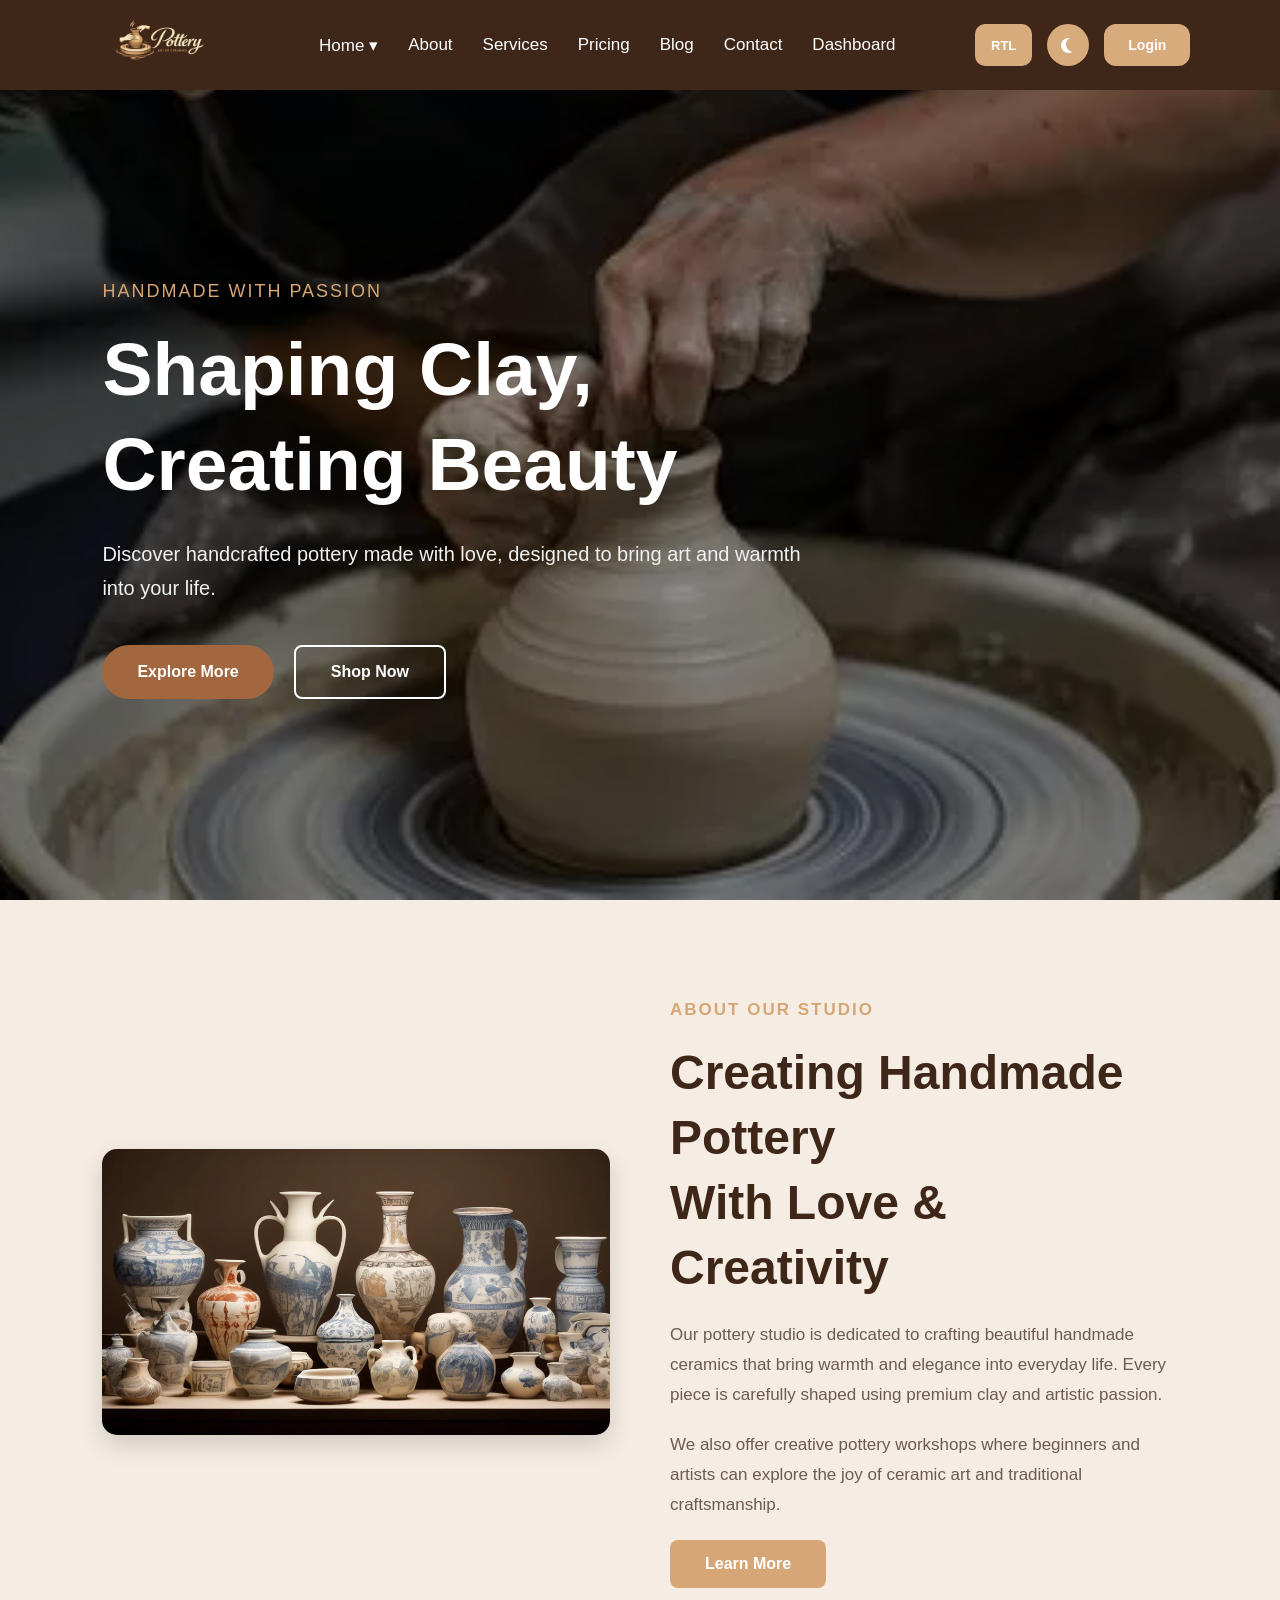
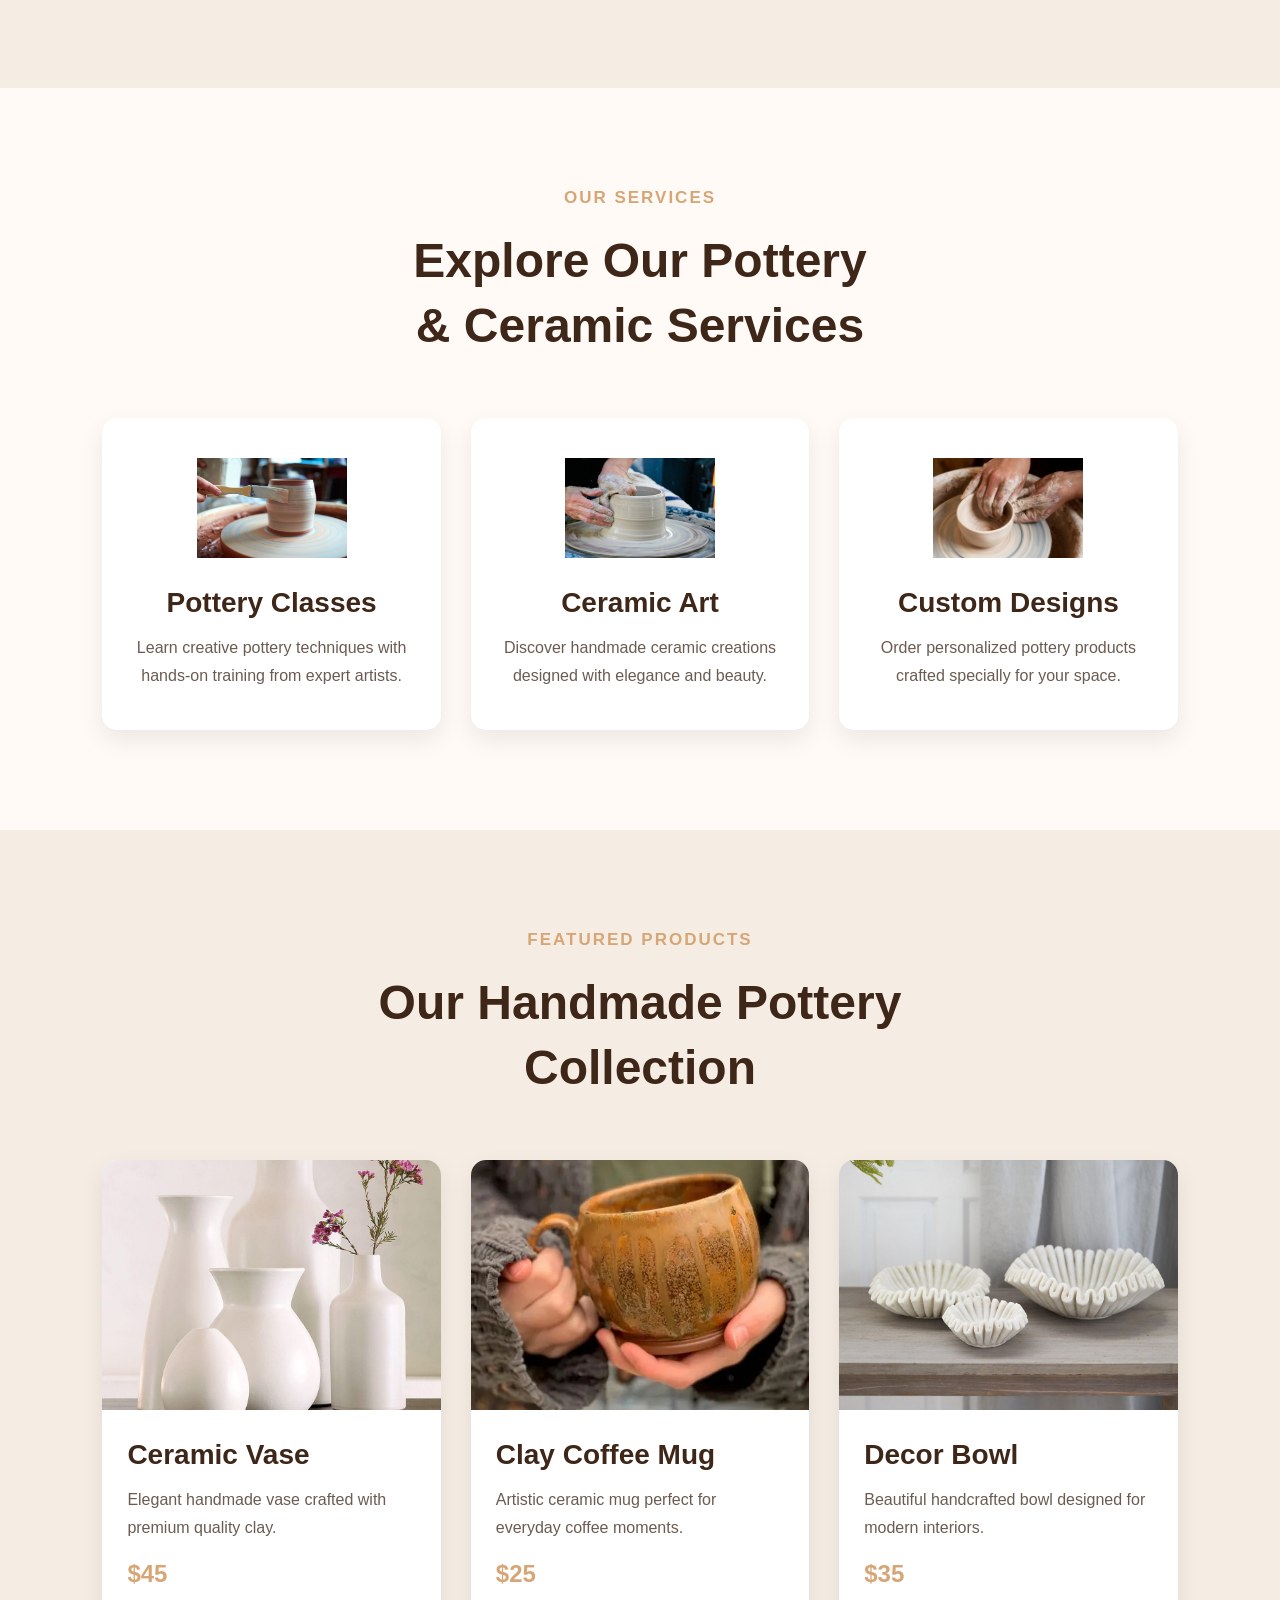
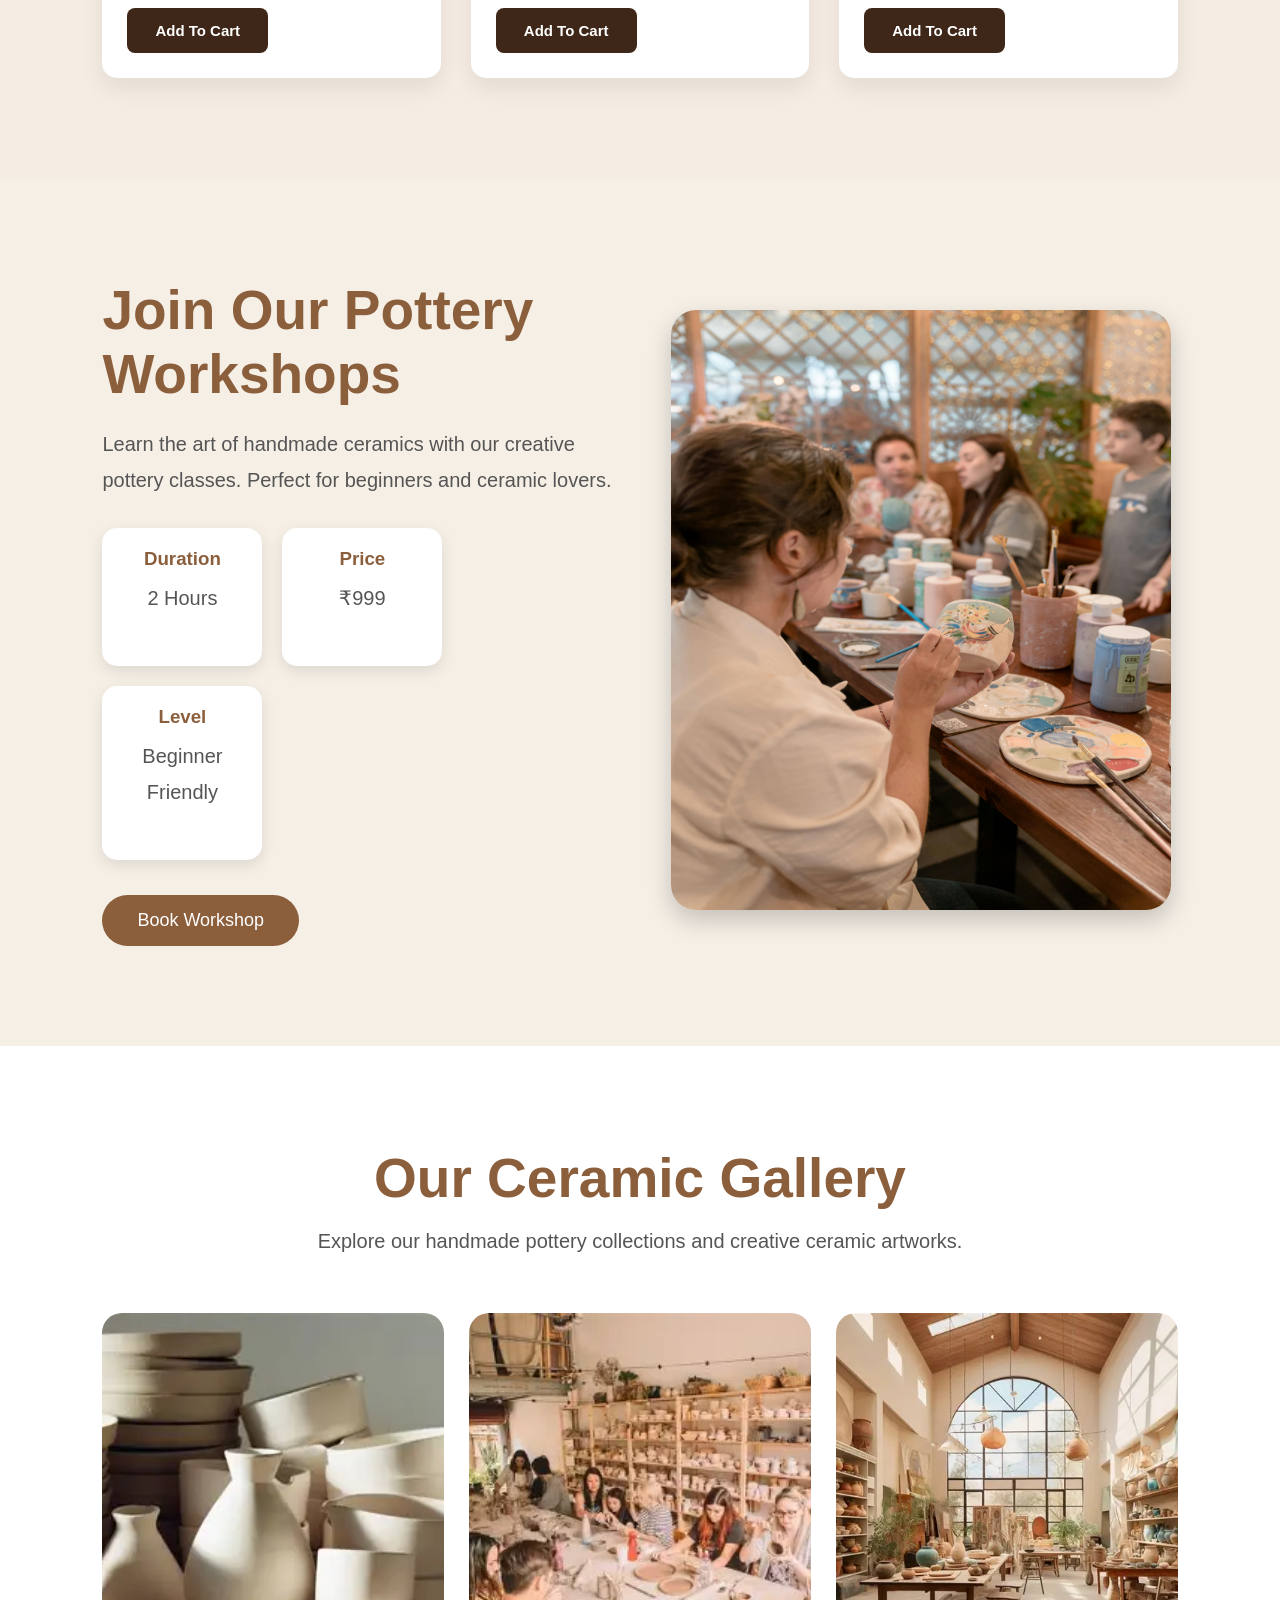
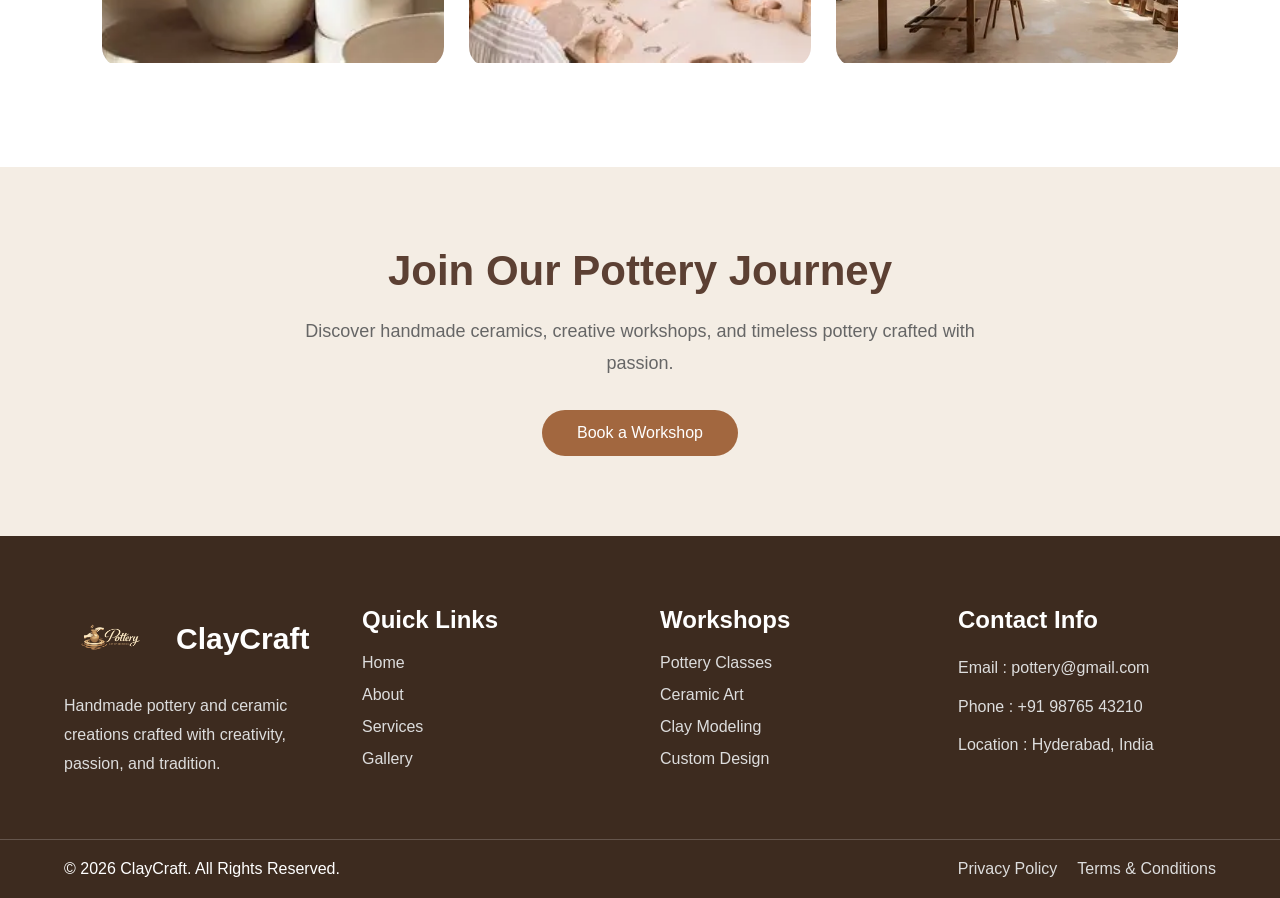
<file: index.html>
<!DOCTYPE html>
<html lang="en">
<head>
  <meta charset="UTF-8">
  <meta name="viewport" content="width=device-width, initial-scale=1.0">

  <title>Pottery Website</title>

  <link rel="stylesheet" href="index.css">
   <link rel="stylesheet" href="practice.css">
   <link rel="stylesheet" href="nav.css">
  <script src="script.js" defer></script>
</head>
<body>

 
  <nav class="navbar">

    <div class="logo">
      <img src="images/logo.png" alt="pottery-logo">
    </div>

    <ul class="nav-links">

      <li class="dropdown">

        <a href="index.html">Home ▾</a>

        <div class="dropdown-menu">
          <a href="home1.html">Home 1</a>
          <a href="home2.html">Home 2</a>
        </div>

      </li>

      <li><a href="about.html">About</a></li>
      <li><a href="services.html">Services</a></li>
      <li><a href="pricing.html">Pricing</a></li>
      <li><a href="blog.html">Blog</a></li>
      <li><a href="contact.html">Contact</a></li>
      <li><a href="dashboard.html">Dashboard</a></li>

         <li class="mobile-login-wrap">
<a href="login.html" class="mobile-login">Login</a>
</li>


    </ul>
 <div class="nav-buttons">

      <button class="btn" onclick="enableRTL()">RTL</button>
       <button class="logo-btn" type="button">
      <div class="moon"></div>
    </button>


   <button class="btn login-btn" onclick="openLoginPage()">
    Login
</button>

    </div>

     <div class="menu-btn" id="menuBtn">
        ☰
    </div>

</nav>


  <section class="hero">

    <div class="overlay"></div>

    <div class="hero-content">

      <span class="small-text">
        HANDMADE WITH PASSION
      </span>

      <h1>
        Shaping Clay, <br>
        Creating Beauty
      </h1>

      <p>
        Discover handcrafted pottery made with love,
        designed to bring art and warmth into your life.
      </p>

      <div class="hero-buttons">

        <button class="hero-btn explore-btn">
          Explore More
        </button>

        <button class="hero-btn shop-btn">
          Shop Now
        </button>

      </div>

    </div>

  </section>


<section class="about">

    <div class="about-image">

        <img src="images/about" alt="about-pottery">

    </div>

    <div class="about-content">

        <span>ABOUT OUR STUDIO</span>

        <h2>
            Creating Handmade Pottery <br>
            With Love & Creativity
        </h2>

        <p>
            Our pottery studio is dedicated to crafting beautiful
            handmade ceramics that bring warmth and elegance
            into everyday life. Every piece is carefully shaped
            using premium clay and artistic passion.
        </p>

        <p>
            We also offer creative pottery workshops where
            beginners and artists can explore the joy of
            ceramic art and traditional craftsmanship.
        </p>

        <button class="about-btn">
            Learn More
        </button>

    </div>

</section>


<section class="services">

    <div class="services-title">

        <span>OUR SERVICES</span>

        <h2>
            Explore Our Pottery <br>
            & Ceramic Services
        </h2>

    </div>

    <div class="services-container">


        <div class="service-card">

            <img src="images/service1" alt="pottery-class">

            <h3>Pottery Classes</h3>

            <p>
                Learn creative pottery techniques with
                hands-on training from expert artists.
            </p>

        </div>

        <div class="service-card">

            <img src="images/service2" alt="ceramic-art">

            <h3>Ceramic Art</h3>

            <p>
                Discover handmade ceramic creations
                designed with elegance and beauty.
            </p>

        </div>


        <div class="service-card">

            <img src="images/service3" alt="custom-design">

            <h3>Custom Designs</h3>

            <p>
                Order personalized pottery products
                crafted specially for your space.
            </p>

        </div>

    </div>

</section>

<section class="products">

    <div class="products-title">

        <span>FEATURED PRODUCTS</span>

        <h2>
            Our Handmade Pottery <br>
            Collection
        </h2>

    </div>

    <div class="products-container">

        <div class="product-card">

            <img src="images/ceramic.png" alt="ceramic-vase">

            <div class="product-content">

                <h3>Ceramic Vase</h3>

                <p>
                    Elegant handmade vase crafted with
                    premium quality clay.
                </p>

                <h4>$45</h4>

                <button>
                    Add To Cart
                </button>

            </div>

        </div>


        <div class="product-card">

            <img src="images/coffeemug" alt="coffee-mug">

            <div class="product-content">

                <h3>Clay Coffee Mug</h3>

                <p>
                    Artistic ceramic mug perfect for
                    everyday coffee moments.
                </p>

                <h4>$25</h4>

                <button>
                    Add To Cart
                </button>

            </div>

        </div>


        <div class="product-card">

            <img src="images/decorbowl.png" alt="decor-bowl">

            <div class="product-content">

                <h3>Decor Bowl</h3>

                <p>
                    Beautiful handcrafted bowl designed
                    for modern interiors.
                </p>

                <h4>$35</h4>

                <button>
                    Add To Cart
                </button>

            </div>

        </div>

    </div>

</section>


<section class="workshop">

    <div class="workshop-content">

        <div class="workshop-text">

            <h1>Join Our Pottery Workshops</h1>

            <p>
                Learn the art of handmade ceramics with our creative pottery classes.
                Perfect for beginners and ceramic lovers.
            </p>

            <div class="workshop-info">

                <div class="info-box">
                    <h3>Duration</h3>
                    <p>2 Hours</p>
                </div>

                <div class="info-box">
                    <h3>Price</h3>
                    <p>₹999</p>
                </div>

                <div class="info-box">
                    <h3>Level</h3>
                    <p>Beginner Friendly</p>
                </div>

            </div>

            <button>
                Book Workshop
            </button>

        </div>


        <div class="workshop-image">

            <img src="images/workshop.jpg" alt="pottery">

        </div>

    </div>

</section>

<section class="gallery">

    <div class="gallery-title">

        <h1>Our Ceramic Gallery</h1>

        <p>
            Explore our handmade pottery collections and creative ceramic artworks.
        </p>

    </div>

    <div class="gallery-container">

        <div class="gallery-card">
            <img src="images/gallery1.jpg" alt="gallery">
        </div>

        <div class="gallery-card">
            <img src="images/gallery2.jpg" alt="gallery">
        </div>

        <div class="gallery-card">
            <img src="images/gallery3.jpg" alt="gallery">
        </div>
        


    </div>

</section>

<section class="pottery-journey">

    <div class="journey-box">
        <h2>Join Our Pottery Journey</h2>

        <p>
            Discover handmade ceramics, creative workshops,
            and timeless pottery crafted with passion.
        </p>

        <a href="#" class="explore-btn">
            Book a Workshop
        </a>
    </div>

</section>


               <footer class="craft-footer">

    <div class="footer-container">

        <!-- Section 1 -->

        <div class="footer-box">

            <div class="footer-logo">
                <img src="images/logo.png" alt="logo">
                <h2>ClayCraft</h2>
            </div>

            <p>
                Handmade pottery and ceramic creations crafted
                with creativity, passion, and tradition.
            </p>

        </div>

        <div class="footer-box">

            <h3>Quick Links</h3>

            <ul>
                <li><a href="#">Home</a></li>
                <li><a href="#">About</a></li>
                <li><a href="#">Services</a></li>
                <li><a href="#">Gallery</a></li>
            </ul>

        </div>


        <!-- Section 3 -->

        <div class="footer-box">

            <h3>Workshops</h3>

            <ul>
                <li><a href="#">Pottery Classes</a></li>
                <li><a href="#">Ceramic Art</a></li>
                <li><a href="#">Clay Modeling</a></li>
                <li><a href="#">Custom Design</a></li>
            </ul>

        </div>


        <div class="footer-box">

            <h3>Contact Info</h3>

            <p>Email : pottery@gmail.com</p>
            <p>Phone : +91 98765 43210</p>
            <p>Location : Hyderabad, India</p>

        </div>

    </div>


    <div class="footer-last">

        <p>
            © 2026 ClayCraft. All Rights Reserved.
        </p>

        <div class="footer-policy-links">
            <a href="#">Privacy Policy</a>
            <a href="#">Terms & Conditions</a>
        </div>

    </div>

</footer>
</body>
</html>
</file>
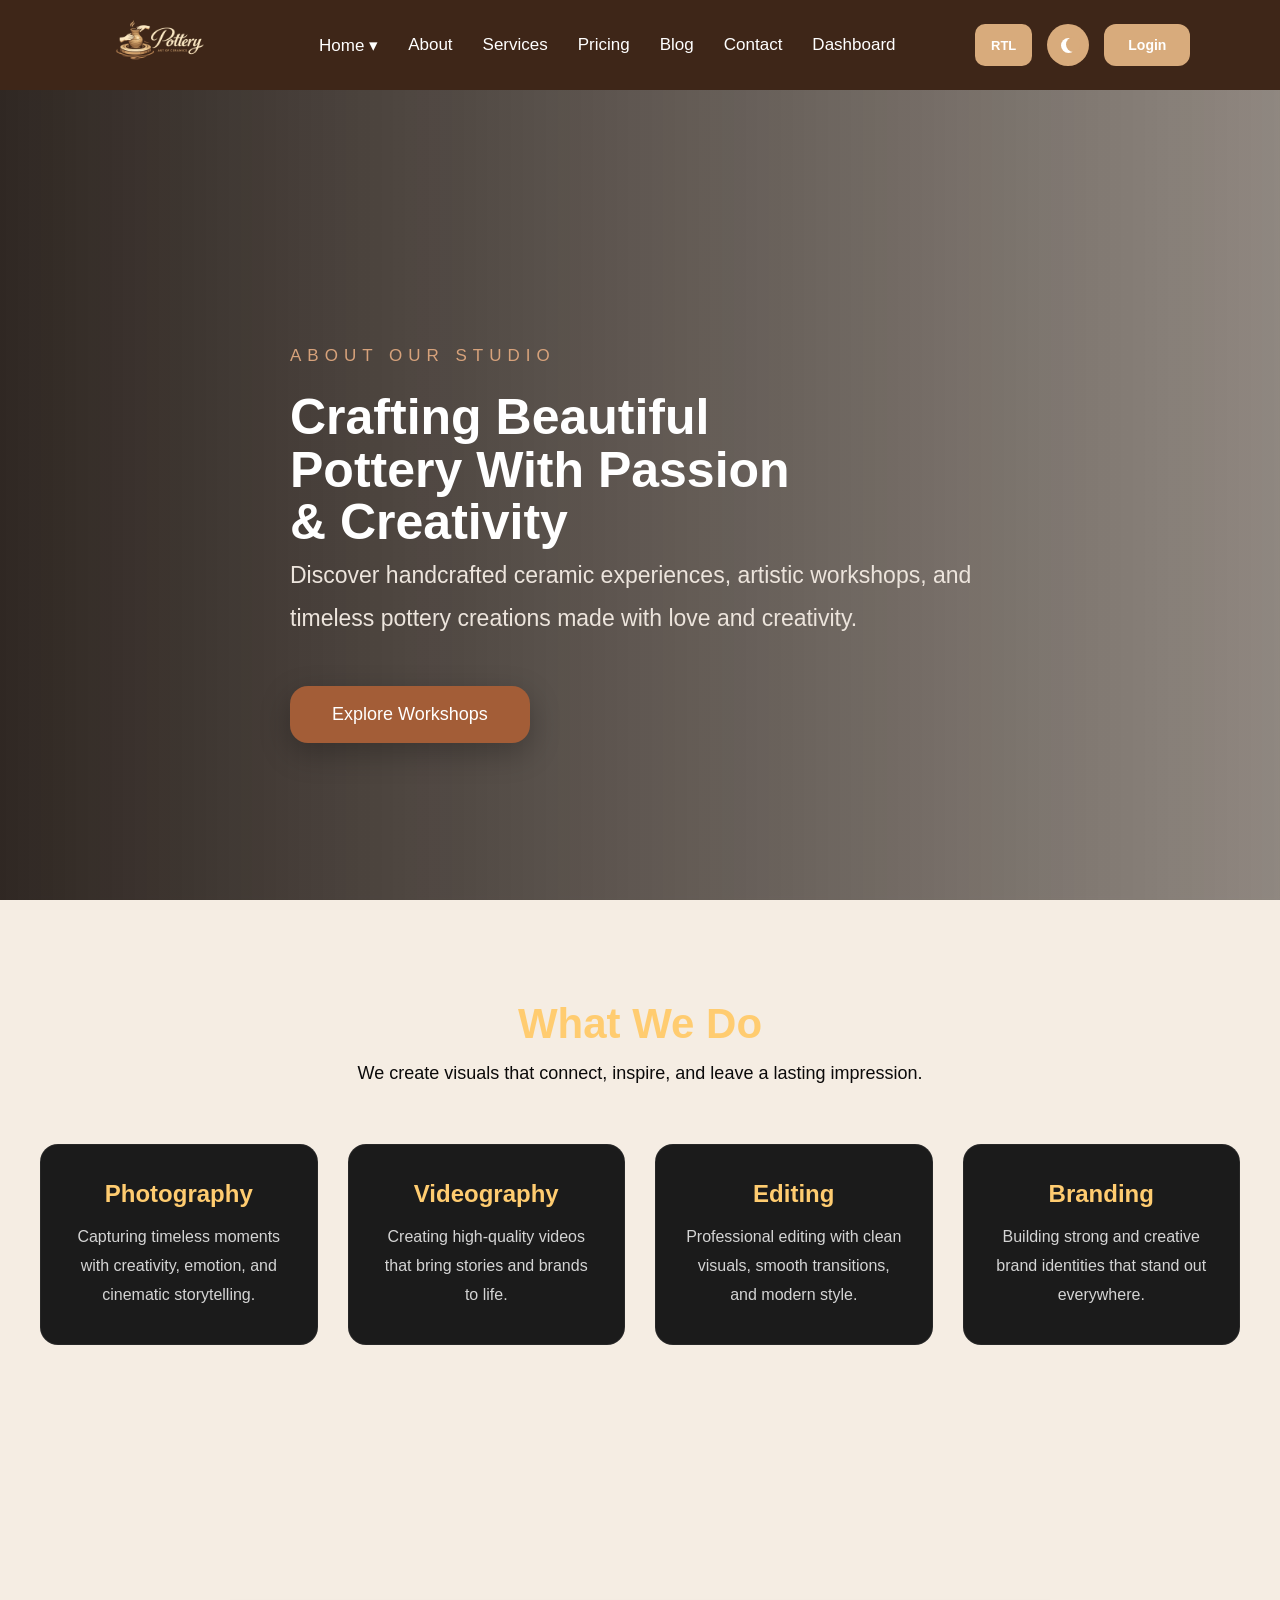
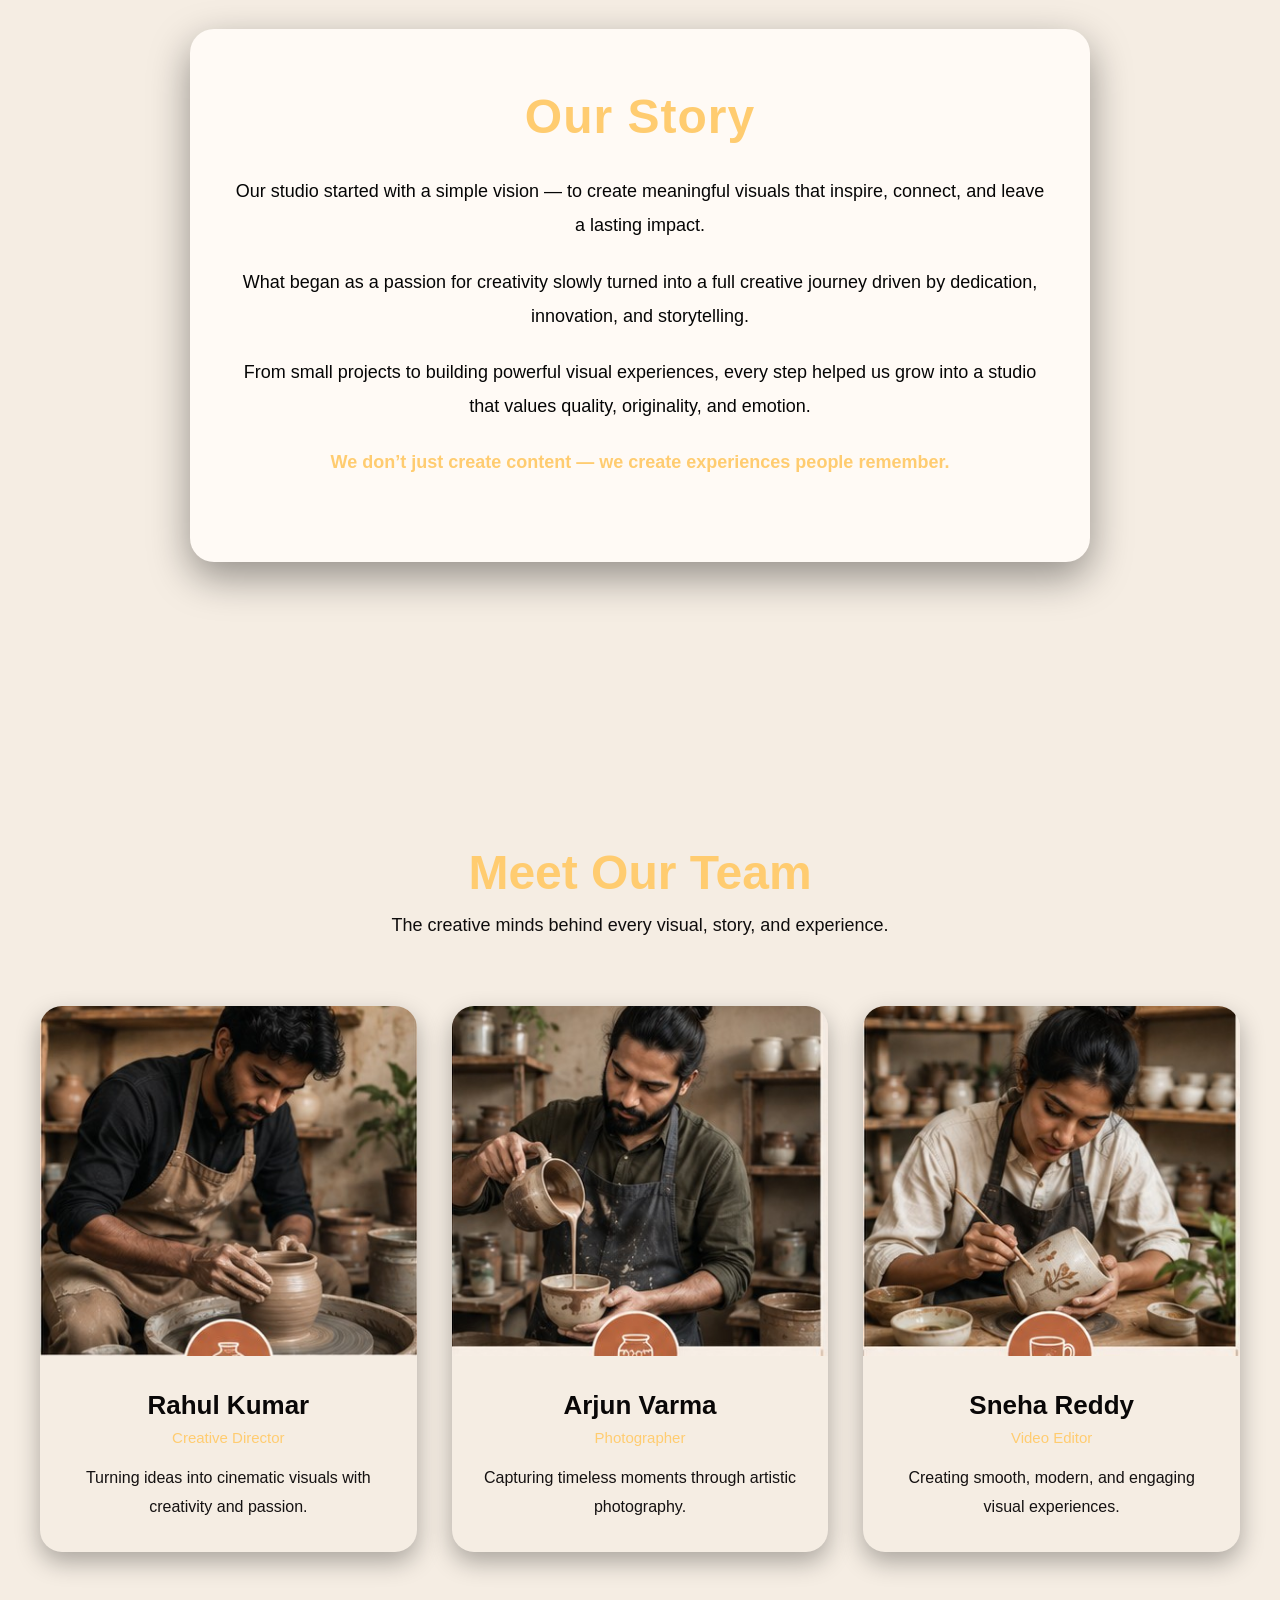
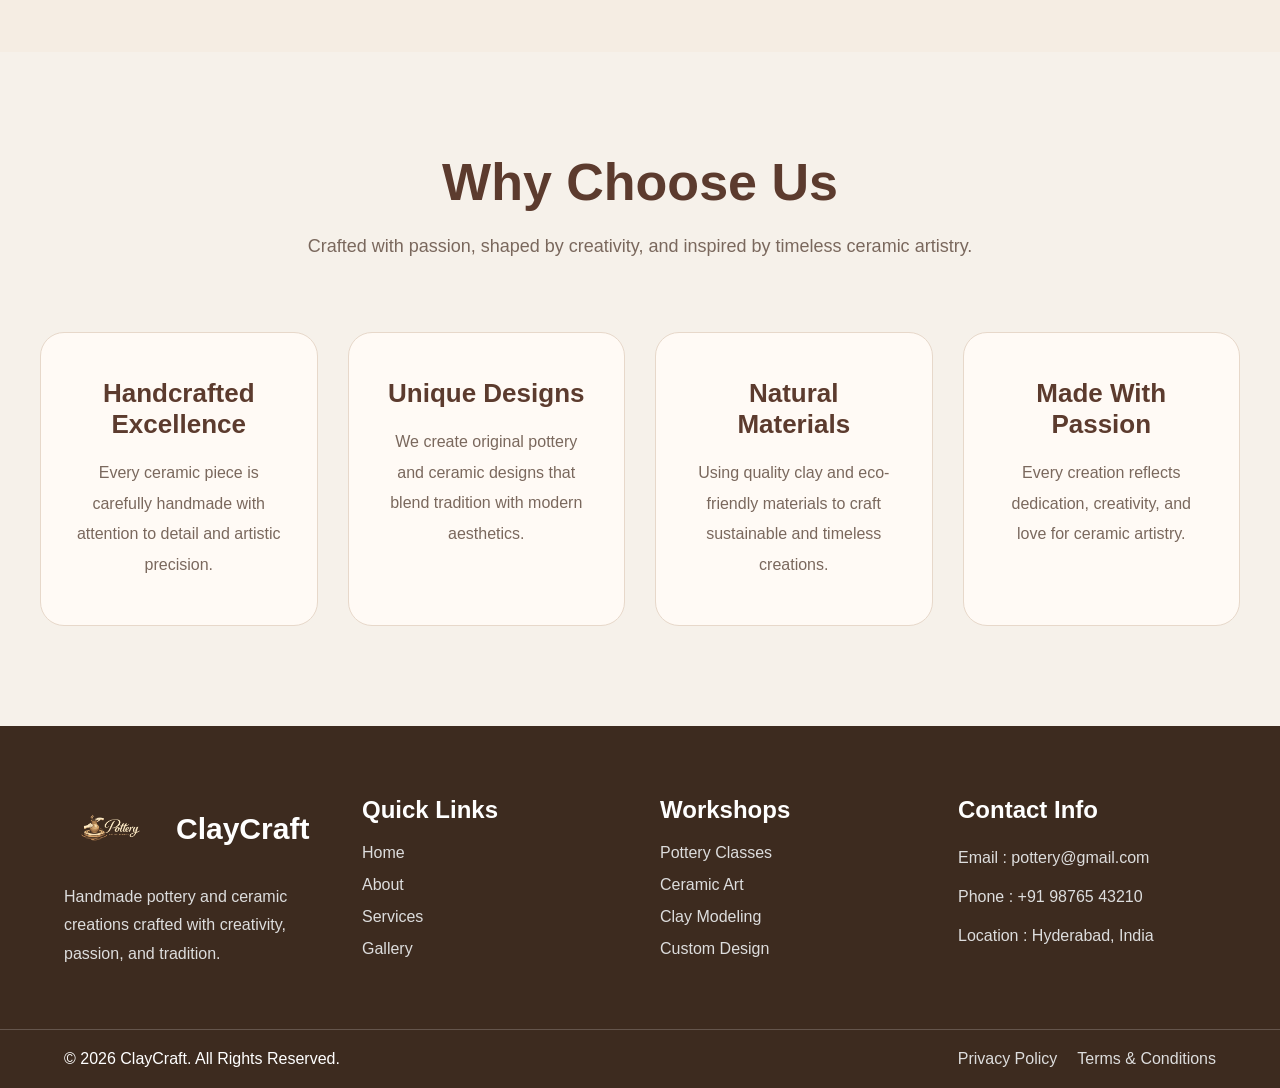
<file: about.html>
<!DOCTYPE html>
<html lang="en">
<head>
  <meta charset="UTF-8">
  <meta name="viewport" content="width=device-width, initial-scale=1.0">

  <title>Pottery Website</title>

  <link rel="stylesheet" href="about.css">
    <link rel="stylesheet" href="practice.css">
    <link rel="stylesheet" href="nav.css">
  <script src="script.js" defer></script>
</head>
<body>

  <nav class="navbar">

    <div class="logo">
      <img src="images/logo.png" alt="pottery-logo">
    </div>

    <ul class="nav-links">

      <li class="dropdown">

        <a href="index.html">Home ▾</a>

        <div class="dropdown-menu">
          <a href="home1.html">Home 1</a>
          <a href="home2.html">Home 2</a>
        </div>

      </li>

      <li><a href="about.html">About</a></li>
      <li><a href="services.html">Services</a></li>
      <li><a href="pricing.html">Pricing</a></li>
      <li><a href="blog.html">Blog</a></li>
      <li><a href="contact.html">Contact</a></li>
      <li><a href="dashboard.html">Dashboard</a></li>

         <li class="mobile-login-wrap">
<a href="login.html" class="mobile-login">Login</a>
</li>

    </ul>

    <div class="nav-buttons">

      <button class="btn" onclick="enableRTL()">RTL</button>
       <button class="logo-btn" type="button">
      <div class="moon"></div>
    </button>


   <button class="btn login-btn" onclick="openLoginPage()">
    Login
</button>

    </div>

     <div class="menu-btn" id="menuBtn">
        ☰
    </div>

  </nav>

  <section class="about-hero">

  
  <div class="overlay"></div>


  <div class="hero-content">

    <p class="sub-title">
      ABOUT OUR STUDIO
    </p>

    <h1>
      Crafting Beautiful <br>
      Pottery With Passion <br>
      & Creativity
    </h1>

    <p class="description">
      Discover handcrafted ceramic experiences,
      artistic workshops, and timeless pottery
      creations made with love and creativity.
    </p>

    <div class="hero-buttons">

      <button class="primary-btn">
        Explore Workshops
      </button>


    </div>

  </div>

</section>

<section class="services-section">

  <div class="container">

    <h2>What We Do</h2>

    <p class="section-subtitle">
      We create visuals that connect, inspire, and leave a lasting impression.
    </p>

    <div class="services-grid">

      <div class="service-card">
        <h3>Photography</h3>
        <p>
          Capturing timeless moments with creativity,
          emotion, and cinematic storytelling.
        </p>
      </div>

      <div class="service-card">
        <h3>Videography</h3>
        <p>
          Creating high-quality videos that bring
          stories and brands to life.
        </p>
      </div>

      <div class="service-card">
        <h3>Editing</h3>
        <p>
          Professional editing with clean visuals,
          smooth transitions, and modern style.
        </p>
      </div>

      <div class="service-card">
        <h3>Branding</h3>
        <p>
          Building strong and creative brand identities
          that stand out everywhere.
        </p>
      </div>

    </div>

  </div>
  </section>

  <section class="our-story">

  <div class="story-container">

    <div class="story-content">
      <h2>Our Story</h2>

      <p>
        Our studio started with a simple vision —
        to create meaningful visuals that inspire,
        connect, and leave a lasting impact.
      </p>

      <p>
        What began as a passion for creativity slowly
        turned into a full creative journey driven by
        dedication, innovation, and storytelling.
      </p>

      <p>
        From small projects to building powerful visual
        experiences, every step helped us grow into
        a studio that values quality, originality,
        and emotion.
      </p>

      <p class="highlight">
        We don’t just create content —
        we create experiences people remember.
      </p>
    </div>

  </div>

</section>

<section class="team-section">

  <div class="team-container">

    <div class="section-title">
      <h2>Meet Our Team</h2>
      <p>
        The creative minds behind every visual, story, and experience.
      </p>
    </div>

    <div class="team-grid">

      <!-- Team Member -->

      <div class="team-card">
        <img src="images/potterysection1.jpg" alt="Team Member">

        <div class="team-info">
          <h3>Rahul Kumar</h3>
          <span>Creative Director</span>

          <p>
            Turning ideas into cinematic visuals with creativity and passion.
          </p>
        </div>
      </div>

      <!-- Team Member -->

      <div class="team-card">
        <img src="images/potterysection3.jpg" alt="Team Member">

        <div class="team-info">
          <h3>Arjun Varma</h3>
          <span>Photographer</span>

          <p>
            Capturing timeless moments through artistic photography.
          </p>
        </div>
      </div>


      <div class="team-card">
        <img src="images/potterysection2.jpg" alt="Team Member">

        <div class="team-info">
          <h3>Sneha Reddy</h3>
          <span>Video Editor</span>

          <p>
            Creating smooth, modern, and engaging visual experiences.
          </p>
        </div>
      </div>

    </div>

  </div>

</section>

<section class="choose-us">

  <div class="choose-container">

    <div class="section-header">
      <h2>Why Choose Us</h2>

      <p>
        Crafted with passion, shaped by creativity,
        and inspired by timeless ceramic artistry.
      </p>
    </div>

    <div class="choose-grid">

      <!-- Card -->

      <div class="choose-card">
        <h3>Handcrafted Excellence</h3>

        <p>
          Every ceramic piece is carefully handmade
          with attention to detail and artistic precision.
        </p>
      </div>

      <!-- Card -->

      <div class="choose-card">
        <h3>Unique Designs</h3>

        <p>
          We create original pottery and ceramic designs
          that blend tradition with modern aesthetics.
        </p>
      </div>

      <!-- Card -->

      <div class="choose-card">
        <h3>Natural Materials</h3>

        <p>
          Using quality clay and eco-friendly materials
          to craft sustainable and timeless creations.
        </p>
      </div>

      <!-- Card -->

      <div class="choose-card">
        <h3>Made With Passion</h3>

        <p>
          Every creation reflects dedication,
          creativity, and love for ceramic artistry.
        </p>
      </div>

    </div>

  </div>

</section>

   <footer class="craft-footer">

    <div class="footer-container">

        <!-- Section 1 -->

        <div class="footer-box">

            <div class="footer-logo">
                <img src="images/logo.png" alt="logo">
                <h2>ClayCraft</h2>
            </div>

            <p>
                Handmade pottery and ceramic creations crafted
                with creativity, passion, and tradition.
            </p>

        </div>

        <div class="footer-box">

            <h3>Quick Links</h3>

            <ul>
                <li><a href="#">Home</a></li>
                <li><a href="#">About</a></li>
                <li><a href="#">Services</a></li>
                <li><a href="#">Gallery</a></li>
            </ul>

        </div>


        <!-- Section 3 -->

        <div class="footer-box">

            <h3>Workshops</h3>

            <ul>
                <li><a href="#">Pottery Classes</a></li>
                <li><a href="#">Ceramic Art</a></li>
                <li><a href="#">Clay Modeling</a></li>
                <li><a href="#">Custom Design</a></li>
            </ul>

        </div>


        <div class="footer-box">

            <h3>Contact Info</h3>

            <p>Email : pottery@gmail.com</p>
            <p>Phone : +91 98765 43210</p>
            <p>Location : Hyderabad, India</p>

        </div>

    </div>


    <div class="footer-last">

        <p>
            © 2026 ClayCraft. All Rights Reserved.
        </p>

        <div class="footer-policy-links">
            <a href="#">Privacy Policy</a>
            <a href="#">Terms & Conditions</a>
        </div>

    </div>

</footer>

  </body>
  </html>
</file>
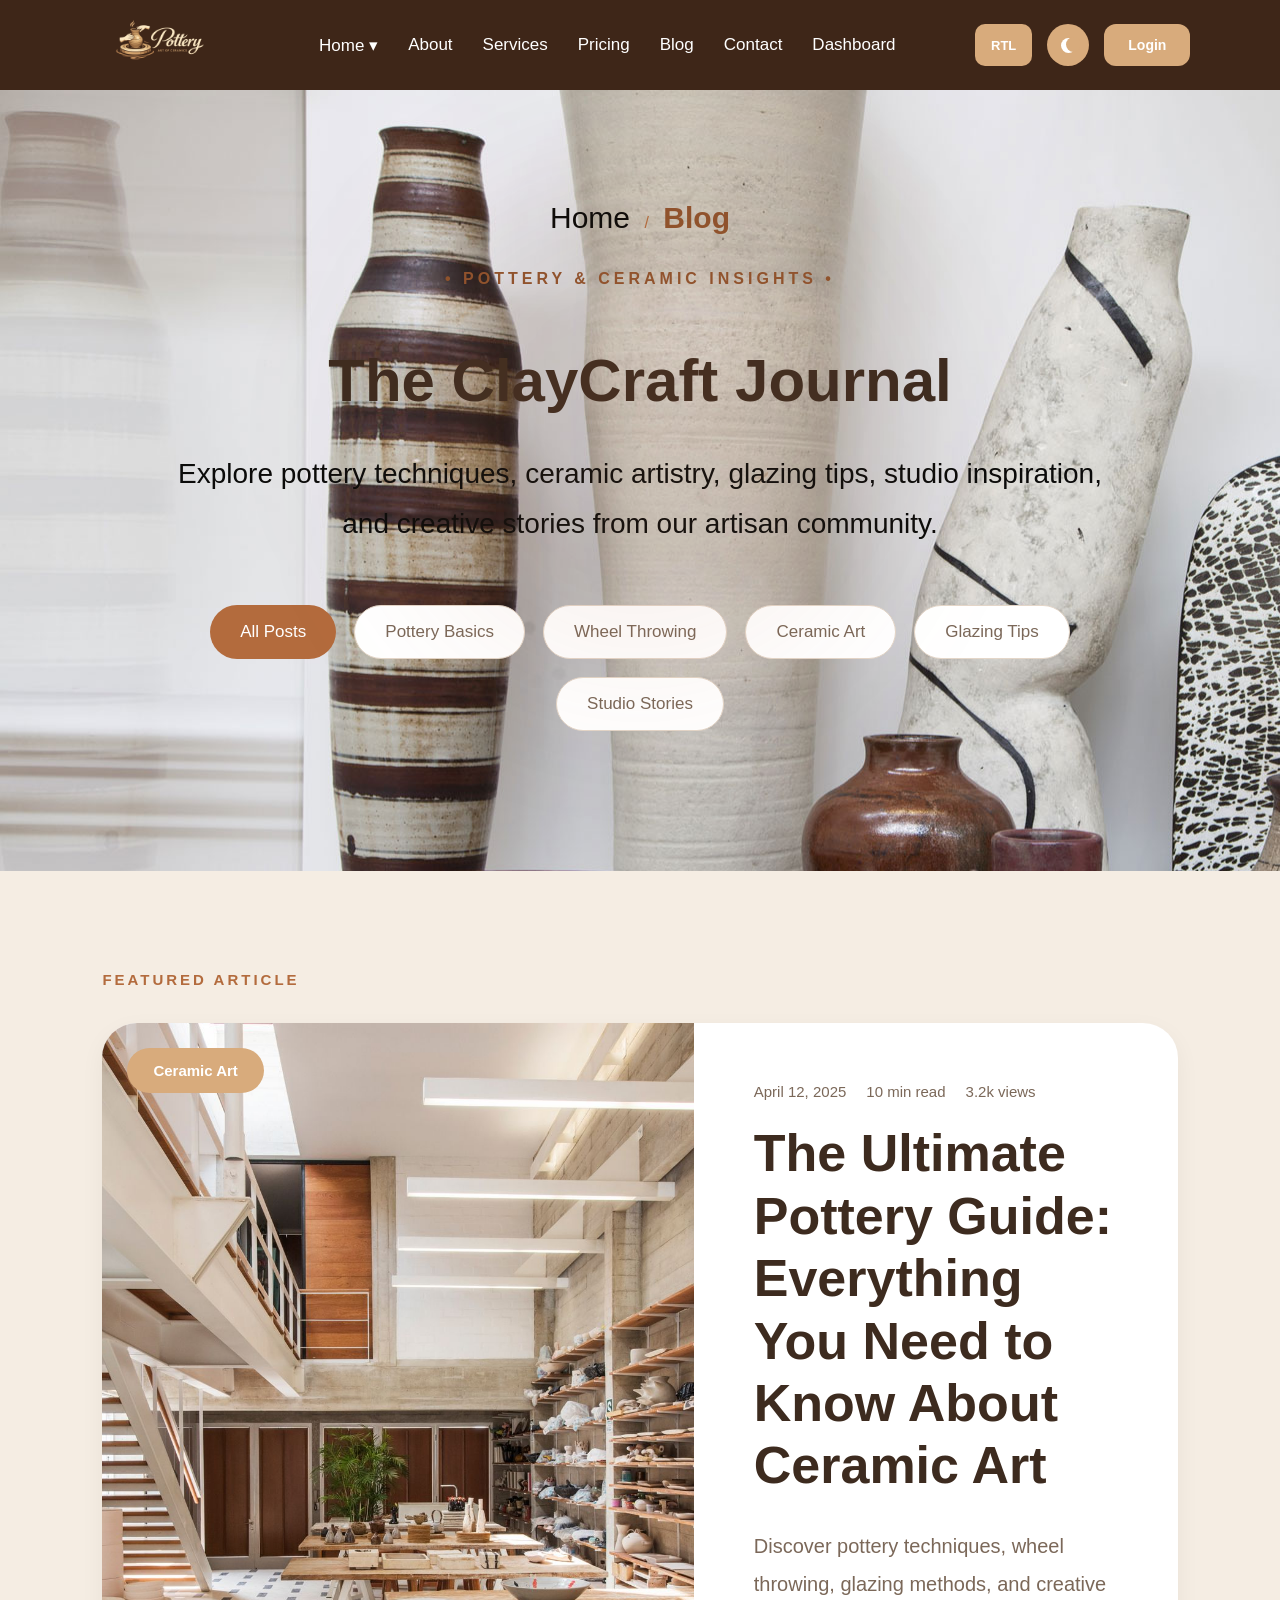
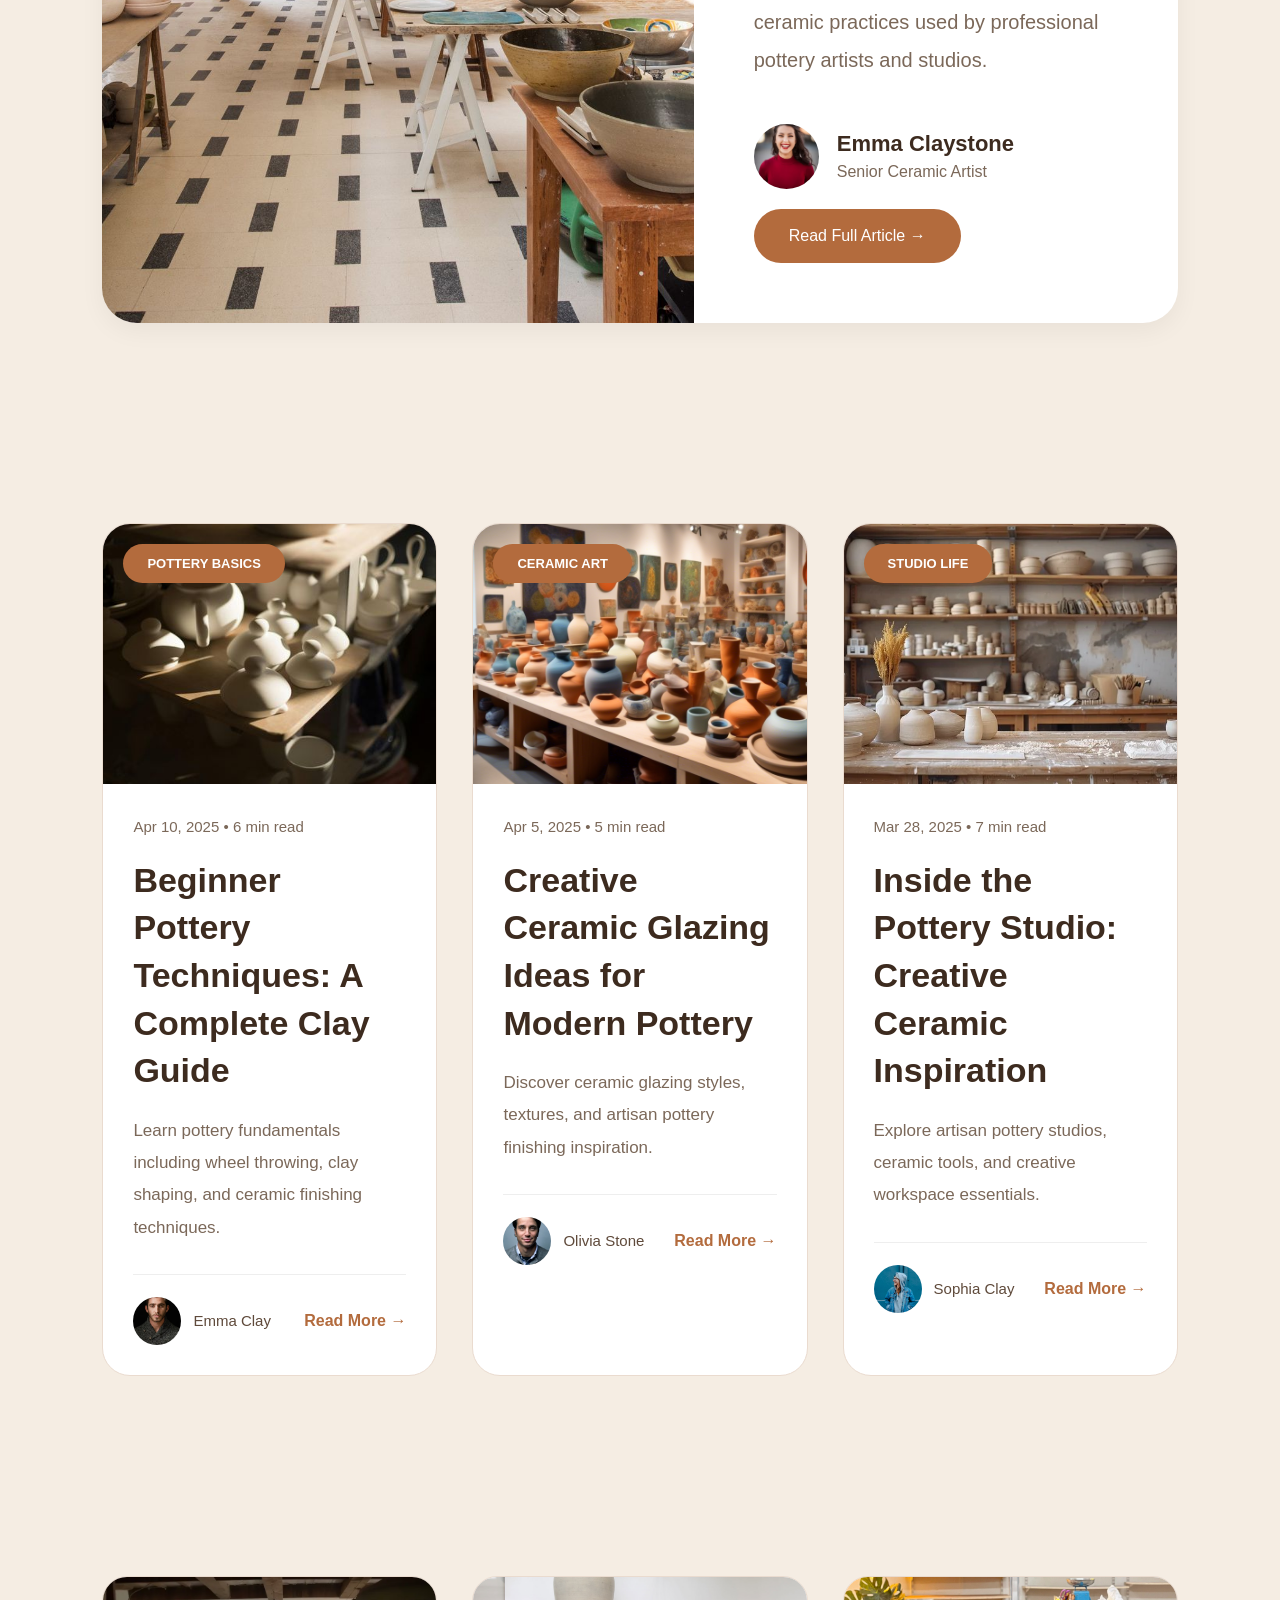
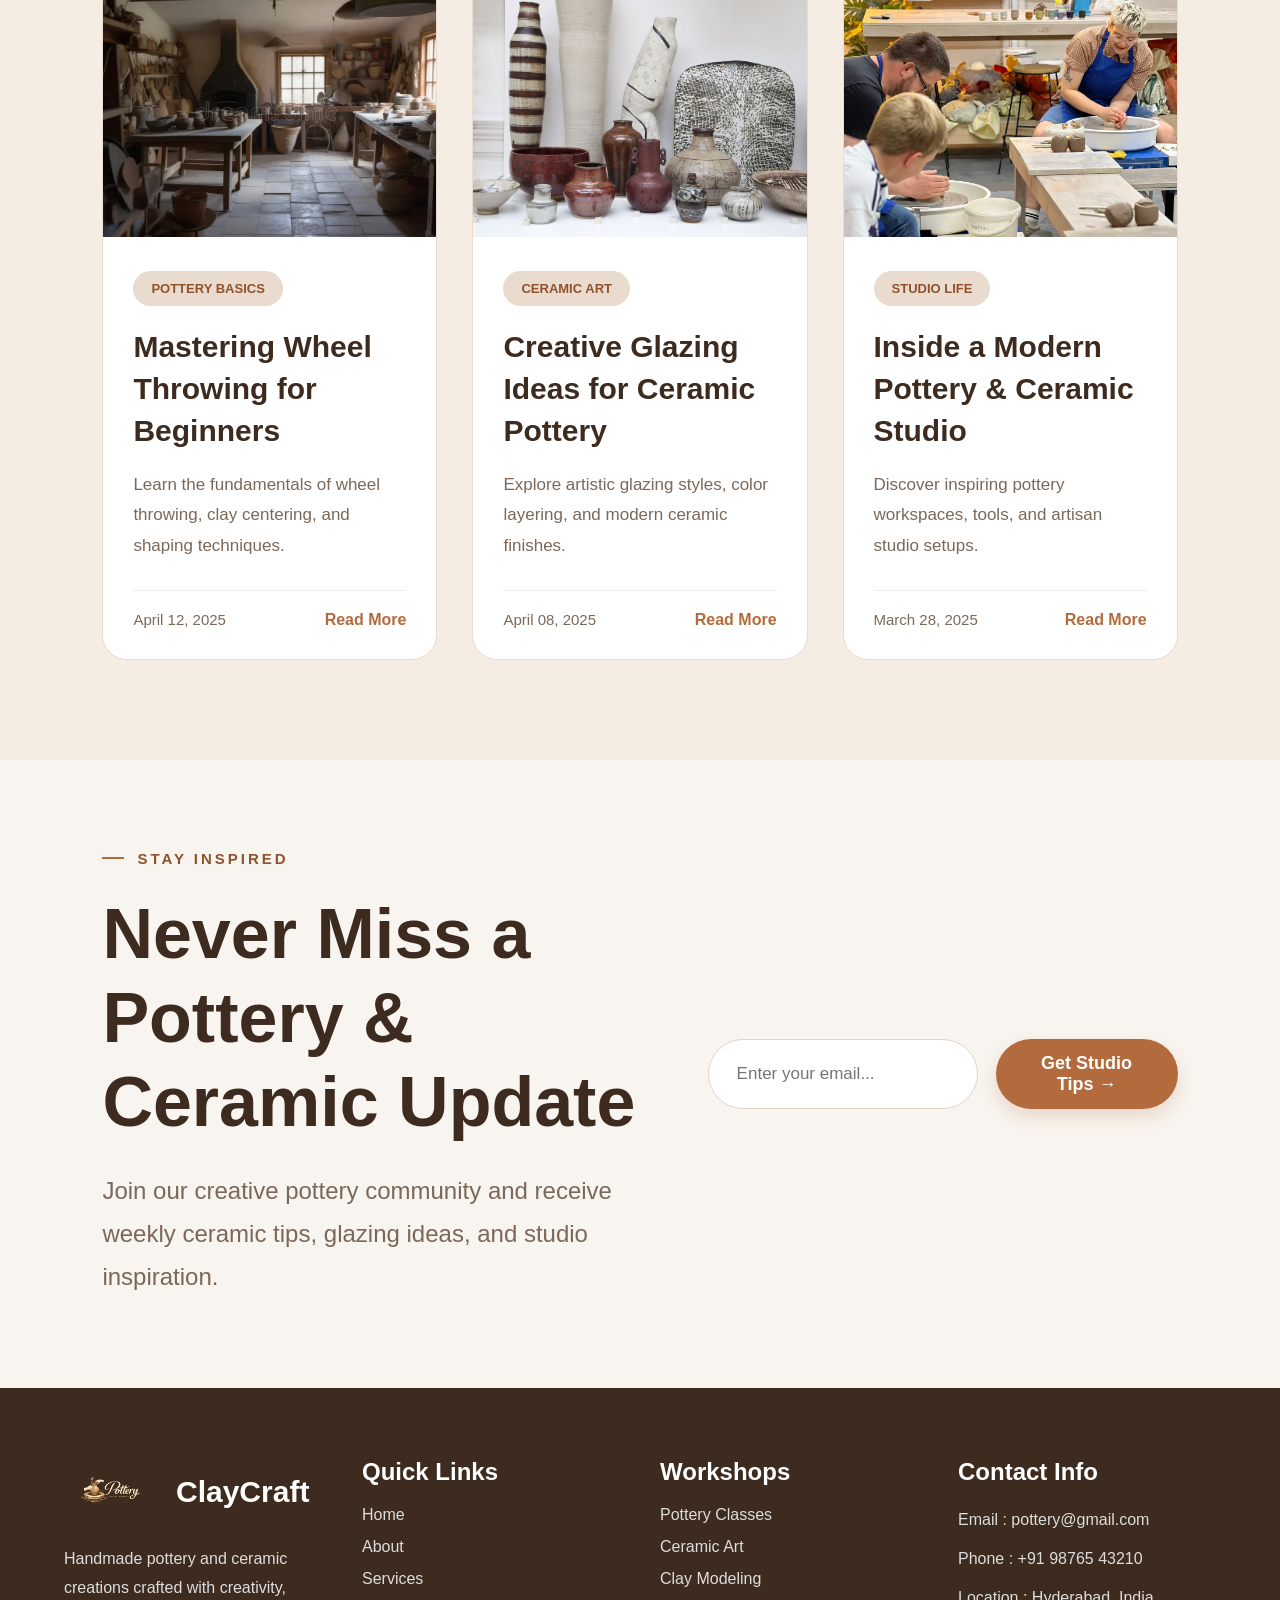
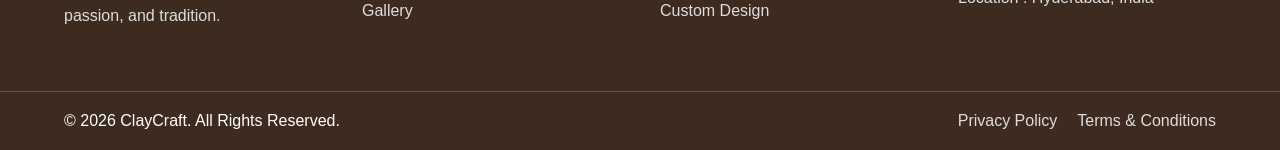
<file: blog.html>
<!DOCTYPE html>
<html lang="en">
<head>
  <meta charset="UTF-8">
  <meta name="viewport" content="width=device-width, initial-scale=1.0">

  <title>Pottery Website</title>

  <link rel="stylesheet" href="blog.css">
   <link rel="stylesheet" href="practice.css">
   <link rel="stylesheet" href="nav.css">
  <script src="script.js" defer></script>
</head>
<body>


  <nav class="navbar">

    <div class="logo">
      <img src="images/logo.png" alt="pottery-logo">
    </div>

    <ul class="nav-links">

      <li class="dropdown">

        <a href="index.html">Home ▾</a>

        <div class="dropdown-menu">
          <a href="home1.html">Home 1</a>
          <a href="home2.html">Home 2</a>
        </div>

      </li>

      <li><a href="about.html">About</a></li>
      <li><a href="services.html">Services</a></li>
      <li><a href="pricing.html">Pricing</a></li>
      <li><a href="blog.html">Blog</a></li>
      <li><a href="contact.html">Contact</a></li>
      <li><a href="dashboard.html">Dashboard</a></li>

         <li class="mobile-login-wrap">
<a href="login.html" class="mobile-login">Login</a>
</li>

    </ul>

      <div class="nav-buttons">

      <button class="btn" onclick="enableRTL()">RTL</button>
       <button class="logo-btn" type="button">
      <div class="moon"></div>
    </button>


   <button class="btn login-btn" onclick="openLoginPage()">
    Login
</button>

    </div>

     <div class="menu-btn" id="menuBtn">
        ☰
    </div>

  </nav>



<section class="blog-hero">


    <div class="breadcrumb">

        <a href="home1.html">Home</a>

        <span>/</span>

        <a href="blog.html" class="active">
            Blog
        </a>

    </div>


    <div class="hero-tag">
        • POTTERY & CERAMIC INSIGHTS •
    </div>


    <h1>
        The ClayCraft Journal
    </h1>

    <p>
        Explore pottery techniques, ceramic artistry,
        glazing tips, studio inspiration, and creative
        stories from our artisan community.
    </p>

    <!-- CATEGORY BUTTONS -->

    <div class="hero-buttons">

        <button class="active-btn">
            All Posts
        </button>

        <button>
            Pottery Basics
        </button>

        <button>
            Wheel Throwing
        </button>

        <button>
            Ceramic Art
        </button>

        <button>
            Glazing Tips
        </button>

        <button>
            Studio Stories
        </button>

    </div>

</section>

<!-- ===== FEATURED BLOG SECTION ===== -->

<section class="featured-section">

    <!-- TOP TAG -->

    <div class="featured-tag">
        FEATURED ARTICLE
    </div>

    <!-- FEATURED CARD -->

    <div class="featured-card">

        <!-- IMAGE -->

        <div class="featured-image">

            <img src="images/blog.jpg" alt="Pottery Studio">

            <span class="category-tag">
                Ceramic Art
            </span>

        </div>

        <!-- CONTENT -->

        <div class="featured-content">

            <!-- META -->

            <div class="blog-meta">

                <span>April 12, 2025</span>

                <span>10 min read</span>

                <span>3.2k views</span>

            </div>

            <!-- TITLE -->

            <h2>
                The Ultimate Pottery Guide:
                Everything You Need to Know
                About Ceramic Art
            </h2>

            <!-- DESCRIPTION -->

            <p>
                Discover pottery techniques, wheel throwing,
                glazing methods, and creative ceramic practices
                used by professional pottery artists and studios.
            </p>

            <!-- AUTHOR -->

            <div class="author-box">

                <div class="author-info">

                    <img src="images/workshop1.jpg" alt="Author">

                    <div>

                        <h4>Emma Claystone</h4>

                        <span>Senior Ceramic Artist</span>

                    </div>

                </div>

                <!-- BUTTON -->

                <button>
                    Read Full Article →
                </button>

            </div>

        </div>

    </div>

</section>

<!-- ===== POTTERY BLOG CARDS ===== -->

<section class="pottery-blog-section">

    <div class="blog-container">

        <!-- CARD 1 -->

        <div class="blog-card">

            <div class="blog-image">

                <img src="images/pottery1.jpg" alt="Pottery">

                <span class="blog-tag">
                    POTTERY BASICS
                </span>

            </div>

            <div class="blog-content">

                <div class="blog-meta">
                    Apr 10, 2025 • 6 min read
                </div>

                <h3>
                    Beginner Pottery Techniques:
                    A Complete Clay Guide
                </h3>

                <p>
                    Learn pottery fundamentals including wheel throwing,
                    clay shaping, and ceramic finishing techniques.
                </p>

                <div class="blog-footer">

                    <div class="author">

                        <img src="images/workshop4.jpg" alt="Author">

                        <span>
                            Emma Clay
                        </span>

                    </div>

                    <a href="#">
                        Read More →
                    </a>

                </div>

            </div>

        </div>

        <!-- CARD 2 -->

        <div class="blog-card">

            <div class="blog-image">

                <img src="images/pottery2.png" alt="Ceramic">

                <span class="blog-tag">
                    CERAMIC ART
                </span>

            </div>

            <div class="blog-content">

                <div class="blog-meta">
                    Apr 5, 2025 • 5 min read
                </div>

                <h3>
                    Creative Ceramic Glazing
                    Ideas for Modern Pottery
                </h3>

                <p>
                    Discover ceramic glazing styles, textures,
                    and artisan pottery finishing inspiration.
                </p>

                <div class="blog-footer">

                    <div class="author">

                        <img src="images/workshop2.jpg" alt="Author">

                        <span>
                            Olivia Stone
                        </span>

                    </div>

                    <a href="#">
                        Read More →
                    </a>

                </div>

            </div>

        </div>

        <!-- CARD 3 -->

        <div class="blog-card">

            <div class="blog-image">

                <img src="images/pottery3.jpg" alt="Studio">

                <span class="blog-tag">
                    STUDIO LIFE
                </span>

            </div>

            <div class="blog-content">

                <div class="blog-meta">
                    Mar 28, 2025 • 7 min read
                </div>

                <h3>
                    Inside the Pottery Studio:
                    Creative Ceramic Inspiration
                </h3>

                <p>
                    Explore artisan pottery studios, ceramic tools,
                    and creative workspace essentials.
                </p>

                <div class="blog-footer">

                    <div class="author">

                        <img src="images/workshop3.jpg" alt="Author">

                        <span>
                            Sophia Clay
                        </span>

                    </div>

                    <a href="#">
                        Read More →
                    </a>

                </div>

            </div>

        </div>

    </div>

</section>

<!-- ===== BLOG CARDS SECTION ===== -->

<section class="ceramic-blog-section">

    <div class="blog-wrapper">

        <!-- CARD 1 -->

        <div class="ceramic-card">

            <div class="card-image">
                <img src="images/blog1.jpg" alt="Pottery Art">
            </div>

            <div class="card-content">

                <span class="blog-category">
                    POTTERY BASICS
                </span>

                <h3>
                    Mastering Wheel Throwing
                    for Beginners
                </h3>

                <p>
                    Learn the fundamentals of wheel throwing,
                    clay centering, and shaping techniques.
                </p>

                <div class="card-bottom">

                    <span>
                        April 12, 2025
                    </span>

                    <a href="#">
                        Read More
                    </a>

                </div>

            </div>

        </div>

        <!-- CARD 2 -->

        <div class="ceramic-card">

            <div class="card-image">
                <img src="images/blog2.jpg" alt="Ceramic Studio">
            </div>

            <div class="card-content">

                <span class="blog-category">
                    CERAMIC ART
                </span>

                <h3>
                    Creative Glazing Ideas
                    for Ceramic Pottery
                </h3>

                <p>
                    Explore artistic glazing styles, color layering,
                    and modern ceramic finishes.
                </p>

                <div class="card-bottom">

                    <span>
                        April 08, 2025
                    </span>

                    <a href="#">
                        Read More
                    </a>

                </div>

            </div>

        </div>

        <!-- CARD 3 -->

        <div class="ceramic-card">

            <div class="card-image">
                <img src="images/gallery4.jpg" alt="Clay Studio">
            </div>

            <div class="card-content">

                <span class="blog-category">
                    STUDIO LIFE
                </span>

                <h3>
                    Inside a Modern Pottery
                    & Ceramic Studio
                </h3>

                <p>
                    Discover inspiring pottery workspaces,
                    tools, and artisan studio setups.
                </p>

                <div class="card-bottom">

                    <span>
                        March 28, 2025
                    </span>

                    <a href="#">
                        Read More
                    </a>

                </div>

            </div>

        </div>

    </div>

</section>

<!-- ===== NEWSLETTER SECTION ===== -->

<section class="newsletter-section">

    <!-- LEFT CONTENT -->

    <div class="newsletter-content">

        <span class="newsletter-tag">
            STAY INSPIRED
        </span>

        <h2>
            Never Miss a Pottery
            & Ceramic Update
        </h2>

        <p>
            Join our creative pottery community and receive
            weekly ceramic tips, glazing ideas, and studio inspiration.
        </p>

    </div>

    <!-- RIGHT FORM -->

    <div class="newsletter-form">

        <input type="email" placeholder="Enter your email...">

        <button>
            Get Studio Tips →
        </button>

    </div>

</section>

  
               <footer class="craft-footer">

    <div class="footer-container">

        <!-- Section 1 -->

        <div class="footer-box">

            <div class="footer-logo">
                <img src="images/logo.png" alt="logo">
                <h2>ClayCraft</h2>
            </div>

            <p>
                Handmade pottery and ceramic creations crafted
                with creativity, passion, and tradition.
            </p>

        </div>

        <div class="footer-box">

            <h3>Quick Links</h3>

            <ul>
                <li><a href="#">Home</a></li>
                <li><a href="#">About</a></li>
                <li><a href="#">Services</a></li>
                <li><a href="#">Gallery</a></li>
            </ul>

        </div>


        <!-- Section 3 -->

        <div class="footer-box">

            <h3>Workshops</h3>

            <ul>
                <li><a href="#">Pottery Classes</a></li>
                <li><a href="#">Ceramic Art</a></li>
                <li><a href="#">Clay Modeling</a></li>
                <li><a href="#">Custom Design</a></li>
            </ul>

        </div>


        <div class="footer-box">

            <h3>Contact Info</h3>

            <p>Email : pottery@gmail.com</p>
            <p>Phone : +91 98765 43210</p>
            <p>Location : Hyderabad, India</p>

        </div>

    </div>


    <div class="footer-last">

        <p>
            © 2026 ClayCraft. All Rights Reserved.
        </p>

        <div class="footer-policy-links">
            <a href="#">Privacy Policy</a>
            <a href="#">Terms & Conditions</a>
        </div>

    </div>

</footer>
</body>
</html>
</file>
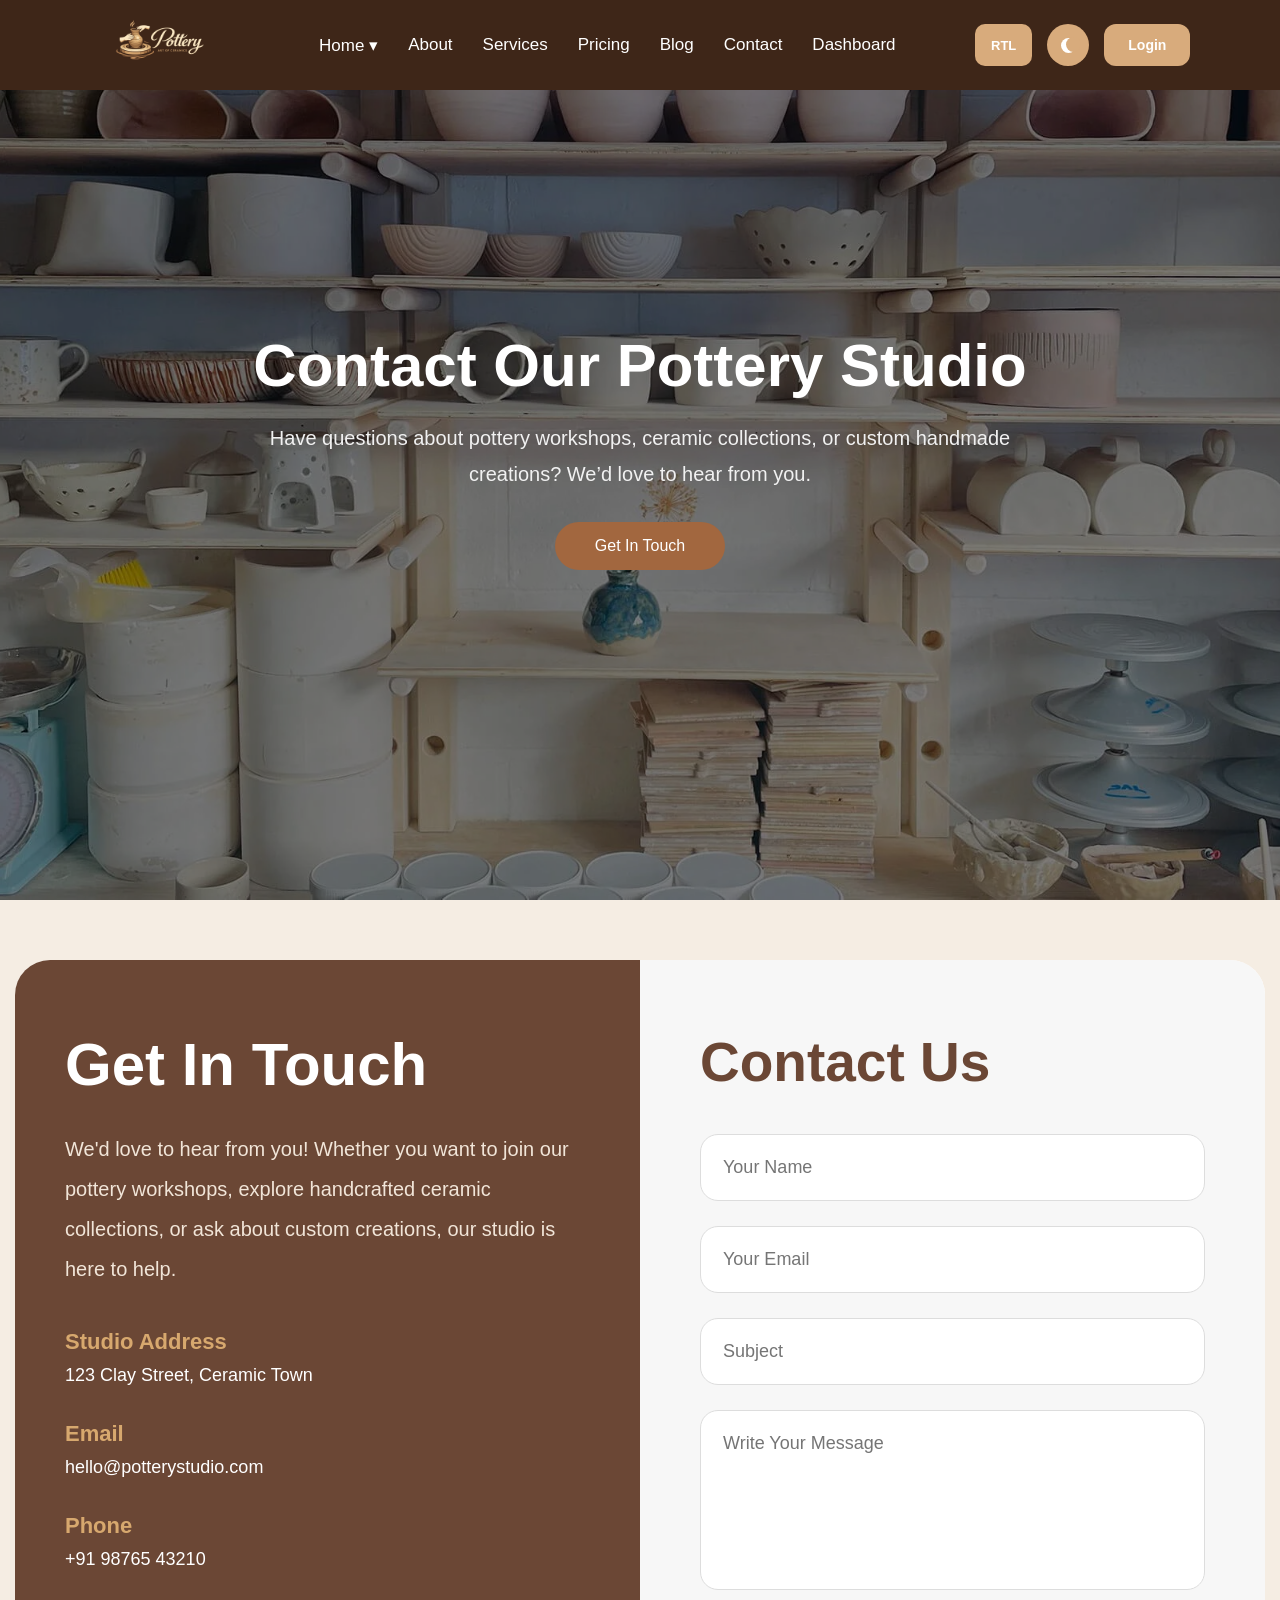
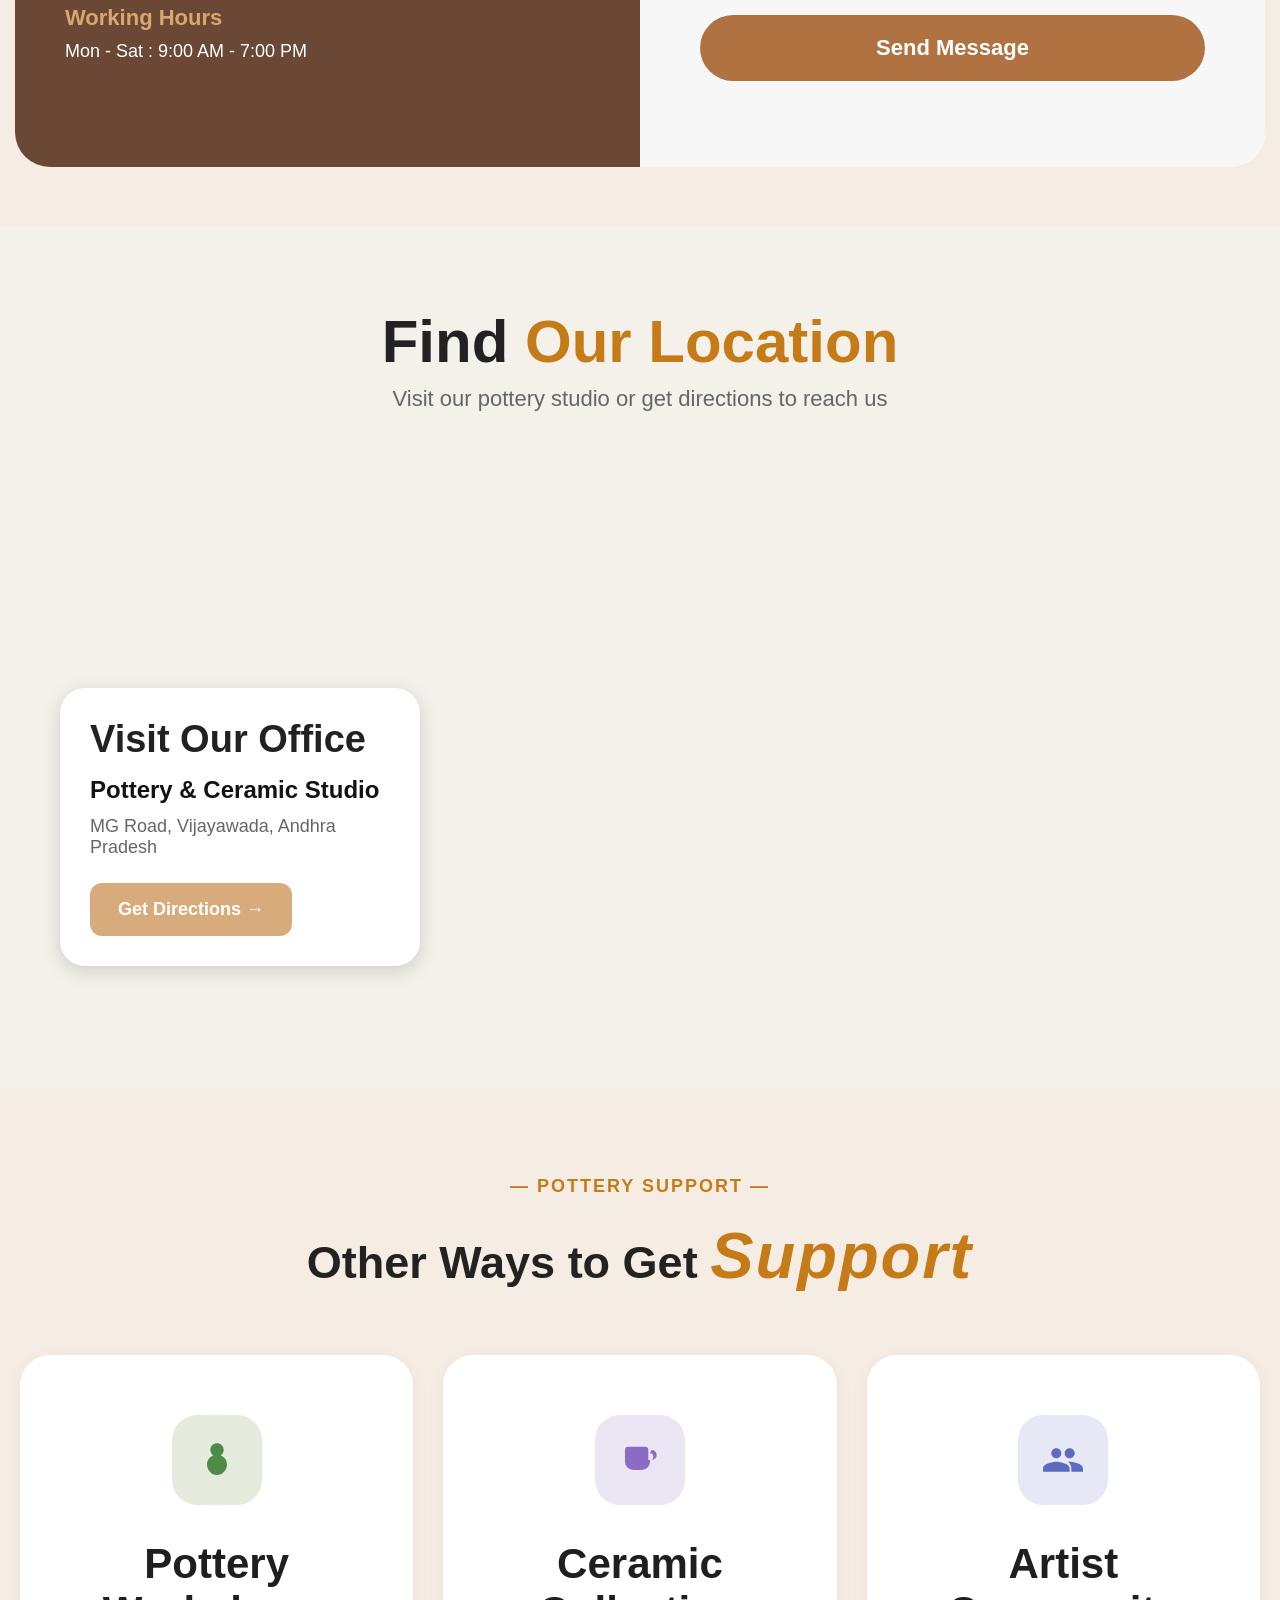
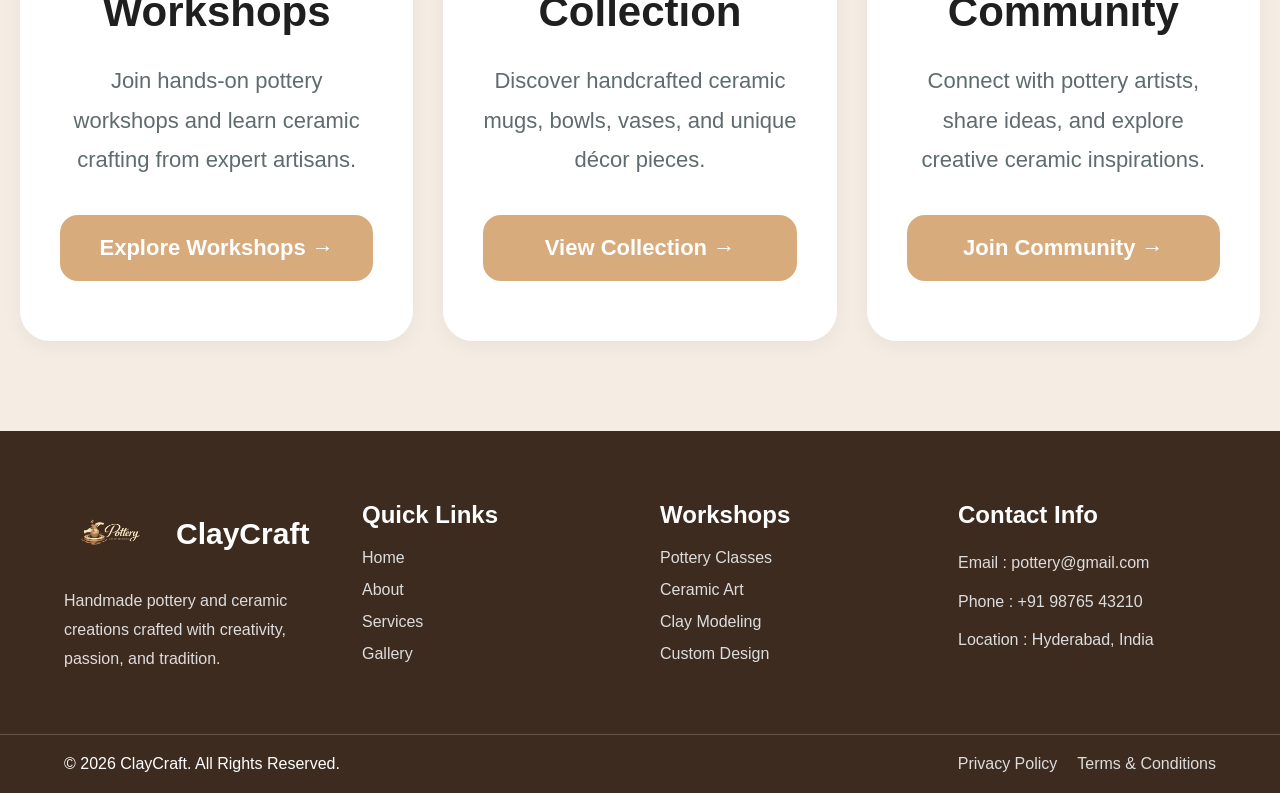
<file: contact.html>
<!DOCTYPE html>
<html lang="en">
<head>
  <meta charset="UTF-8">
  <meta name="viewport" content="width=device-width, initial-scale=1.0">

  <title>Pottery Website</title>

  <link rel="stylesheet" href="contact.css">
   <link rel="stylesheet" href="practice.css">
   <link rel="stylesheet" href="nav.css">
  <script src="script.js" defer></script>
</head>
<body>

 
  <nav class="navbar">

    <div class="logo">
      <img src="images/logo.png" alt="pottery-logo">
    </div>

    <ul class="nav-links">

      <li class="dropdown">

        <a href="index.html">Home ▾</a>

        <div class="dropdown-menu">
          <a href="home1.html">Home 1</a>
          <a href="home2.html">Home 2</a>
        </div>

      </li>

      <li><a href="about.html">About</a></li>
      <li><a href="services.html">Services</a></li>
      <li><a href="pricing.html">Pricing</a></li>
      <li><a href="blog.html">Blog</a></li>
      <li><a href="contact.html">Contact</a></li>
      <li><a href="dashboard.html">Dashboard</a></li>

         <li class="mobile-login-wrap">
<a href="login.html" class="mobile-login">Login</a>
</li>

    </ul>

    <div class="nav-buttons">

      <button class="btn" onclick="enableRTL()">RTL</button>
       <button class="logo-btn" type="button">
      <div class="moon"></div>
    </button>


   <button class="btn login-btn" onclick="openLoginPage()">
    Login
</button>

    </div>

     <div class="menu-btn" id="menuBtn">
        ☰
    </div>

  </nav>

<section class="contact-hero">

    <div class="hero-overlay"></div>

    <div class="hero-content">

        <h1>Contact Our Pottery Studio</h1>

        <p>
            Have questions about pottery workshops, ceramic collections,
            or custom handmade creations? We’d love to hear from you.
        </p>

        <a href="#contact" class="hero-btn">
            Get In Touch
        </a>

    </div>

</section>


<section class="contact-section">

    <div class="contact-container">

        <!-- Left Side -->

        <div class="contact-info">

            <h2>Get In Touch</h2>

            <p>
                We'd love to hear from you! Whether you want to join our
                pottery workshops, explore handcrafted ceramic collections,
                or ask about custom creations, our studio is here to help.
            </p>

            <div class="info-box">
                <h4>Studio Address</h4>
                <span>123 Clay Street, Ceramic Town</span>
            </div>

            <div class="info-box">
                <h4>Email</h4>
                <span>hello@potterystudio.com</span>
            </div>

            <div class="info-box">
                <h4>Phone</h4>
                <span>+91 98765 43210</span>
            </div>

            <div class="info-box">
                <h4>Working Hours</h4>
                <span>Mon - Sat : 9:00 AM - 7:00 PM</span>
            </div>

        </div>


        <!-- Right Side -->

        <div class="contact-form">

            <h2>Contact Us</h2>

            <form>

                <input type="text" placeholder="Your Name">

                <input type="email" placeholder="Your Email">

                <input type="text" placeholder="Subject">

                <textarea placeholder="Write Your Message"></textarea>

                <button type="submit">
                    Send Message
                </button>

            </form>

        </div>

    </div>

</section>

<!-- ================= LOCATION SECTION ================= -->

<section class="location-section">

    <div class="location-heading">

        <h2>
            Find <span>Our Location</span>
        </h2>

        <p>
            Visit our pottery studio or get directions to reach us
        </p>

    </div>


    <!-- Map -->

    <div class="map-container">

        <iframe
            src="https://www.google.com/maps?q=Vijayawada&output=embed"
            width="100%"
            height="550"
            style="border:0;"
            allowfullscreen=""
            loading="lazy">
        </iframe>


        <!-- Location Card -->

        <div class="location-card">

            <h3>Visit Our Office</h3>

            <h4>Pottery & Ceramic Studio</h4>

            <p>
                MG Road, Vijayawada, Andhra Pradesh
            </p>

            <a href="https://www.google.com/maps/place/Vijayawada/"
               target="_blank">

               Get Directions →

            </a>

        </div>

    </div>

</section>

<!-- ================= SUPPORT SECTION ================= -->

<section class="support-section">

    <div class="section-title">

        <span>— POTTERY SUPPORT —</span>

        <h2>
            Other Ways to Get
            <span>Support</span>
        </h2>

    </div>


    <div class="support-container">

        <!-- Card 1 -->

        <div class="support-card">

            <div class="icon-box">

                <!-- Pottery Icon -->

                <svg xmlns="http://www.w3.org/2000/svg"
                     width="40"
                     height="40"
                     fill="#4e8b45"
                     viewBox="0 0 24 24">

                    <path d="M12 2c-2 0-4 1.5-4 4 0 1.4.7 2.6 1.8 3.3C7.7 10 6 12 6 14.5 6 18 8.7 21 12 21s6-3 6-6.5c0-2.5-1.7-4.5-3.8-5.2C15.3 8.6 16 7.4 16 6c0-2.5-2-4-4-4z"/>

                </svg>

            </div>

            <h3>Pottery Workshops</h3>

            <p>
                Join hands-on pottery workshops and
                learn ceramic crafting from expert artisans.
            </p>

            <a href="#">
                Explore Workshops →
            </a>

        </div>


        <!-- Card 2 -->

        <div class="support-card">

            <div class="icon-box purple">

                <!-- Ceramic Cup Icon -->

                <svg xmlns="http://www.w3.org/2000/svg"
                     width="40"
                     height="40"
                     fill="#8c6bc7"
                     viewBox="0 0 24 24">

                    <path d="M18 8h-1V6a2 2 0 0 0-2-2H5a2 2 0 0 0-2 2v7a5 5 0 0 0 5 5h5a5 5 0 0 0 5-5v-1h1a3 3 0 0 0 0-6zm0 4h-1V8h1a1 1 0 0 1 0 4z"/>

                </svg>

            </div>

            <h3>Ceramic Collection</h3>

            <p>
                Discover handcrafted ceramic mugs,
                bowls, vases, and unique décor pieces.
            </p>

            <a href="#">
                View Collection →
            </a>

        </div>


        <!-- Card 3 -->

        <div class="support-card">

            <div class="icon-box blue">

                <!-- Community Icon -->

                <svg xmlns="http://www.w3.org/2000/svg"
                     width="40"
                     height="40"
                     fill="#5c6bc0"
                     viewBox="0 0 24 24">

                    <path d="M16 11c1.7 0 3-1.3 3-3s-1.3-3-3-3-3 1.3-3 3 1.3 3 3 3zm-8 0c1.7 0 3-1.3 3-3S9.7 5 8 5 5 6.3 5 8s1.3 3 3 3zm0 2c-2.7 0-8 1.3-8 4v2h16v-2c0-2.7-5.3-4-8-4zm8 0c-.3 0-.7 0-1 .1 1.3 1 2 2.3 2 3.9v2h7v-2c0-2.7-5.3-4-8-4z"/>

                </svg>

            </div>

            <h3>Artist Community</h3>

            <p>
                Connect with pottery artists, share ideas,
                and explore creative ceramic inspirations.
            </p>

            <a href="#">
                Join Community →
            </a>

        </div>

    </div>

</section>

<footer class="craft-footer">

    <div class="footer-container">

        <!-- Section 1 -->

        <div class="footer-box">

            <div class="footer-logo">
                <img src="images/logo.png" alt="logo">
                <h2>ClayCraft</h2>
            </div>

            <p>
                Handmade pottery and ceramic creations crafted
                with creativity, passion, and tradition.
            </p>

        </div>

        <div class="footer-box">

            <h3>Quick Links</h3>

            <ul>
                <li><a href="#">Home</a></li>
                <li><a href="#">About</a></li>
                <li><a href="#">Services</a></li>
                <li><a href="#">Gallery</a></li>
            </ul>

        </div>


        <!-- Section 3 -->

        <div class="footer-box">

            <h3>Workshops</h3>

            <ul>
                <li><a href="#">Pottery Classes</a></li>
                <li><a href="#">Ceramic Art</a></li>
                <li><a href="#">Clay Modeling</a></li>
                <li><a href="#">Custom Design</a></li>
            </ul>

        </div>


        <div class="footer-box">

            <h3>Contact Info</h3>

            <p>Email : pottery@gmail.com</p>
            <p>Phone : +91 98765 43210</p>
            <p>Location : Hyderabad, India</p>

        </div>

    </div>


    <div class="footer-last">

        <p>
            © 2026 ClayCraft. All Rights Reserved.
        </p>

        <div class="footer-policy-links">
            <a href="#">Privacy Policy</a>
            <a href="#">Terms & Conditions</a>
        </div>

    </div>

</footer>
</body>
</html>
</file>
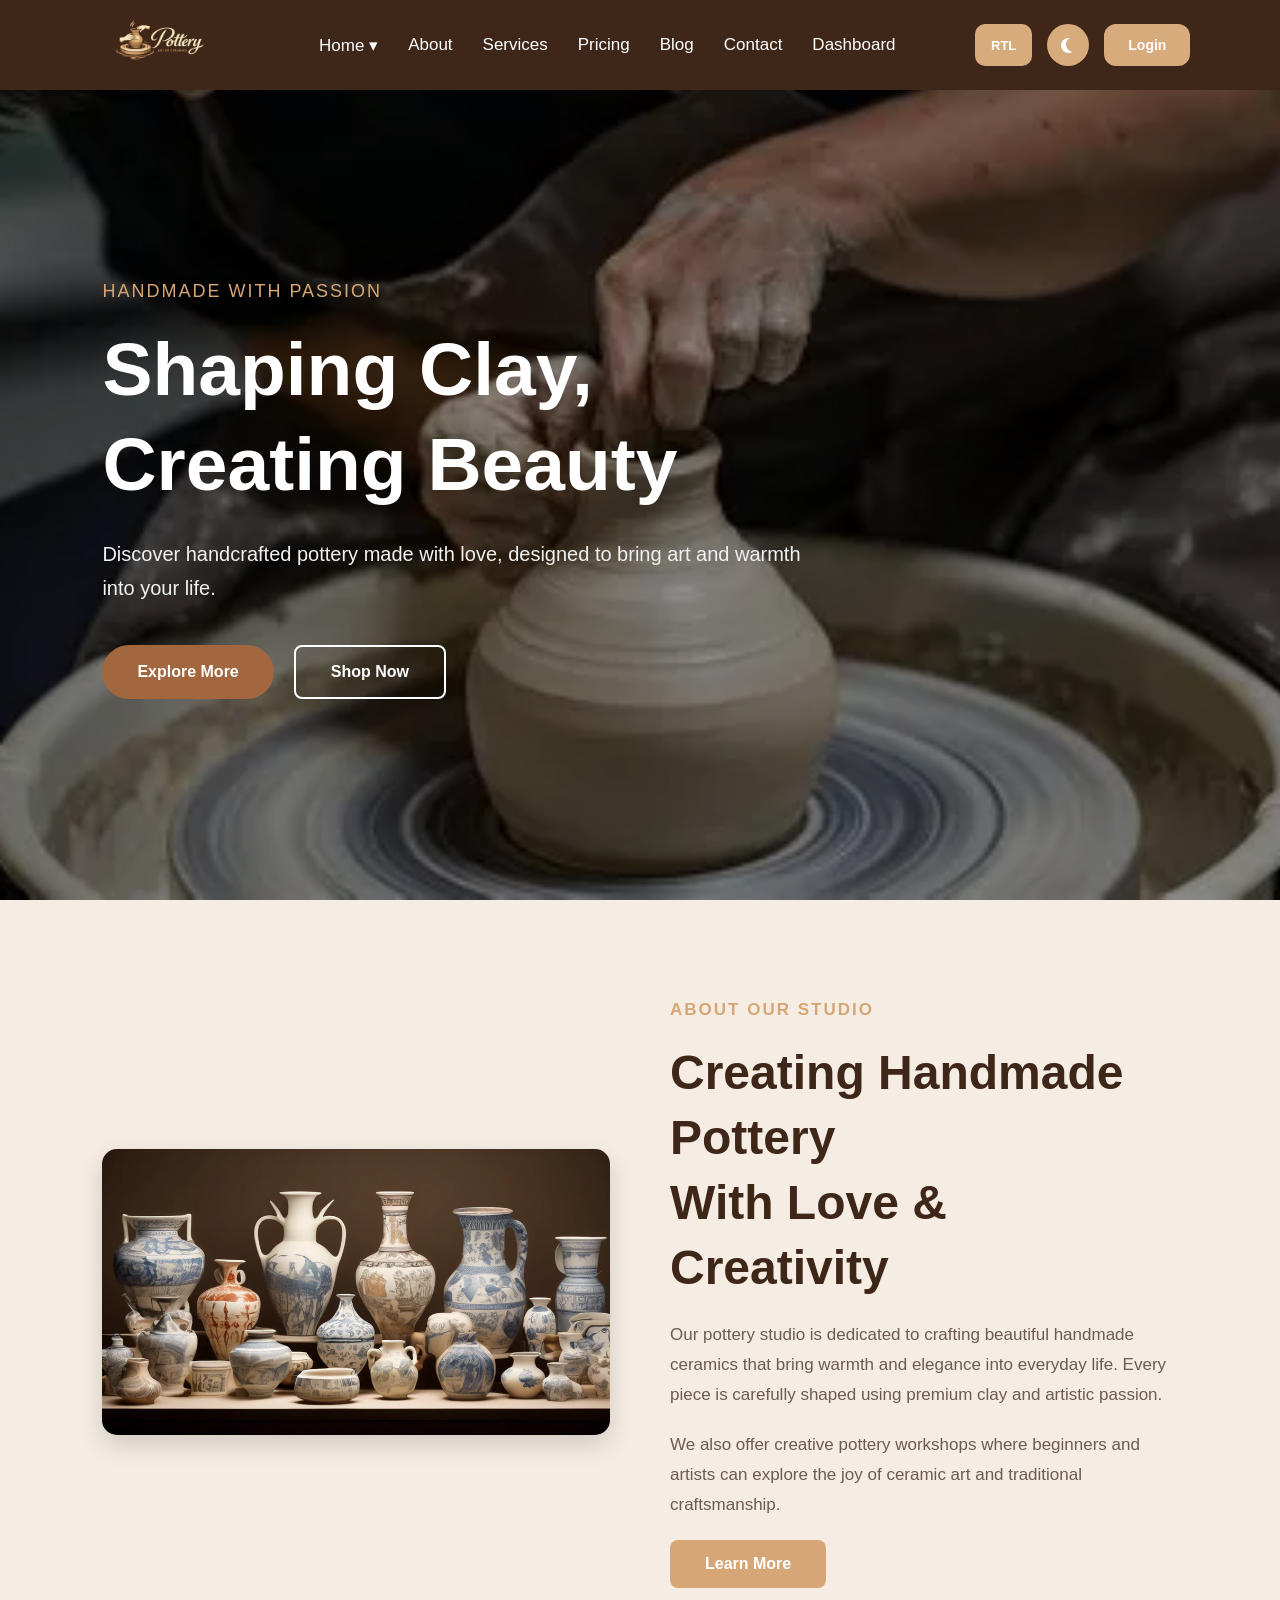
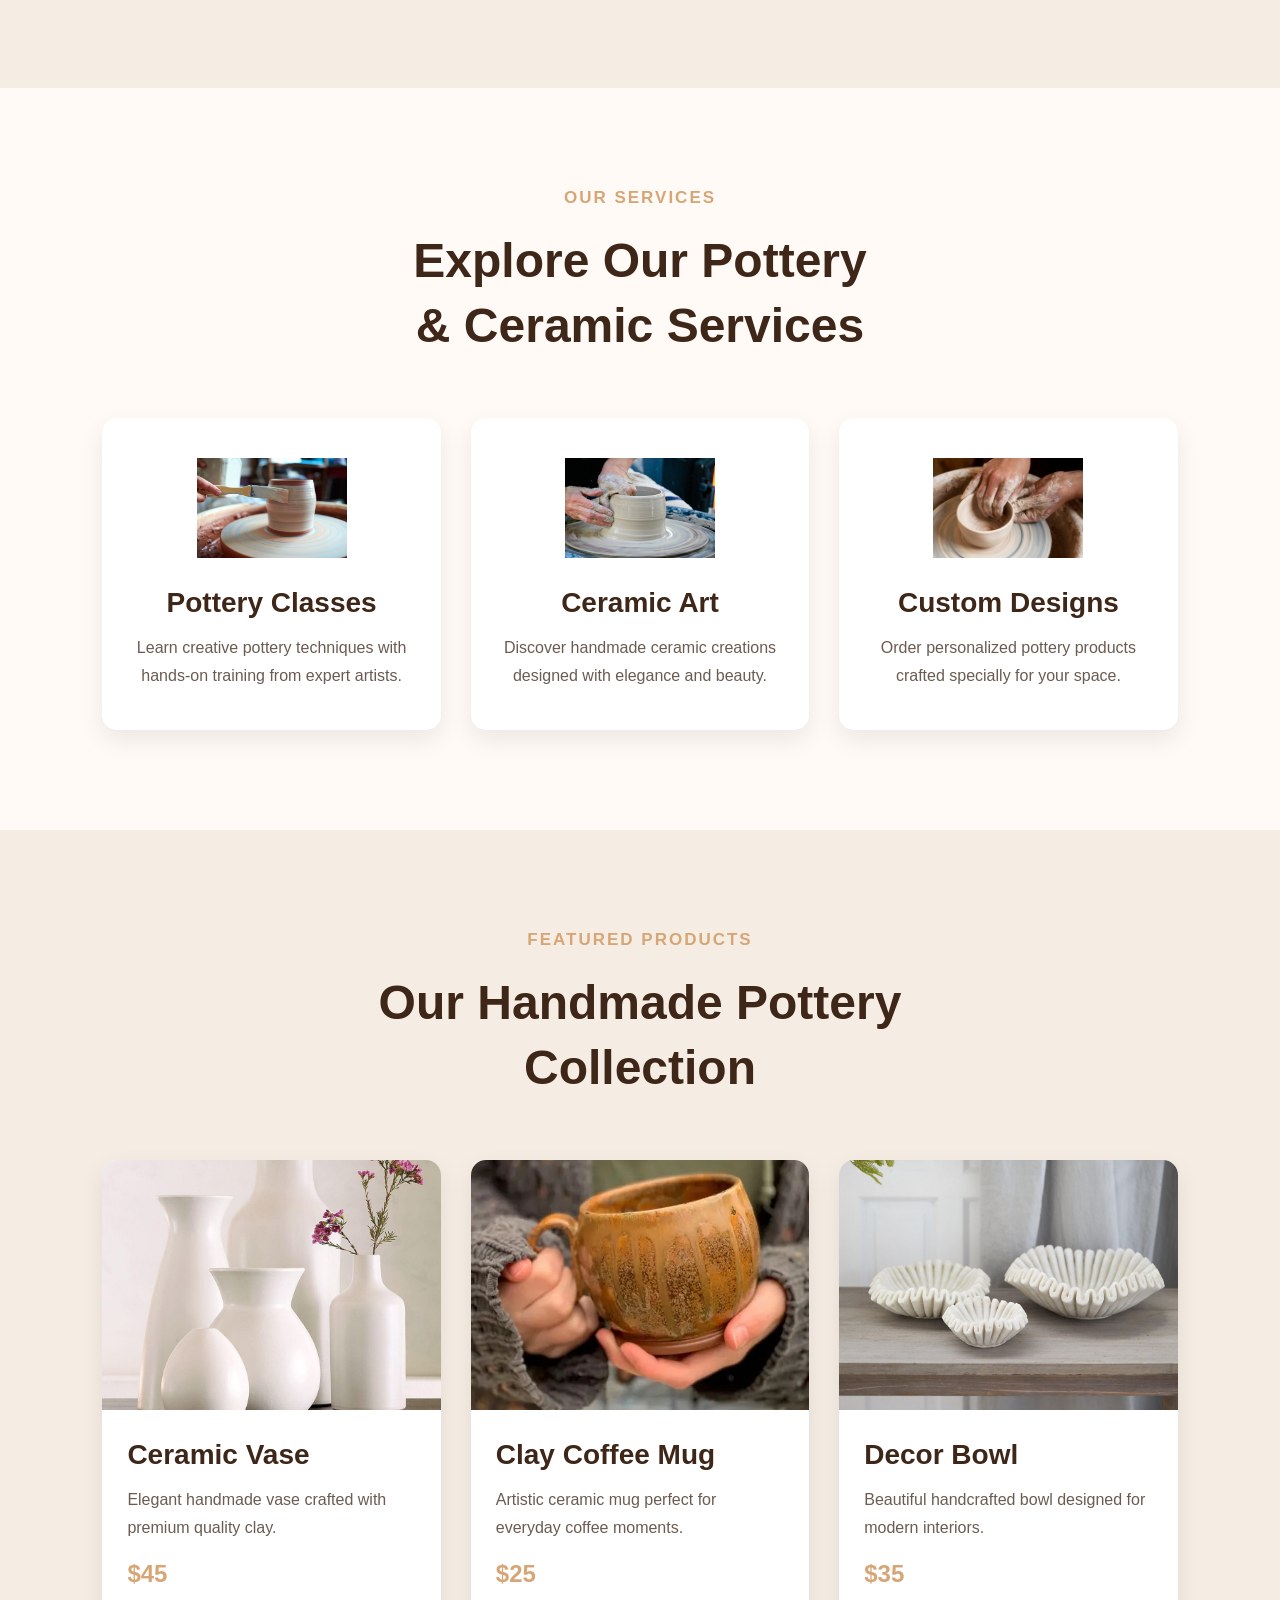
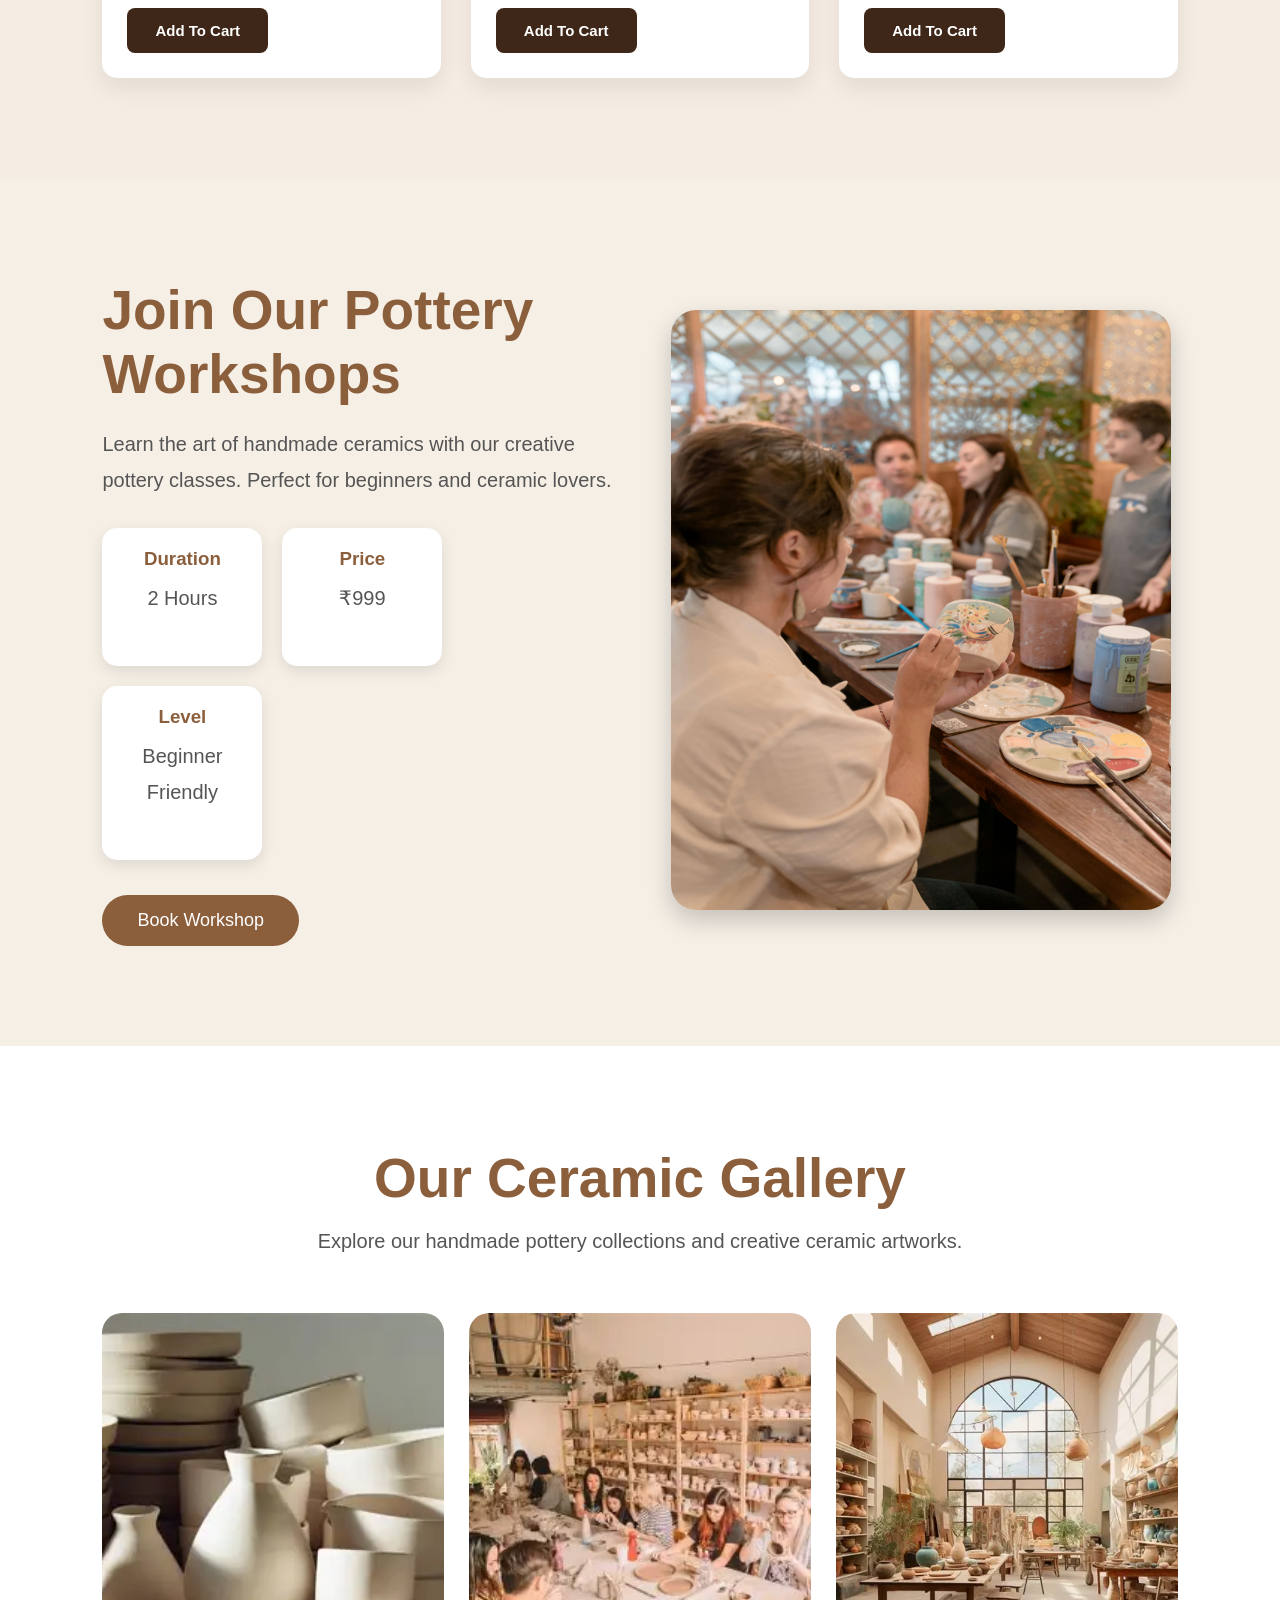
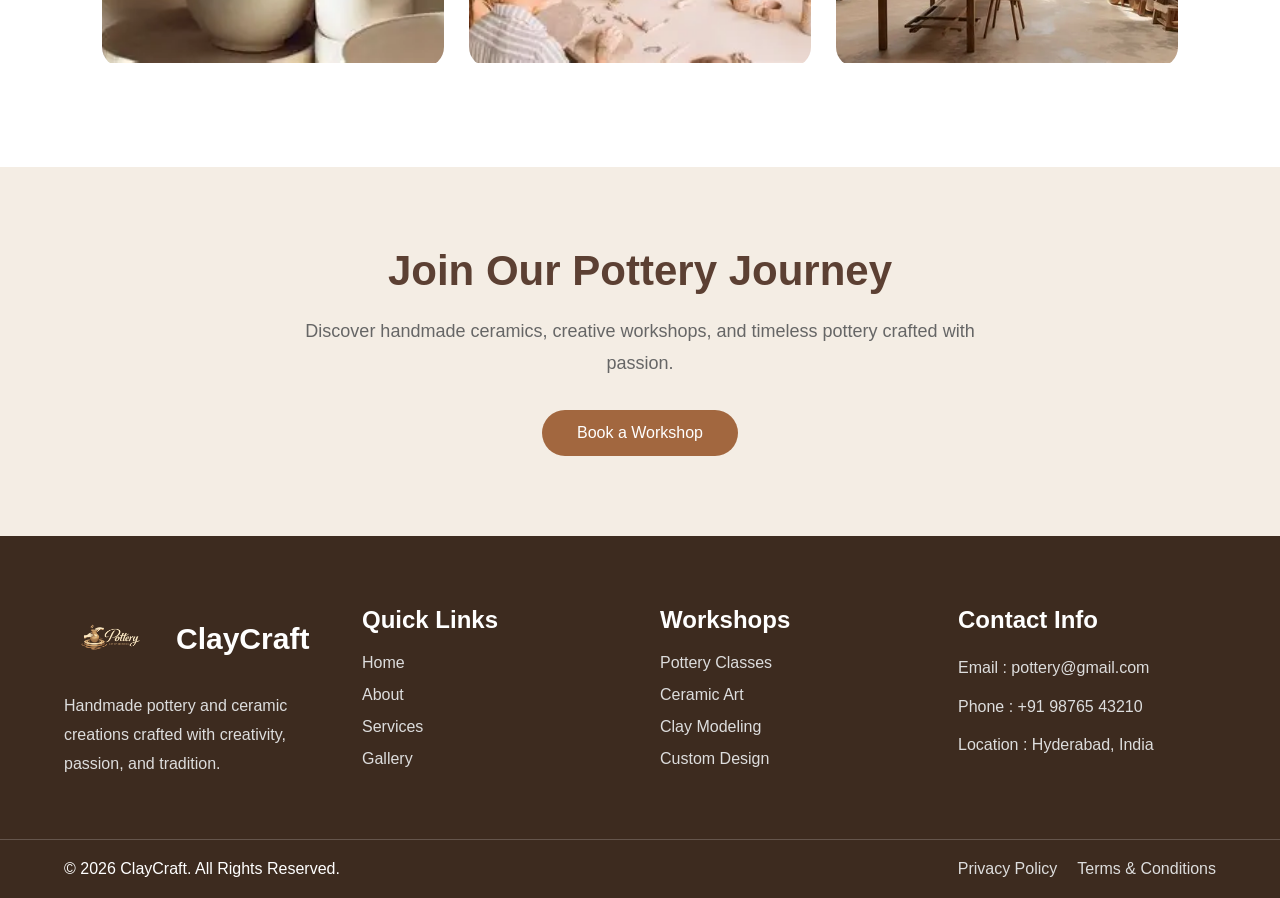
<file: home1.html>
<!DOCTYPE html>
<html lang="en">
<head>
  <meta charset="UTF-8">
  <meta name="viewport" content="width=device-width, initial-scale=1.0">

  <title>Pottery Website</title>

  <link rel="stylesheet" href="home1.css">
   <link rel="stylesheet" href="practice.css">
   <link rel="stylesheet" href="nav.css">
  <script src="script.js" defer></script>
</head>
<body>

 
  <nav class="navbar">

    <div class="logo">
      <img src="images/logo.png" alt="pottery-logo">
    </div>

    <ul class="nav-links">

      <li class="dropdown">

        <a href="index.html">Home ▾</a>

        <div class="dropdown-menu">
          <a href="home1.html">Home 1</a>
          <a href="home2.html">Home 2</a>
        </div>

      </li>

      <li><a href="about.html">About</a></li>
      <li><a href="services.html">Services</a></li>
      <li><a href="pricing.html">Pricing</a></li>
      <li><a href="blog.html">Blog</a></li>
      <li><a href="contact.html">Contact</a></li>
      <li><a href="dashboard.html">Dashboard</a></li>

         <li class="mobile-login-wrap">
<a href="login.html" class="mobile-login">Login</a>
</li>

    </ul>

   <div class="nav-buttons">

      <button class="btn" onclick="enableRTL()">RTL</button>
       <button class="logo-btn" type="button">
      <div class="moon"></div>
    </button>


   <button class="btn login-btn" onclick="openLoginPage()">
    Login
</button>

    </div>

     <div class="menu-btn" id="menuBtn">
        ☰
    </div>

  </nav>

  <section class="hero">

    <div class="overlay"></div>

    <div class="hero-content">

      <span class="small-text">
        HANDMADE WITH PASSION
      </span>

      <h1>
        Shaping Clay, <br>
        Creating Beauty
      </h1>

      <p>
        Discover handcrafted pottery made with love,
        designed to bring art and warmth into your life.
      </p>

      <div class="hero-buttons">

        <button class="hero-btn explore-btn">
          Explore More
        </button>

        <button class="hero-btn shop-btn">
          Shop Now
        </button>

      </div>

    </div>

  </section>


<section class="about">

    <div class="about-image">

        <img src="images/about" alt="about-pottery">

    </div>

    <div class="about-content">

        <span>ABOUT OUR STUDIO</span>

        <h2>
            Creating Handmade Pottery <br>
            With Love & Creativity
        </h2>

        <p>
            Our pottery studio is dedicated to crafting beautiful
            handmade ceramics that bring warmth and elegance
            into everyday life. Every piece is carefully shaped
            using premium clay and artistic passion.
        </p>

        <p>
            We also offer creative pottery workshops where
            beginners and artists can explore the joy of
            ceramic art and traditional craftsmanship.
        </p>

        <button class="about-btn">
            Learn More
        </button>

    </div>

</section>


<section class="services">

    <div class="services-title">

        <span>OUR SERVICES</span>

        <h2>
            Explore Our Pottery <br>
            & Ceramic Services
        </h2>

    </div>

    <div class="services-container">


        <div class="service-card">

            <img src="images/service1" alt="pottery-class">

            <h3>Pottery Classes</h3>

            <p>
                Learn creative pottery techniques with
                hands-on training from expert artists.
            </p>

        </div>

        <div class="service-card">

            <img src="images/service2" alt="ceramic-art">

            <h3>Ceramic Art</h3>

            <p>
                Discover handmade ceramic creations
                designed with elegance and beauty.
            </p>

        </div>


        <div class="service-card">

            <img src="images/service3" alt="custom-design">

            <h3>Custom Designs</h3>

            <p>
                Order personalized pottery products
                crafted specially for your space.
            </p>

        </div>

    </div>

</section>

<section class="products">

    <div class="products-title">

        <span>FEATURED PRODUCTS</span>

        <h2>
            Our Handmade Pottery <br>
            Collection
        </h2>

    </div>

    <div class="products-container">

        <div class="product-card">

            <img src="images/ceramic.png" alt="ceramic-vase">

            <div class="product-content">

                <h3>Ceramic Vase</h3>

                <p>
                    Elegant handmade vase crafted with
                    premium quality clay.
                </p>

                <h4>$45</h4>

                <button>
                    Add To Cart
                </button>

            </div>

        </div>


        <div class="product-card">

            <img src="images/coffeemug" alt="coffee-mug">

            <div class="product-content">

                <h3>Clay Coffee Mug</h3>

                <p>
                    Artistic ceramic mug perfect for
                    everyday coffee moments.
                </p>

                <h4>$25</h4>

                <button>
                    Add To Cart
                </button>

            </div>

        </div>


        <div class="product-card">

            <img src="images/decorbowl.png" alt="decor-bowl">

            <div class="product-content">

                <h3>Decor Bowl</h3>

                <p>
                    Beautiful handcrafted bowl designed
                    for modern interiors.
                </p>

                <h4>$35</h4>

                <button>
                    Add To Cart
                </button>

            </div>

        </div>

    </div>

</section>


<section class="workshop">

    <div class="workshop-content">

        <div class="workshop-text">

            <h1>Join Our Pottery Workshops</h1>

            <p>
                Learn the art of handmade ceramics with our creative pottery classes.
                Perfect for beginners and ceramic lovers.
            </p>

            <div class="workshop-info">

                <div class="info-box">
                    <h3>Duration</h3>
                    <p>2 Hours</p>
                </div>

                <div class="info-box">
                    <h3>Price</h3>
                    <p>₹999</p>
                </div>

                <div class="info-box">
                    <h3>Level</h3>
                    <p>Beginner Friendly</p>
                </div>

            </div>

            <button>
                Book Workshop
            </button>

        </div>


        <div class="workshop-image">

            <img src="images/workshop.jpg" alt="pottery">

        </div>

    </div>

</section>

<section class="gallery">

    <div class="gallery-title">

        <h1>Our Ceramic Gallery</h1>

        <p>
            Explore our handmade pottery collections and creative ceramic artworks.
        </p>

    </div>

    <div class="gallery-container">

        <div class="gallery-card">
            <img src="images/gallery1.jpg" alt="gallery">
        </div>

        <div class="gallery-card">
            <img src="images/gallery2.jpg" alt="gallery">
        </div>

        <div class="gallery-card">
            <img src="images/gallery3.jpg" alt="gallery">
        </div>
        


    </div>

</section>

<section class="pottery-journey">

    <div class="journey-box">
        <h2>Join Our Pottery Journey</h2>

        <p>
            Discover handmade ceramics, creative workshops,
            and timeless pottery crafted with passion.
        </p>

        <a href="#" class="explore-btn">
            Book a Workshop
        </a>
    </div>

</section>


               <footer class="craft-footer">

    <div class="footer-container">

        <!-- Section 1 -->

        <div class="footer-box">

            <div class="footer-logo">
                <img src="images/logo.png" alt="logo">
                <h2>ClayCraft</h2>
            </div>

            <p>
                Handmade pottery and ceramic creations crafted
                with creativity, passion, and tradition.
            </p>

        </div>

        <div class="footer-box">

            <h3>Quick Links</h3>

            <ul>
                <li><a href="#">Home</a></li>
                <li><a href="#">About</a></li>
                <li><a href="#">Services</a></li>
                <li><a href="#">Gallery</a></li>
            </ul>

        </div>


        <!-- Section 3 -->

        <div class="footer-box">

            <h3>Workshops</h3>

            <ul>
                <li><a href="#">Pottery Classes</a></li>
                <li><a href="#">Ceramic Art</a></li>
                <li><a href="#">Clay Modeling</a></li>
                <li><a href="#">Custom Design</a></li>
            </ul>

        </div>


        <div class="footer-box">

            <h3>Contact Info</h3>

            <p>Email : pottery@gmail.com</p>
            <p>Phone : +91 98765 43210</p>
            <p>Location : Hyderabad, India</p>

        </div>

    </div>


    <div class="footer-last">

        <p>
            © 2026 ClayCraft. All Rights Reserved.
        </p>

        <div class="footer-policy-links">
            <a href="#">Privacy Policy</a>
            <a href="#">Terms & Conditions</a>
        </div>

    </div>

</footer>
</body>
</html>
</file>
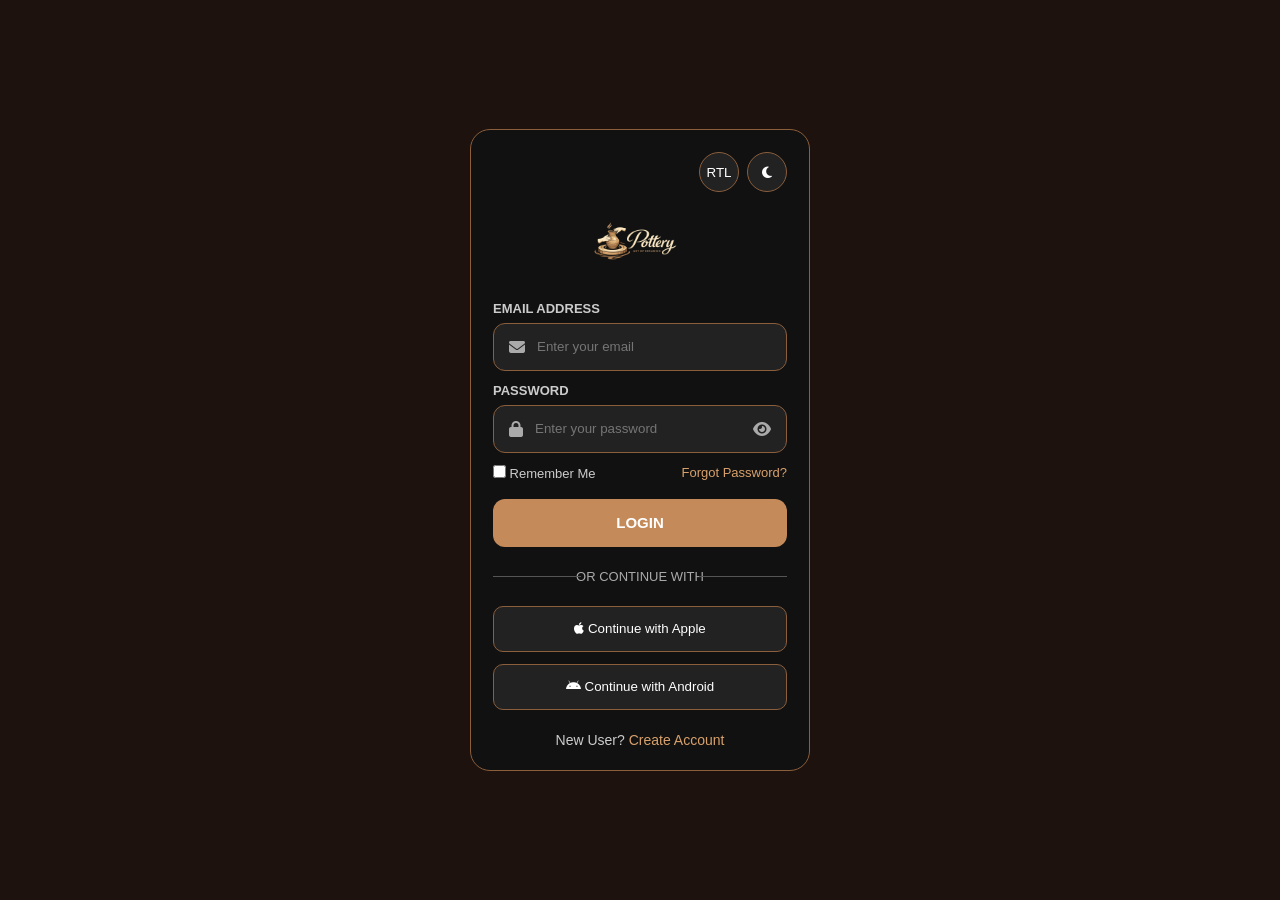
<file: login.html>
<!DOCTYPE html>
<html lang="en">
<head>
<meta charset="UTF-8">
<meta name="viewport" content="width=device-width, initial-scale=1.0">

<title>Pottery Studio Login</title>

<link rel="stylesheet"
href="https://cdnjs.cloudflare.com/ajax/libs/font-awesome/6.5.1/css/all.min.css">

<style>

*{
    margin:0;
    padding:0;
    box-sizing:border-box;
    font-family:Arial, Helvetica, sans-serif;
}

body{
    width:100%;
    min-height:100vh;
    display:flex;
    justify-content:center;
    align-items:center;
    background:#1d120d;
    padding:15px;
}

.auth-card{
    width:340px;
    background:#111;
    border:1px solid #8b5e3c;
    border-radius:20px;
    padding:22px;
    color:#fff;
}

.top-icons{
    display:flex;
    justify-content:flex-end;
    gap:8px;
    margin-bottom:15px;
}

.top-icons button{
    width:40px;
    height:40px;
    border-radius:50%;
    border:1px solid #8b5e3c;
    background:#222;
    color:#fff;
    cursor:pointer;
}

.logo{
    text-align:center;
    margin-bottom:22px;
}

.logo img{
    width:170px;
    cursor:pointer;
}

.logo p{
    margin-top:12px;
    font-size:24px;
    font-weight:bold;
}

.input-box{
    margin-bottom:15px;
}

.input-box label{
    display:block;
    margin-bottom:7px;
    font-size:13px;
    color:#ccc;
    font-weight:bold;
}

.input-field{
    width:100%;
    height:48px;
    background:#222;
    border:1px solid #8b5e3c;
    border-radius:12px;
    display:flex;
    align-items:center;
    padding:0 15px;
}

.input-field input{
    width:100%;
    height:100%;
    border:none;
    outline:none;
    background:none;
    color:#fff;
    padding:0 12px;
}

.input-field i{
    color:#aaa;
}

.options{
    display:flex;
    justify-content:space-between;
    align-items:center;
    margin-bottom:18px;
}

.options label{
    font-size:13px;
    color:#ccc;
}

.options a{
    color:#d8a16b;
    text-decoration:none;
    font-size:13px;
}

.auth-btn{
    width:100%;
    height:48px;
    border:none;
    border-radius:12px;
    background:#c48a5a;
    color:#fff;
    font-size:15px;
    font-weight:bold;
    cursor:pointer;
}

.divider{
    text-align:center;
    margin:22px 0;
    position:relative;
    color:#aaa;
    font-size:13px;
}

.divider::before,
.divider::after{
    content:"";
    position:absolute;
    top:50%;
    width:30%;
    height:1px;
    background:#555;
}

.divider::before{
    left:0;
}

.divider::after{
    right:0;
}

.social-login{
    display:flex;
    flex-direction:column;
    gap:12px;
}

.social-btn{
    width:100%;
    height:46px;
    border-radius:10px;
    border:1px solid #8b5e3c;
    background:#222;
    color:#fff;
    cursor:pointer;
}

.bottom-text{
    text-align:center;
    margin-top:22px;
    color:#ccc;
    font-size:14px;
}

.bottom-text a{
    color:#d8a16b;
    text-decoration:none;
}
/* LIGHT MODE */

.light-mode{
    background:#f5ede3;
}

.light-mode .auth-card{
    background:#fff;
    color:#111;
    border:1px solid #c48a5a;
}

.light-mode .input-field{
    background:#f1f1f1;
}

.light-mode .input-field input{
    color:#111;
}

.light-mode .input-box label,
.light-mode .options label,
.light-mode .bottom-text{
    color:#444;
}

.light-mode .social-btn,
.light-mode .top-icons button{
    background:#f1f1f1;
    color:#111;
}


/* RTL MODE */

.rtl{
    direction:rtl;
}

.rtl .options{
    flex-direction:row-reverse;
}

.rtl .input-field input{
    text-align:right;
}

/* LOGO SECTION SPACE REDUCE */

.logo{
    text-align:center;
    margin-bottom:10px;
    margin-top:-10px;
}

.logo img{
    width:140px;
    display:block;
    margin:auto;
}

.logo p{
    margin-top:6px;
    font-size:21px;
    font-weight:bold;
}

/* FIRST INPUT TOP SPACE REMOVE */

.input-box{
    margin-top:0;
    margin-bottom:12px;
}
</style>
</head>

<body>

<div class="auth-card">

    <div class="top-icons">
        <button>RTL</button>

        <button>
            <i class="fa-solid fa-moon"></i>
        </button>
    </div>

    <div class="logo">

        <a href="index.html">
            <img src="images/logo.png" alt="logo">
        </a>


    </div>

    <div class="input-box">

        <label>EMAIL ADDRESS</label>

        <div class="input-field">

            <i class="fa-solid fa-envelope"></i>

            <input type="email"
            placeholder="Enter your email">

        </div>

    </div>

    <div class="input-box">

        <label>PASSWORD</label>

        <div class="input-field">

            <i class="fa-solid fa-lock"></i>

            <input type="password"
            placeholder="Enter your password">

            <i class="fa-solid fa-eye"></i>

        </div>

    </div>

    <div class="options">

        <label>
            <input type="checkbox">
            Remember Me
        </label>

        <a href="#">Forgot Password?</a>

    </div>

    <button class="auth-btn">
        LOGIN
    </button>

    <div class="divider">
        OR CONTINUE WITH
    </div>

    <div class="social-login">

        <button class="social-btn">
            <i class="fa-brands fa-apple"></i>
            Continue with Apple
        </button>

        <button class="social-btn">
            <i class="fa-brands fa-android"></i>
            Continue with Android
        </button>

    </div>

    <div class="bottom-text">

        New User?

        <a href="signup.html">
            Create Account
        </a>

    </div>

</div>

<script>

    const themeBtn = document.querySelector(".top-icons button:last-child");
const body = document.body;

themeBtn.onclick = () => {

    body.classList.toggle("light-mode");

};


/* RTL MODE */

const rtlBtn = document.querySelector(".top-icons button:first-child");

rtlBtn.onclick = () => {

    document.body.classList.toggle("rtl");

};
</script>

</body>
</html>
</file>
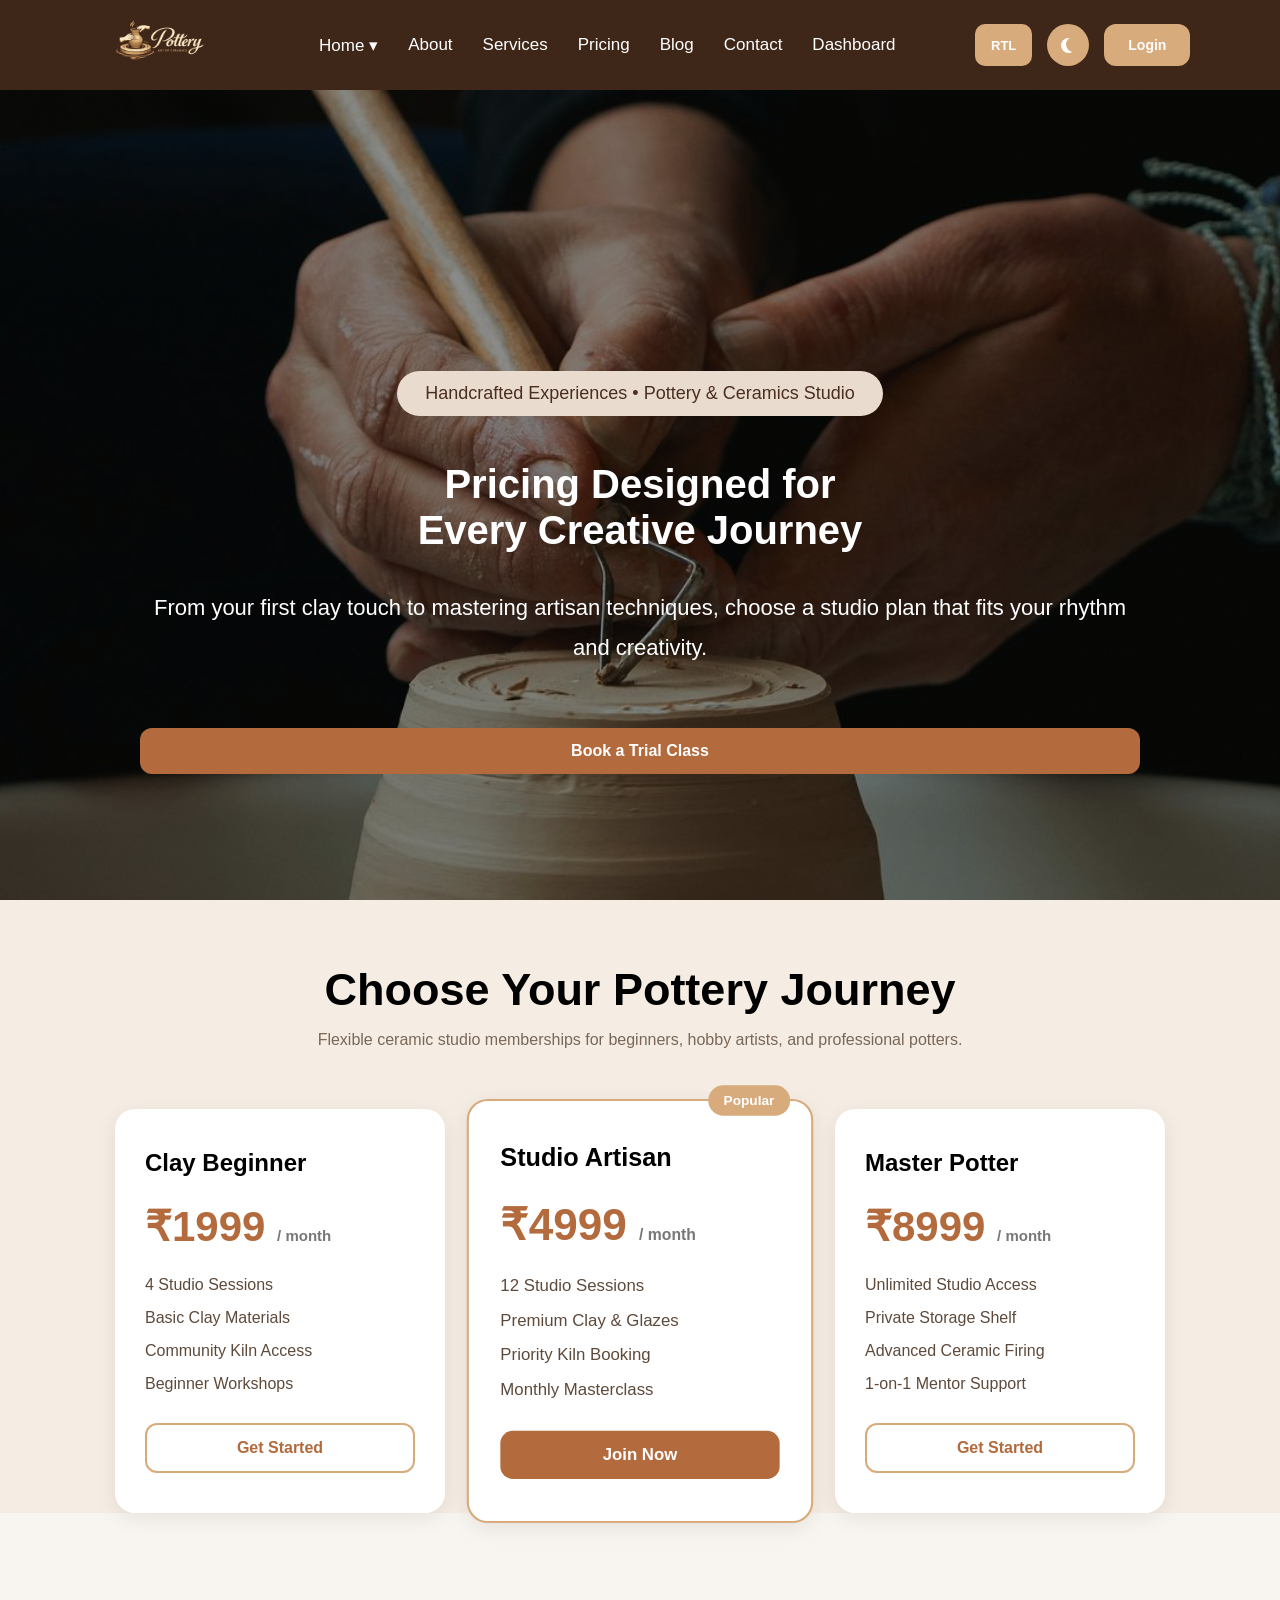
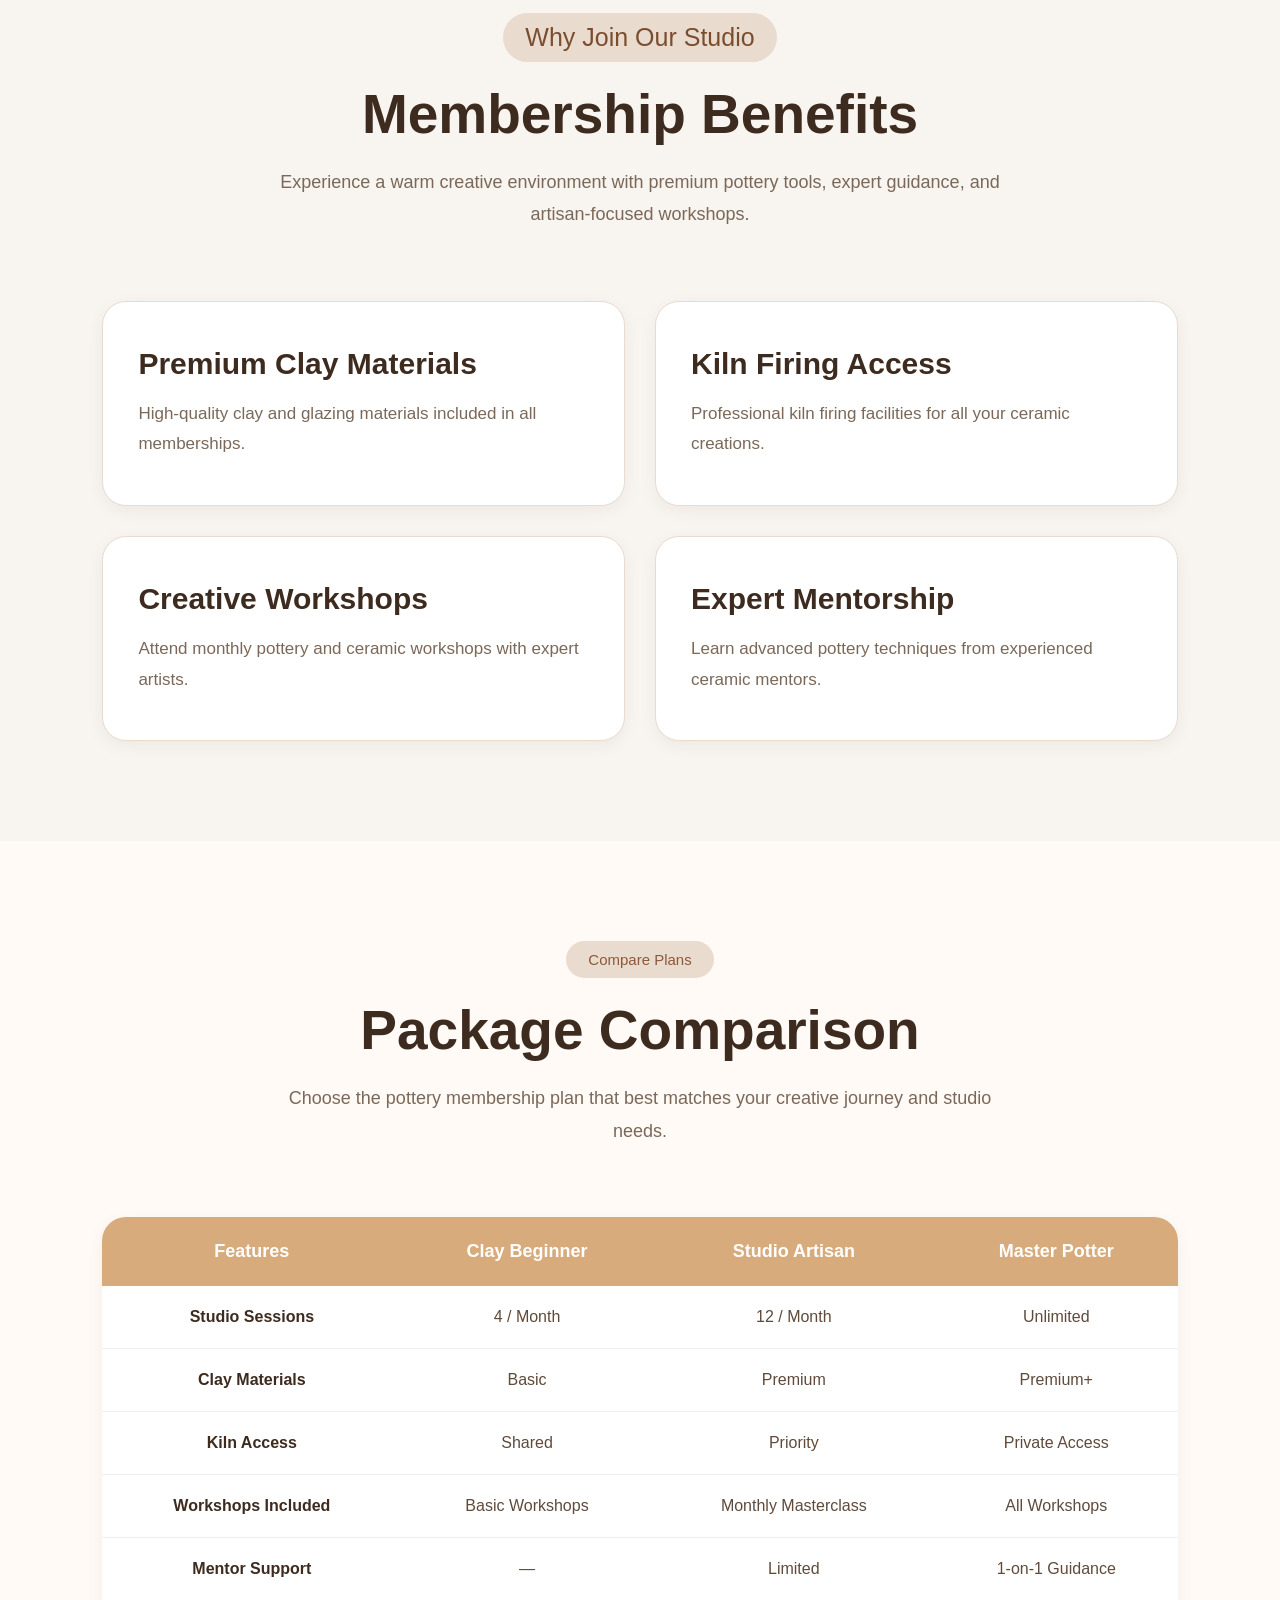
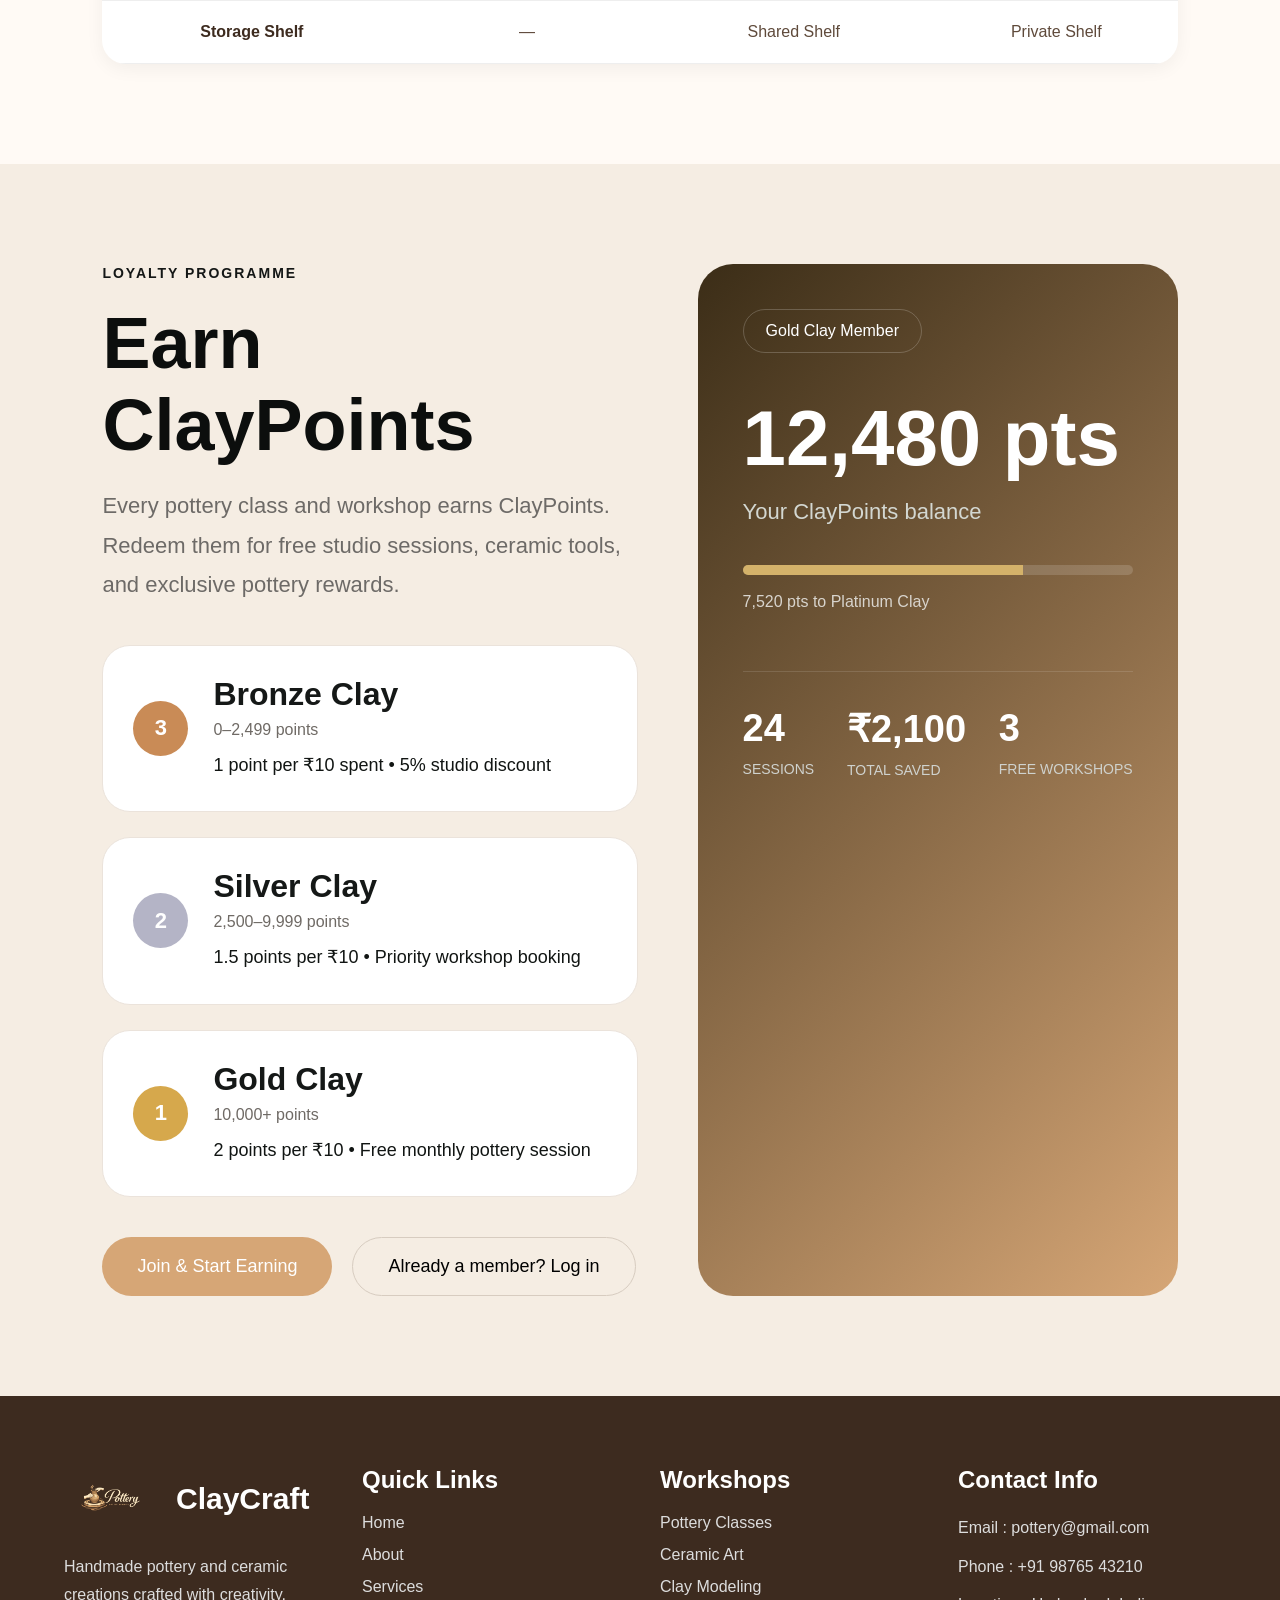
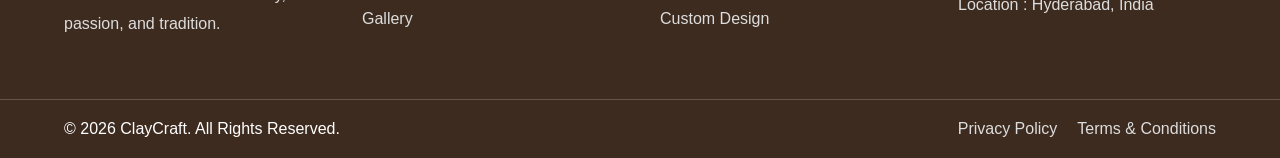
<file: pricing.html>
<!DOCTYPE html>
<html lang="en">
<head>
  <meta charset="UTF-8">
  <meta name="viewport" content="width=device-width, initial-scale=1.0">

  <title>Pottery Website</title>

  <link rel="stylesheet" href="pricing.css">
   <link rel="stylesheet" href="practice.css">
   <link rel="stylesheet" href="nav.css">
  <script src="script.js" defer></script>
</head>
<body>

     <nav class="navbar">

    <div class="logo">
      <img src="images/logo.png" alt="pottery-logo">
    </div>

    <ul class="nav-links">

      <li class="dropdown">

        <a href="index.html">Home ▾</a>

        <div class="dropdown-menu">
          <a href="home1.html">Home 1</a>
          <a href="home2.html">Home 2</a>
        </div>

      </li>

      <li><a href="about.html">About</a></li>
      <li><a href="services.html">Services</a></li>
      <li><a href="pricing.html">Pricing</a></li>
      <li><a href="blog.html">Blog</a></li>
      <li><a href="contact.html">Contact</a></li>
      <li><a href="dashboard.html">Dashboard</a></li>

         <li class="mobile-login-wrap">
<a href="login.html" class="mobile-login">Login</a>
</li>

    </ul>

    <div class="nav-buttons">

      <button class="btn" onclick="enableRTL()">RTL</button>
       <button class="logo-btn" type="button">
      <div class="moon"></div>
    </button>


   <button class="btn login-btn" onclick="openLoginPage()">
    Login
</button>

    </div>

     <div class="menu-btn" id="menuBtn">
        ☰
    </div>

  </nav>

 

   <section class="hero">

    <div class="hero-content">


      <div class="hero-tag">
        Handcrafted Experiences • Pottery & Ceramics Studio
      </div>


      <h1>
        Pricing Designed for <br>
        Every Creative Journey
      </h1>


      <p>
        From your first clay touch to mastering artisan techniques,
        choose a studio plan that fits your rhythm and creativity.
      </p>

      <!-- BUTTONS -->

      <div class="hero-buttons">

        <button class="primary-btn"
          onclick="window.location.href='contact.html'">
          Book a Trial Class
      </button>

      </div>

    </div>

  </section>

<section class="pricing-section">

  <div class="section-title">
    <h1>Choose Your Pottery Journey</h1>
    <p>
      Flexible ceramic studio memberships for beginners, hobby artists,
      and professional potters.
    </p>
  </div>

  <div class="pricing-container">

    <div class="pricing-card">

      <h2>Clay Beginner</h2>

      <div class="price">
        ₹1999 <span>/ month</span>
      </div>

      <ul>
        <li>4 Studio Sessions</li>
        <li>Basic Clay Materials</li>
        <li>Community Kiln Access</li>
        <li>Beginner Workshops</li>
      </ul>

      <button class="secondary-btn">
        Get Started
      </button>

    </div>

    <!-- CARD 2 POPULAR -->

    <div class="pricing-card popular-card">

      <div class="popular-badge">
        Popular
      </div>

      <h2>Studio Artisan</h2>

      <div class="price">
        ₹4999 <span>/ month</span>
      </div>

      <ul>
        <li>12 Studio Sessions</li>
        <li>Premium Clay & Glazes</li>
        <li>Priority Kiln Booking</li>
        <li>Monthly Masterclass</li>
      </ul>

      <button class="primary-btn">
        Join Now
      </button>

    </div>

    <!-- CARD 3 -->

    <div class="pricing-card">

      <h2>Master Potter</h2>

      <div class="price">
        ₹8999 <span>/ month</span>
      </div>

      <ul>
        <li>Unlimited Studio Access</li>
        <li>Private Storage Shelf</li>
        <li>Advanced Ceramic Firing</li>
        <li>1-on-1 Mentor Support</li>
      </ul>

      <button class="secondary-btn">
        Get Started
      </button>

    </div>

  </div>

  

</section>

<!-- ===== MEMBERSHIP BENEFITS SECTION ===== -->

<section class="benefits-section">

    <div class="benefits-title">

        <span>Why Join Our Studio</span>

        <h2>Membership Benefits</h2>

        <p>
            Experience a warm creative environment with premium pottery
            tools, expert guidance, and artisan-focused workshops.
        </p>

    </div>

    <div class="benefits-container">

        <!-- CARD 1 -->

        <div class="benefit-card">

            <h3>Premium Clay Materials</h3>

            <p>
                High-quality clay and glazing materials included in all memberships.
            </p>

        </div>

        <!-- CARD 2 -->

        <div class="benefit-card">

            <h3>Kiln Firing Access</h3>

            <p>
                Professional kiln firing facilities for all your ceramic creations.
            </p>

        </div>

        <!-- CARD 3 -->

        <div class="benefit-card">

            <h3>Creative Workshops</h3>

            <p>
                Attend monthly pottery and ceramic workshops with expert artists.
            </p>

        </div>

        <!-- CARD 4 -->

        <div class="benefit-card">

            <h3>Expert Mentorship</h3>

            <p>
                Learn advanced pottery techniques from experienced ceramic mentors.
            </p>

        </div>

    </div>

</section>

<!-- ===== PACKAGE COMPARISON SECTION ===== -->

<section class="comparison-section">

    <div class="comparison-title">

        <span>Compare Plans</span>

        <h2>Package Comparison</h2>

        <p>
            Choose the pottery membership plan that best matches your
            creative journey and studio needs.
        </p>

    </div>

    <div class="comparison-table">

        <table>

            <thead>

                <tr>
                    <th>Features</th>
                    <th>Clay Beginner</th>
                    <th>Studio Artisan</th>
                    <th>Master Potter</th>
                </tr>

            </thead>

            <tbody>

                <tr>
                    <td>Studio Sessions</td>
                    <td>4 / Month</td>
                    <td>12 / Month</td>
                    <td>Unlimited</td>
                </tr>

                <tr>
                    <td>Clay Materials</td>
                    <td>Basic</td>
                    <td>Premium</td>
                    <td>Premium+</td>
                </tr>

                <tr>
                    <td>Kiln Access</td>
                    <td>Shared</td>
                    <td>Priority</td>
                    <td>Private Access</td>
                </tr>

                <tr>
                    <td>Workshops Included</td>
                    <td>Basic Workshops</td>
                    <td>Monthly Masterclass</td>
                    <td>All Workshops</td>
                </tr>

                <tr>
                    <td>Mentor Support</td>
                    <td>—</td>
                    <td>Limited</td>
                    <td>1-on-1 Guidance</td>
                </tr>

                <tr>
                    <td>Storage Shelf</td>
                    <td>—</td>
                    <td>Shared Shelf</td>
                    <td>Private Shelf</td>
                </tr>

            </tbody>

        </table>

    </div>

</section>

<section class="rewards-section">

    <!-- LEFT SIDE -->

    <div class="rewards-left">

        <span class="top-tag">
            LOYALTY PROGRAMME
        </span>

        <h1>
            Earn ClayPoints
        </h1>

        <p>
            Every pottery class and workshop earns ClayPoints.
            Redeem them for free studio sessions, ceramic tools,
            and exclusive pottery rewards.
        </p>

        <!-- REWARD CARDS -->

        <div class="reward-card">

            <div class="reward-number">
                3
            </div>

            <div class="reward-content">

                <h3>Bronze Clay</h3>

                <span>0–2,499 points</span>

                <p>
                    1 point per ₹10 spent • 5% studio discount
                </p>

            </div>

        </div>

        <div class="reward-card">

            <div class="reward-number silver">
                2
            </div>

            <div class="reward-content">

                <h3>Silver Clay</h3>

                <span>2,500–9,999 points</span>

                <p>
                    1.5 points per ₹10 • Priority workshop booking
                </p>

            </div>

        </div>

        <div class="reward-card">

            <div class="reward-number gold">
                1
            </div>

            <div class="reward-content">

                <h3>Gold Clay</h3>

                <span>10,000+ points</span>

                <p>
                    2 points per ₹10 • Free monthly pottery session
                </p>

            </div>

        </div>

        <!-- BUTTONS -->

        <div class="reward-buttons">

            <button class="join-btn">
                Join & Start Earning
            </button>

            <button class="login-btn">
                Already a member? Log in
            </button>

        </div>

    </div>

    <!-- RIGHT SIDE -->

    <div class="rewards-right">

        <div class="member-tag">
            Gold Clay Member
        </div>

        <h2>12,480 pts</h2>

        <p>Your ClayPoints balance</p>

        <!-- PROGRESS BAR -->

        <div class="progress-bar">

            <div class="progress-fill"></div>

        </div>

        <span class="progress-text">
            7,520 pts to Platinum Clay
        </span>

        <!-- STATS -->

        <div class="stats-container">

            <div class="stat-box">
                <h3>24</h3>
                <span>SESSIONS</span>
            </div>

            <div class="stat-box">
                <h3>₹2,100</h3>
                <span>TOTAL SAVED</span>
            </div>

            <div class="stat-box">
                <h3>3</h3>
                <span>FREE WORKSHOPS</span>
            </div>

        </div>

    </div>

</section>

  <footer class="craft-footer">

    <div class="footer-container">

        <!-- Section 1 -->

        <div class="footer-box">

            <div class="footer-logo">
                <img src="images/logo.png" alt="logo">
                <h2>ClayCraft</h2>
            </div>

            <p>
                Handmade pottery and ceramic creations crafted
                with creativity, passion, and tradition.
            </p>

        </div>

        <div class="footer-box">

            <h3>Quick Links</h3>

            <ul>
                <li><a href="#">Home</a></li>
                <li><a href="#">About</a></li>
                <li><a href="#">Services</a></li>
                <li><a href="#">Gallery</a></li>
            </ul>

        </div>


        <!-- Section 3 -->

        <div class="footer-box">

            <h3>Workshops</h3>

            <ul>
                <li><a href="#">Pottery Classes</a></li>
                <li><a href="#">Ceramic Art</a></li>
                <li><a href="#">Clay Modeling</a></li>
                <li><a href="#">Custom Design</a></li>
            </ul>

        </div>


        <div class="footer-box">

            <h3>Contact Info</h3>

            <p>Email : pottery@gmail.com</p>
            <p>Phone : +91 98765 43210</p>
            <p>Location : Hyderabad, India</p>

        </div>

    </div>


    <div class="footer-last">

        <p>
            © 2026 ClayCraft. All Rights Reserved.
        </p>

        <div class="footer-policy-links">
            <a href="#">Privacy Policy</a>
            <a href="#">Terms & Conditions</a>
        </div>

    </div>

</footer>

  </body>
  </html>
</file>
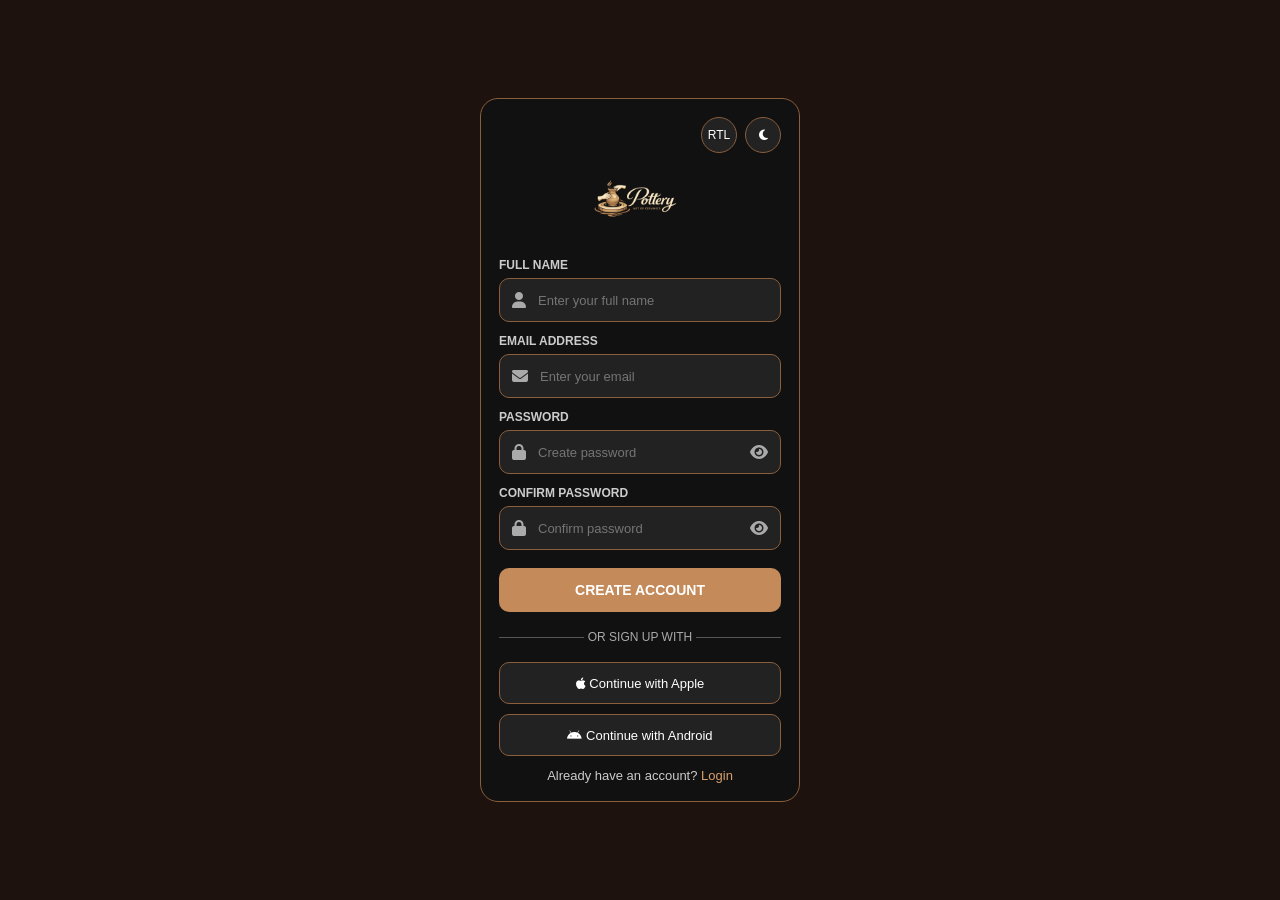
<file: signup.html>
<!DOCTYPE html>
<html lang="en">
<head>
<meta charset="UTF-8">
<meta name="viewport" content="width=device-width, initial-scale=1.0">

<title>Pottery Studio Signup</title>

<link rel="stylesheet"
href="https://cdnjs.cloudflare.com/ajax/libs/font-awesome/6.5.1/css/all.min.css">

<style>

*{
    margin:0;
    padding:0;
    box-sizing:border-box;
    font-family:Arial, Helvetica, sans-serif;
}

body{
    width:100%;
    min-height:100vh;
    display:flex;
    justify-content:center;
    align-items:center;
    background:#1d120d;
    padding:15px;
}

.auth-card{
    width:340px;
    background:#111;
    border:1px solid #8b5e3c;
    border-radius:20px;
    padding:22px;
    color:#fff;
}

.top-icons{
    display:flex;
    justify-content:flex-end;
    gap:8px;
    margin-bottom:15px;
}

.top-icons button{
    width:40px;
    height:40px;
    border-radius:50%;
    border:1px solid #8b5e3c;
    background:#222;
    color:#fff;
    cursor:pointer;
}

.logo{
    text-align:center;
    margin-bottom:22px;
}

.logo img{
    width:170px;
    cursor:pointer;
}

.logo p{
    margin-top:12px;
    font-size:24px;
    font-weight:bold;
}

.input-box{
    margin-bottom:10px;
}

.input-box label{
    display:block;
    margin-bottom:5px;
    font-size:8px;
    color:#ccc;
    font-weight:bold;
}

.input-field{
    width:100%;
    height:48px;
    background:#222;
    border:1px solid #8b5e3c;
    border-radius:12px;
    display:flex;
    align-items:center;
    padding:0 15px;
}

.input-field input{
    width:100%;
    height:100%;
    border:none;
    outline:none;
    background:none;
    color:#fff;
    padding:0 12px;
}

.input-field i{
    color:#aaa;
}

.auth-btn{
    width:100%;
    height:48px;
    border:none;
    border-radius:12px;
    background:#c48a5a;
    color:#fff;
    font-size:15px;
    font-weight:bold;
    cursor:pointer;
    margin-top:10px;
}

.divider{
    text-align:center;
    margin:22px 0;
    position:relative;
    color:#aaa;
    font-size:13px;
}

.divider::before,
.divider::after{
    content:"";
    position:absolute;
    top:50%;
    width:30%;
    height:1px;
    background:#555;
}

.divider::before{
    left:0;
}

.divider::after{
    right:0;
}

.social-login{
    display:flex;
    flex-direction:column;
    gap:12px;
}

.social-btn{
    width:100%;
    height:46px;
    border-radius:10px;
    border:1px solid #8b5e3c;
    background:#222;
    color:#fff;
    cursor:pointer;
}

.bottom-text{
    text-align:center;
    margin-top:22px;
    color:#ccc;
    font-size:14px;
}

.bottom-text a{
    color:#d8a16b;
    text-decoration:none;
}
/* SMALLER SIGNUP CARD */

.auth-card{
    width:320px;
    background:#111;
    border:1px solid #8b5e3c;
    border-radius:18px;
    padding:18px;
    color:#fff;
}

/* LOGO */

.logo{
    text-align:center;
    margin-bottom:18px;
}

.logo img{
    width:150px;
}

.logo p{
    margin-top:10px;
    font-size:21px;
    font-weight:bold;
}

/* INPUT BOX */

.input-box{
    margin-bottom:12px;
}

.input-box label{
    margin-bottom:6px;
    font-size:12px;
}

.input-field{
    height:44px;
    border-radius:10px;
    padding:0 12px;
}

.input-field input{
    font-size:13px;
}

/* BUTTON */

.auth-btn{
    height:44px;
    border-radius:10px;
    font-size:14px;
    margin-top:6px;
}

/* SOCIAL */

.social-login{
    gap:10px;
}

.social-btn{
    height:42px;
    font-size:13px;
}

/* DIVIDER */

.divider{
    margin:18px 0;
    font-size:12px;
}

/* BOTTOM TEXT */

.bottom-text{
    margin-top:12px;
    font-size:13px;
}

/* TOP BUTTONS */

.top-icons{
    margin-bottom:12px;
}

.top-icons button{
    width:36px;
    height:36px;
    font-size:12px;
}
/* LIGHT MODE */

.light-mode{
    background:#f5ede3;
}

.light-mode .auth-card{
    background:#fff;
    color:#111;
    border:1px solid #c48a5a;
}

.light-mode .input-field{
    background:#f1f1f1;
}

.light-mode .input-field input{
    color:#111;
}

.light-mode .input-box label,
.light-mode .options label,
.light-mode .bottom-text{
    color:#444;
}

.light-mode .social-btn,
.light-mode .top-icons button{
    background:#f1f1f1;
    color:#111;
}


/* RTL MODE */

.rtl{
    direction:rtl;
}

.rtl .options{
    flex-direction:row-reverse;
}

.rtl .input-field input{
    text-align:right;
}
/* LOGO SECTION SPACE REDUCE */

.logo{
    text-align:center;
    margin-bottom:10px;
    margin-top:-10px;
}

.logo img{
    width:140px;
    display:block;
    margin:auto;
}

.logo p{
    margin-top:6px;
    font-size:21px;
    font-weight:bold;
}

/* FIRST INPUT TOP SPACE REMOVE */

.input-box{
    margin-top:0;
    margin-bottom:12px;
}

</style>
</head>

<body>

<div class="auth-card">

    <div class="top-icons">

        <button>RTL</button>

        <button>
            <i class="fa-solid fa-moon"></i>
        </button>

    </div>

    <div class="logo">

        <a href="index.html">
            <img src="images/logo.png" alt="logo">
        </a>


    </div>

    <div class="input-box">

        <label>FULL NAME</label>

        <div class="input-field">

            <i class="fa-solid fa-user"></i>

            <input type="text"
            placeholder="Enter your full name">

        </div>

    </div>

    <div class="input-box">

        <label>EMAIL ADDRESS</label>

        <div class="input-field">

            <i class="fa-solid fa-envelope"></i>

            <input type="email"
            placeholder="Enter your email">

        </div>

    </div>

    <div class="input-box">

        <label>PASSWORD</label>

        <div class="input-field">

            <i class="fa-solid fa-lock"></i>

            <input type="password"
            placeholder="Create password">

            <i class="fa-solid fa-eye"></i>

        </div>

    </div>

    <div class="input-box">

        <label>CONFIRM PASSWORD</label>

        <div class="input-field">

            <i class="fa-solid fa-lock"></i>

            <input type="password"
            placeholder="Confirm password">

            <i class="fa-solid fa-eye"></i>

        </div>

    </div>

    <button class="auth-btn">
        CREATE ACCOUNT
    </button>

    <div class="divider">
        OR SIGN UP WITH
    </div>

    <div class="social-login">

        <button class="social-btn">
            <i class="fa-brands fa-apple"></i>
            Continue with Apple
        </button>

        <button class="social-btn">
            <i class="fa-brands fa-android"></i>
            Continue with Android
        </button>

    </div>

    <div class="bottom-text">

        Already have an account?

        <a href="login.html">
            Login
        </a>

    </div>

</div>
<script>

    const themeBtn = document.querySelector(".top-icons button:last-child");
const body = document.body;

themeBtn.onclick = () => {

    body.classList.toggle("light-mode");

};


/* RTL MODE */

const rtlBtn = document.querySelector(".top-icons button:first-child");

rtlBtn.onclick = () => {

    document.body.classList.toggle("rtl");

};
</script>
</body>
</html>
</file>
<file: index.css>
.hero{
    width: 100%;
    height: 100vh;

    background-image: url(images/hero);
    background-position: center;
    background-size: cover;
    background-repeat: no-repeat;

    position: relative;

    display: flex;
    align-items: center;

    padding: 0 8%;
}

.overlay{
    position: absolute;

    width: 100%;
    height: 100%;

    top: 0;
    left: 0;

    background: rgba(0,0,0,0.45);
}

.hero-content{
    position: relative;
    z-index: 2;
    margin-top: 80px;

    max-width: 700px;
}

.small-text{
    color: #d6a676;

    font-size: 18px;
    letter-spacing: 2px;

    display: inline-block;

    margin-bottom: 20px;
}

.hero-content h1{
    font-size: 75px;
    line-height: 95px;

    color: white;

    margin-bottom: 25px;
}

.hero-content p{
    color: #f1f1f1;

    font-size: 20px;
    line-height: 34px;

    margin-bottom: 40px;
}


.hero-buttons{
    display: flex;
    gap: 20px;
}

.hero-btn{
    padding: 16px 35px;

    border: none;
    border-radius: 8px;

    font-size: 16px;
    font-weight: bold;

    cursor: pointer;

    transition: 0.3s;
}

.explore-btn{
    background: #d6a676;
    color: white;
}

.shop-btn{
    background: transparent;
    color: white;

    border: 2px solid white;
}

.hero-btn:hover{
    transform: translateY(-5px);
}

/* ===== MOBILE RESPONSIVE ===== */

@media (max-width: 768px){

    .hero{
        height: auto;
        min-height: 100vh;

        padding: 120px 6% 80px;

        align-items: center;
        text-align: center;
    }

    .hero-content{
        max-width: 100%;
    }

    .small-text{
        font-size: 15px;
        letter-spacing: 1px;

        margin-bottom: 15px;
    }

    .hero-content h1{
        font-size: 42px;
        line-height: 55px;

        margin-bottom: 20px;
    }

    .hero-content p{
        font-size: 16px;
        line-height: 28px;

        margin-bottom: 30px;
    }

    /* BUTTONS */

    .hero-buttons{
        flex-direction: column;
        align-items: center;

        gap: 15px;
    }

    .hero-btn{
        width: 100%;
        max-width: 260px;

        padding: 14px 20px;

        font-size: 15px;
    }

}

.about{
    width: 100%;

    padding: 100px 8%;

    background: #f5ede3;

    display: flex;
    justify-content: space-between;
    align-items: center;

    gap: 60px;
}

.about-image{
    flex: 1;
}

.about-image img{
    width: 100%;

    border-radius: 15px;

    box-shadow: 0 10px 25px rgba(0,0,0,0.15);
}

.about-content{
    flex: 1;
}

.about-content span{
    color: #d6a676;

    font-size: 17px;
    font-weight: bold;

    letter-spacing: 2px;
}

.about-content h2{
    font-size: 48px;
    line-height: 65px;

    color: #3e2618;

    margin: 20px 0;
}

.about-content p{
    font-size: 17px;
    line-height: 30px;

    color: #6b5b52;

    margin-bottom: 20px;
}


.about-btn{
    padding: 15px 35px;

    border: none;
    border-radius: 8px;

    background: #d6a676;
    color: white;

    font-size: 16px;
    font-weight: bold;

    cursor: pointer;

    transition: 0.3s;
}

.about-btn:hover{
    transform: translateY(-5px);
}
/* ===== MOBILE RESPONSIVE ===== */

@media (max-width: 768px){

    .about{
        flex-direction: column;

        padding: 70px 6%;

        gap: 40px;

        text-align: center;
    }

    /* IMAGE */

    .about-image{
        width: 100%;
    }

    .about-image img{
        width: 100%;
        border-radius: 12px;
    }

    /* CONTENT */

    .about-content{
        width: 100%;
    }

    .about-content span{
        font-size: 14px;
        letter-spacing: 1px;
    }

    .about-content h2{
        font-size: 34px;
        line-height: 48px;

        margin: 15px 0;
    }

    .about-content p{
        font-size: 15px;
        line-height: 28px;

        margin-bottom: 18px;
    }

    .about-btn{
        width: 100%;
        max-width: 240px;

        padding: 14px 20px;

        font-size: 15px;
    }

}
.services{
    width: 100%;

    padding: 100px 8%;

    background: #fffaf5;
}

.services-title{
    text-align: center;

    margin-bottom: 60px;
}

.services-title span{
    color: #d6a676;

    font-size: 17px;
    font-weight: bold;

    letter-spacing: 2px;
}

.services-title h2{
    font-size: 48px;
    line-height: 65px;

    color: #3e2618;

    margin-top: 20px;
}


.services-container{
    display: grid;

    grid-template-columns: repeat(3,1fr);

    gap: 30px;
}

.service-card{
    background: white;

    padding: 40px 30px;

    border-radius: 15px;

    text-align: center;

    transition: 0.4s;

    box-shadow: 0 10px 25px rgba(0,0,0,0.08);
}

.service-card:hover{
    transform: translateY(-10px);
}

.service-card img{
    width: 150px;
    height: 100px;

    margin-bottom: 25px;
}

.service-card h3{
    font-size: 28px;

    color: #3e2618;

    margin-bottom: 15px;
}

.service-card p{
    font-size: 16px;
    line-height: 28px;

    color: #6b5b52;
}
/* ===== MOBILE RESPONSIVE ===== */

@media (max-width: 768px){

    .services{
        padding: 70px 6%;
    }

    /* TITLE */

    .services-title{
        margin-bottom: 40px;
    }

    .services-title span{
        font-size: 14px;
        letter-spacing: 1px;
    }

    .services-title h2{
        font-size: 34px;
        line-height: 48px;

        margin-top: 15px;
    }

    /* CONTAINER */

    .services-container{
        grid-template-columns: 1fr;

        gap: 25px;
    }

    /* CARD */

    .service-card{
        padding: 30px 22px;
    }

    .service-card img{
        width: 120px;
        height: 85px;

        margin-bottom: 20px;
    }

    .service-card h3{
        font-size: 24px;

        margin-bottom: 12px;
    }

    .service-card p{
        font-size: 15px;
        line-height: 26px;
    }

}
.products{
    width: 100%;

    padding: 100px 8%;

    background: #f5ede3;
}

.products-title{
    text-align: center;

    margin-bottom: 60px;
}

.products-title span{
    color: #d6a676;

    font-size: 17px;
    font-weight: bold;

    letter-spacing: 2px;
}

.products-title h2{
    font-size: 48px;
    line-height: 65px;

    color: #3e2618;

    margin-top: 20px;
}

.products-container{
    display: grid;

    grid-template-columns: repeat(3,1fr);

    gap: 30px;
}


.product-card{
    background: white;

    border-radius: 15px;

    overflow: hidden;

    transition: 0.4s;

    box-shadow: 0 10px 25px rgba(0,0,0,0.08);
}

.product-card:hover{
    transform: translateY(-10px);
}


.product-card img{
    width: 100%;
    height: 250px;

    object-fit: cover;
}

.product-content{
    padding: 25px;
}

.product-content h3{
    font-size: 28px;

    color: #3e2618;

    margin-bottom: 15px;
}

.product-content p{
    font-size: 16px;
    line-height: 28px;

    color: #6b5b52;

    margin-bottom: 18px;
}

.product-content h4{
    font-size: 24px;

    color: #d6a676;

    margin-bottom: 20px;
}

.product-content button{
    padding: 14px 28px;

    border: none;
    border-radius: 8px;

    background: #3e2618;
    color: white;

    font-size: 15px;
    font-weight: bold;

    cursor: pointer;

    transition: 0.3s;
}

.product-content button:hover{
    background: #d6a676;
}
/* ===== MOBILE RESPONSIVE ===== */

@media (max-width: 768px){

    .products{
        padding: 70px 6%;
    }

    /* TITLE */

    .products-title{
        margin-bottom: 40px;
    }

    .products-title span{
        font-size: 14px;
        letter-spacing: 1px;
    }

    .products-title h2{
        font-size: 34px;
        line-height: 48px;

        margin-top: 15px;
    }

    /* CONTAINER */

    .products-container{
        grid-template-columns: 1fr;

        gap: 25px;
    }

    /* CARD */

    .product-card{
        border-radius: 12px;
    }

    .product-card img{
        height: 220px;
    }

    /* CONTENT */

    .product-content{
        padding: 22px;
    }

    .product-content h3{
        font-size: 24px;

        margin-bottom: 12px;
    }

    .product-content p{
        font-size: 15px;
        line-height: 26px;

        margin-bottom: 15px;
    }

    .product-content h4{
        font-size: 22px;

        margin-bottom: 18px;
    }

    /* BUTTON */

    .product-content button{
        width: 100%;

        padding: 13px 20px;

        font-size: 14px;
    }

}

.workshop{
    padding:100px 8%;
    background:#F5EFE6;
}

.workshop-content{
    display:flex;
    justify-content:space-between;
    align-items:center;
    gap:50px;
    flex-wrap:wrap;
}

.workshop-text{
    flex:1;
}

.workshop-text h1{
    font-size:55px;
    color:#8B5E3C;
    margin-bottom:20px;
}

.workshop-text p{
    font-size:20px;
    line-height:1.8;
    margin-bottom:30px;
    color:#555;
}

.workshop-info{
    display:flex;
    gap:20px;
    flex-wrap:wrap;
    margin-bottom:35px;
}

.info-box{
    background:white;
    padding:20px;
    border-radius:15px;
    width:160px;
    text-align:center;
    box-shadow:0 5px 15px rgba(0,0,0,0.1);
}

.info-box h3{
    color:#8B5E3C;
    margin-bottom:10px;
}


.workshop button{
    padding:15px 35px;
    border:none;
    background:#8B5E3C;
    color:white;
    font-size:18px;
    border-radius:40px;
    cursor:pointer;
    transition:0.5s;
}

.workshop button:hover{
    background:#5C4033;
    transform:scale(1.05);
}


.workshop-image{
    flex:1;
    text-align:center;
}

.workshop-image img{
    width:100%;
    max-width:500px;
    height: 600px;
    border-radius:25px;
    box-shadow:0 10px 25px rgba(0,0,0,0.2);
}
/* ===== MOBILE RESPONSIVE ===== */

@media (max-width: 768px){

    .workshop{
        padding: 70px 6%;
    }

    /* CONTENT */

    .workshop-content{
        flex-direction: column;

        gap: 40px;

        text-align: center;
    }

    /* TEXT */

    .workshop-text{
        width: 100%;
    }

    .workshop-text h1{
        font-size: 36px;

        margin-bottom: 15px;
    }

    .workshop-text p{
        font-size: 16px;
        line-height: 1.7;

        margin-bottom: 25px;
    }

    /* INFO BOXES */

    .workshop-info{
        justify-content: center;

        gap: 15px;

        margin-bottom: 30px;
    }

    .info-box{
        width: 140px;

        padding: 18px;
    }

    .info-box h3{
        font-size: 18px;

        margin-bottom: 8px;
    }

    .info-box p{
        font-size: 14px;
    }

    /* BUTTON */

    .workshop button{
        width: 100%;
        max-width: 250px;

        padding: 14px 20px;

        font-size: 16px;
    }

    /* IMAGE */

    .workshop-image{
        width: 100%;
    }

    .workshop-image img{
        width: 100%;
        max-width: 100%;

        height: auto;

        border-radius: 18px;
    }

}

.gallery{
    padding:100px 8%;
    background:#fff;
}


.gallery-title{
    text-align:center;
    margin-bottom:60px;
}

.gallery-title h1{
    font-size:55px;
    color:#8B5E3C;
    margin-bottom:20px;
}

.gallery-title p{
    font-size:20px;
    color:#555;
}


.gallery-container{
    display:grid;
    grid-template-columns:repeat(auto-fit,minmax(300px,1fr));
    gap:25px;
}

.gallery-card{
    overflow:hidden;
    border-radius:20px;
    position:relative;
}

.gallery-card img{
    width:100%;
    height:350px;
    object-fit:cover;
    transition:0.5s;
    cursor:pointer;
}

.gallery-card:hover img{
    transform:scale(1.1);
}
/* ===== MOBILE RESPONSIVE ===== */

@media (max-width: 768px){

    .gallery{
        padding: 70px 6%;
    }

    /* TITLE */

    .gallery-title{
        margin-bottom: 40px;
    }

    .gallery-title h1{
        font-size: 36px;

        margin-bottom: 15px;
    }

    .gallery-title p{
        font-size: 16px;
        line-height: 1.7;
    }

    /* CONTAINER */

    .gallery-container{
        grid-template-columns: 1fr;

        gap: 20px;
    }

    /* CARD */

    .gallery-card{
        border-radius: 15px;
    }

    .gallery-card img{
        height: 260px;
    }

}
.pottery-journey{
    width: 100%;
    padding: 80px 20px;
    background: #f4ede4;
    text-align: center;
}

.journey-box h2{
    font-size: 42px;
    color: #5c4033;
    margin-bottom: 20px;
}

.journey-box p{
    max-width: 700px;
    margin: auto;
    font-size: 18px;
    line-height: 1.8;
    color: #666;
    margin-bottom: 30px;
}

.explore-btn{
    display: inline-block;
    padding: 14px 35px;
    background: #a2673f;
    color: #fff;
    text-decoration: none;
    border-radius: 40px;
    transition: 0.4s;
}

.explore-btn:hover{
    background: #5c4033;
}
@media (max-width: 768px){

    .pottery-journey{
        padding: 60px 15px;
    }

    .journey-box h2{
        font-size: 30px;
    }

    .journey-box p{
        font-size: 16px;
        line-height: 1.6;
        padding: 0 10px;
    }

    .explore-btn{
        padding: 12px 28px;
        font-size: 15px;
    }
}
.studio-footer{
    width: 100%;
    background: #3d2b1f;
    color: #fff;
    padding-top: 60px;
}

.craft-footer{
    width: 100%;
    background: #3d2b1f;
    color: #fff;
    padding-top: 70px;
}

.footer-container{
    width: 90%;
    margin: auto;
    display: grid;
    grid-template-columns: repeat(4,1fr);
    gap: 40px;
    padding-bottom: 50px;
}

.footer-box h3{
    font-size: 24px;
    margin-bottom: 20px;
}

.footer-logo{
    display: flex;
    align-items: center;
    gap: 12px;
    margin-bottom: 20px;
}

.footer-logo img{
    width: 100px;
}

.footer-logo h2{
    font-size: 30px;
}

.footer-box p{
    color: #ddd;
    line-height: 1.8;
    margin-bottom: 10px;
}

.footer-box ul{
    list-style: none;
}

.footer-box ul li{
    margin-bottom: 14px;
}

.footer-box ul li a{
    text-decoration: none;
    color: #ddd;
    transition: 0.3s;
}

.footer-box ul li a:hover{
    color: #c58b5b;
    padding-left: 5px;
}

.footer-last{
    border-top: 1px solid rgba(255,255,255,0.2);
    padding: 20px 5%;
    display: flex;
    justify-content: space-between;
    align-items: center;
    flex-wrap: wrap;
    gap: 15px;
}

.footer-policy-links{
    display: flex;
    gap: 20px;
}

.footer-policy-links a{
    text-decoration: none;
    color: #ddd;
    transition: 0.3s;
}

.footer-policy-links a:hover{
    color: #c58b5b;
}

@media(max-width:768px){

    .studio-footer,
    .craft-footer{
        padding-top: 50px;
    }

    .footer-container{
        width: 90%;
        grid-template-columns: 1fr;
        gap: 45px;
        text-align: center;
        padding-bottom: 40px;
    }

    .footer-logo{
        justify-content: center;
        flex-direction: column;
        gap: 10px;
    }

    .footer-logo img{
        width: 80px;
    }

    .footer-logo h2{
        font-size: 26px;
    }

    .footer-box h3{
        font-size: 22px;
        margin-bottom: 18px;
    }

    .footer-box p{
        font-size: 15px;
        line-height: 1.9;
    }

    .footer-box ul li{
        margin-bottom: 12px;
    }

    .footer-box ul li a{
        font-size: 15px;
    }

    .footer-last{
        flex-direction: column;
        text-align: center;
        padding: 18px 20px;
    }

    .footer-policy-links{
        flex-wrap: wrap;
        justify-content: center;
        gap: 15px;
    }

    .footer-policy-links a{
        font-size: 14px;
    }

}

@media(max-width:768px){

    .nav-buttons{
        display:flex;
        justify-content:flex-end;
        align-items:center;

        gap:6px;
    }

    /* RTL BUTTON */

    .btn{
        width:58px;
        height:38px;

        font-size:12px;

        border:none;
        border-radius:10px;

        background:#d8ab7c;
        color:white;

        cursor:pointer;
    }

    /* DARK MODE BUTTON */

    .logo-btn{
        width:38px;
        height:38px;

        border:none;
        border-radius:50%;

        background:#d8ab7c;

        display:flex;
        justify-content:center;
        align-items:center;
    }

    .moon{
        width:12px;
        height:12px;
    }

    .moon::after{
        width:12px;
        height:12px;

        left:5px;
    }

    /* REMOVE LOGIN BUTTON */

    .login-btn{
        display:none;
    }

}
</file>
<file: practice.css>
*{
  transition: background-color 0.35s ease, color 0.35s ease, border-color 0.35s ease;
}
 
 
html.dark-mode body{
  background:#000 ;
  color:#f8efe7;
}
 
html.dark-mode .navbar{
  background:#1c120c ;
  box-shadow:0 8px 25px rgba(0,0,0,0.45);
}
 
html.dark-mode .nav-links{
  background:transparent ;
}
 
html.dark-mode .nav-links li a{
  color:#fff ;
}
 
html.dark-mode .nav-links li a:hover{
  color:#d8ab7c ;
}
 
html.dark-mode .dropdown-menu{
  background:#2a1a13 ;
}
 
html.dark-mode .dropdown-menu a{
  color:#fff ;
}
 
html.dark-mode .dropdown-menu a:hover{
  background:#3a2418 ;
}
 
html.dark-mode .btn,
html.dark-mode .logo-btn{
  background:#d8ab7c ;
  color:#fff ;
}
 
 
html.dark-mode section{
    background-color:#000 ;
}
 
html.dark-mode .craft-footer{
  background:#1c120c ;
}
 
 
html.dark-mode .pricing-card,
html.dark-mode .benefit-card,
html.dark-mode .class-card,
html.dark-mode .reward-card,
html.dark-mode .featured-card,
html.dark-mode .blog-card,
html.dark-mode .ceramic-card,
html.dark-mode .contact-container,
html.dark-mode .contact-form,
html.dark-mode .location-card,
html.dark-mode .support-card,
html.dark-mode .service-card,
html.dark-mode .story-content,
html.dark-mode .team-card,
html.dark-mode .team-info,
html.dark-mode .choose-card{
  background:#1c120c ;
  border-color:rgba(255,255,255,0.12) ;
}
 
 
html.dark-mode h1,
html.dark-mode h2,
html.dark-mode h3,
html.dark-mode h4{
  color:#f2c38f ;
}
 
 
html.dark-mode p,
html.dark-mode span,
html.dark-mode li,
html.dark-mode td,
html.dark-mode .section-title p,
html.dark-mode .benefits-title p,
html.dark-mode .comparison-title p,
html.dark-mode .blog-meta,
html.dark-mode .author span{
  color:#eadbd0 ;
}
 
 
html.dark-mode input,
html.dark-mode textarea{
  background:#1c120c ;
  color:#fff ;
  border-color:rgba(255,255,255,0.18) ;
}
 
html.dark-mode input::placeholder,
html.dark-mode textarea::placeholder{
  color:#cdb9aa ;
}
 
 
html.dark-mode .comparison-table{
  background:#2a1a13 ;
}
 
html.dark-mode tbody tr{
  border-color:rgba(255,255,255,0.12) ;
}
 
html.dark-mode tbody tr:hover{
  background:#24170f ;
}
 
 
.navbar .login-btn{
  padding:12px 24px ;
  font-size:14px ;
  border-radius:12px ;
  border:none ;
  background:#d8ab7c ;
  color:#fff ;
  font-weight:600 ;
}
 
 
html.rtl{
  direction:rtl;
}
 
html.rtl .navbar,
html.rtl .nav-links,
html.rtl .nav-buttons,
html.rtl .hero-buttons,
html.rtl .footer-last,
html.rtl .author-box,
html.rtl .blog-footer,
html.rtl .card-bottom,
html.rtl .newsletter-section,
html.rtl .reward-buttons{
  flex-direction:row-reverse ;
}
 
html.rtl .logo{
  order:3;
}
 
html.rtl .nav-links{
  order:2;
}
 
html.rtl .nav-buttons{
  order:1;
}
 
html.rtl .dropdown-menu{
  left:auto ;
  right:0 ;
  text-align:right;
}
 
html.rtl .category-tag,
html.rtl .blog-tag,
html.rtl .popular-badge{
  left:auto ;
  right:20px ;
}
 
html.rtl .location-card{
  left:auto ;
  right:40px ;
}
</file>
<file: nav.css>
*{
    margin: 0;
    padding: 0;
    box-sizing: border-box;
    font-family: Arial, Helvetica, sans-serif;
}
body{
    background: #f5ede3;
}
.navbar{
    width: 100%;
    height: 90px;
    background: #3e2618;
    display: flex;
    justify-content: space-between;
    align-items: center;
    padding: 0 7%;
    position: fixed;
    top: 0;
    left: 0;
    z-index: 1000;
    gap:15px;
}
.logo img{
    width: 150px;
}
.nav-links{
    display: flex;
    align-items: center;
    gap: 30px;
    list-style: none;
}
.nav-links li{
    position: relative;
}
.nav-links li a{
    text-decoration: none;
    color: white;
    font-size: 17px;
    font-weight: 500;
    transition: 0.3s;
}
.nav-links li a:hover{
    color: #d6a676;
}
.dropdown-menu{
    position: absolute;
    top: 20px;
    left: 0;
    width: 190px;
    background: white;
    border-radius: 10px;
    overflow: hidden;
    display: none;
    box-shadow: 0 10px 20px rgba(0,0,0,0.2);
}
.dropdown-menu a{
    display: block;
    padding: 14px 18px;
    color: #3e2618 !important;
}
.dropdown-menu a:hover{
    background: #f3e1d2;
    padding-left: 25px;
}
.dropdown:hover .dropdown-menu{
    display: block;
}
.nav-buttons{
   display: flex;
    gap: 15px;
}

.btn{
    padding: 7px 16px;
    font-size: 13px;
    border-radius: 10px;
    border: none;
    cursor: pointer;
    background: #d8ab7c;  
    color: white;
    font-weight: 600;
    transition: 0.3s;
}
.btn:hover{
    background: #c89463;
}
.logo-btn{
    width: 42px;
    height: 42px;
    border-radius: 50%;
    border: none;
    display: flex;
    align-items: center;
    justify-content: center;
    cursor: pointer;
    background: #d8ab7c;
}
.moon{
    width: 15px;
    height: 15px;
    background: white;
    border-radius: 50%;
    position: relative;
}
.moon::after{
    content: "";
    position: absolute;
    width: 15px;
    height: 15px;
    background: #d8ab7c;
    border-radius: 50%;
    top: -1px;
    left: 5px;
}
.menu-btn{
    display: none;
    background: transparent;
    border: none;
    outline: none;
    color: #ffffff;
    font-size: 30px;
    cursor: pointer;
    width: auto;
    height: auto;
    align-items: center;
    justify-content: center;
    padding: 0;
    margin-right: 8px;
    margin-top: 2px;
    transition: all 0.3s ease;
    text-shadow: 0 0 10px rgba(255,255,255,0.25);
    z-index: 1001;
}
.menu-btn i,
.menu-btn span{
    font-size: 30px;
    line-height: 1;
}
.menu-btn:hover{
    color: #f2c38f;
    transform: scale(1.1);
}
.menu-btn:active{
    transform: scale(0.95);
}
body.rtl{
    direction: rtl;
}
body.rtl .header,
body.rtl .nav-links,
body.rtl .top-buttons{
    flex-direction: row-reverse;
}
@media (max-width: 768px){
 
    .navbar{
        height: 90px;
        background:#3e2618 ;
        padding:0 6%;
    }
 
    .logo img{
        width:120px;
    }
 
    .menu-btn{
        display:flex;
        font-size:30px;
        margin:0;
        z-index:3000;
    }
 
    .nav-links{
        position:absolute;
        top:90px;
        left:-100%;
        width:100%;
        background:#3e2618 !important;
        flex-direction:column;
        align-items:center;
        gap:22px;
        padding:35px 0 45px;
        transition:0.4s ease;
        z-index:2000;
    }
 
    .nav-links.active{
        left:0;
    }
 
    .nav-links li a{
        color:#fff;
        font-size:20px;
    }
 
    
    .nav-buttons{
        display:flex !important;
        position:absolute;
        right:70px;
        top:24px;
        gap:10px;
        width:auto;
        background:transparent;
        padding:0;
        z-index:3000;
    }
 
    .nav-buttons .btn:first-child,
    .nav-buttons .logo-btn{
        display:flex !important;
    }
 
  
    .nav-buttons .login-btn{
        display:none !important;
    }
 
 

}
 
 
 
.mobile-login-wrap{
    display:none;
}
 
@media (max-width:768px){
    .mobile-login-wrap{
        display:block;
    }
}
 
 
@media (max-width:768px){
 
    .nav-links .mobile-login{
        display:flex;
        justify-content:center;
        align-items:center;
        width:130px;
        height:50px;
        margin-top:10px;
        background:hsl(31, 54%, 67%);
        color:#f9f7f7;
        border-radius:12px;
        font-weight:600;
        text-decoration:none;
    }
 
}
 
 
 
 
@media (max-width:768px){
 
    .nav-links::after{
        display:none ;
        content:none ;
    }
 
    .nav-links .login-btn{
        display:none ;
    }
 
    .mobile-login-wrap{
        display:block ;
    }
 
    .mobile-login-wrap .mobile-login{
        display:flex ;
    }
}
</file>
<file: about.css>
.about-hero{
  width:100%;
  height:100vh;

  position:relative;

  display:flex;
  justify-content:center;
  align-items:center;

  padding:80px;
  background-image:
  url('https://images.unsplash.com/photo-1515377905703-c4788e51af15?q=80&w=1600&auto=format&fit=crop');

  background-size:cover;
  background-position:center;
  background-repeat:no-repeat;

  overflow:hidden;
}

.overlay{
  position:absolute;
  inset:0;

  background:
  linear-gradient(
    to right,
    rgba(20,12,8,0.88),
    rgba(20,12,8,0.45)
  );

  backdrop-filter:blur(2px);
}

.hero-content{
  position:relative;
  z-index:2;
  max-width:850px;
  color:white;
  margin-top: 99px;
}


.sub-title{
  letter-spacing:6px;
  color:#d7a27b;
  font-size:17px;
  margin-bottom:25px;
  margin-top: 90px;
}

.hero-content h1{
  font-size:50px;
  line-height:1.05;
  font-weight:700;
  margin-bottom:5px;
  margin-top: 3px;
}

.description{
  font-size:23px;
  line-height:1.9;

  color:#ece4dc;

  margin-bottom:45px;
  max-width:700px;
}

.hero-buttons{
  display:flex;
  gap:25px;
}

.primary-btn,
.secondary-btn{
  padding:18px 42px;
  border-radius:18px;

  font-size:18px;
  cursor:pointer;

  transition:0.3s ease;
}


.primary-btn{
  background:#a35d37;
  border:none;
  color:white;

  box-shadow:0 10px 30px rgba(0,0,0,0.25);
}

.primary-btn:hover{
  background:#8c4c2b;
  transform:translateY(-3px);
}

.secondary-btn{
  background:transparent;
  border:2px solid rgba(255,255,255,0.4);
  color:white;

  backdrop-filter:blur(8px);
}

.secondary-btn:hover{
  background:white;
  color:#2d1f18;
}

@media(max-width:992px){

  .hero-content h1{
    font-size:58px;
  }

  .description{
    font-size:18px;
  }

}

@media(max-width:768px){

  .about-hero{
    padding:40px 25px;
  }

  .hero-content h1{
    font-size:42px;
  }

  .hero-buttons{
    flex-direction:column;
  }

  .primary-btn,
  .secondary-btn{
    width:100%;
  }

}

.services-section{
  padding:100px 20px;
  color:#ffffff;
}

.container{
  max-width:1200px;
  margin:auto;
  text-align:center;
}

.services-section h2{
  font-size:42px;
  color:#ffcc70;
  margin-bottom:15px;
}

.section-subtitle{
  color:#0b0a0a;
  font-size:18px;
  margin-bottom:60px;
}

.services-grid{
  display:grid;
  grid-template-columns:repeat(auto-fit, minmax(250px, 1fr));
  gap:30px;
}

.service-card{
  background:#1b1b1b;
  padding:35px 30px;
  border-radius:18px;
  transition:0.4s ease;
  border:1px solid rgba(255,255,255,0.05);
}

.service-card:hover{
  transform:translateY(-10px);
  background:#222222;
}

.service-card h3{
  font-size:24px;
  color:#ffcc70;
  margin-bottom:15px;
}

.service-card p{
  font-size:16px;
  color:#d4d4d4;
  line-height:1.8;
}

@media(max-width:768px){

  .services-section{
    padding:70px 20px;
  }

  .services-section h2{
    font-size:34px;
  }

  .section-subtitle{
    font-size:16px;
  }

}

.our-story{
  width:100%;
  min-height:100vh;
  display:flex;
  justify-content:center;
  align-items:center;
  padding:80px 20px;
}

.story-container{
  max-width:900px;
  width:100%;
}

.story-content{
  background:#fffaf5;
  padding:60px 45px;
  border-radius:24px;
  text-align:center;
  box-shadow:0 15px 40px rgba(0,0,0,0.4);
}

.story-content h2{
  font-size:48px;
  color:#ffcc70;
  margin-bottom:30px;
  letter-spacing:1px;
}

.story-content p{
  color:#050505;
  font-size:18px;
  line-height:1.9;
  margin-bottom:22px;
}

.highlight{
  color:#ffcc70 !important;
  font-weight:600;
}

@media(max-width:768px){

  .story-content{
    padding:40px 25px;
  }

  .story-content h2{
    font-size:36px;
  }

  .story-content p{
    font-size:16px;
  }

}

.team-section{
  width:100%;
  padding:100px 20px;
}

.team-container{
  max-width:1200px;
  margin:auto;
}

.section-title{
  text-align:center;
  margin-bottom:70px;
}

.section-title h2{
  font-size:48px;
  color:#ffcc70;
  margin-bottom:15px;
}

.section-title p{
  color:#0f0d0d;
  font-size:18px;
}

.team-grid{
  display:grid;
  grid-template-columns:repeat(auto-fit, minmax(300px, 1fr));
  gap:35px;
}

.team-card{
  border-radius:22px;
  overflow:hidden;
  transition:0.4s ease;
  box-shadow:0 10px 25px rgba(0,0,0,0.3);
}

.team-card:hover{
  transform:translateY(-10px);
}

.team-card img{
  width:100%;
  height:350px;
  object-fit:cover;
}

.team-info{
  padding:30px 25px;
  text-align:center;
}

.team-info h3{
  font-size:26px;
  color:#090707;
  margin-bottom:8px;
}

.team-info span{
  color:#ffcc70;
  font-size:15px;
  display:block;
  margin-bottom:18px;
}

.team-info p{
  color:#141111;
  font-size:16px;
  line-height:1.8;
}

@media(max-width:768px){

  .section-title h2{
    font-size:36px;
  }

  .section-title p{
    font-size:16px;
  }

  .team-card img{
    height:300px;
  }

}

.choose-us{
  width:100%;
  padding:100px 20px;
  background:#f6f1ea;
}

.choose-container{
  max-width:1200px;
  margin:auto;
}

.section-header{
  text-align:center;
  margin-bottom:70px;
}

.section-header h2{
  font-size:52px;
  color:#5c3b2e;
  margin-bottom:18px;
}

.section-header p{
  color:#7a685d;
  font-size:18px;
  line-height:1.8;
}

.choose-grid{
  display:grid;
  grid-template-columns:repeat(auto-fit, minmax(260px, 1fr));
  gap:30px;
}

.choose-card{
  background:#fffaf5;
  padding:45px 35px;
  border-radius:24px;
  text-align:center;
  border:1px solid #e7d8ca;
  transition:0.4s ease;
}

.choose-card:hover{
  transform:translateY(-10px);
  box-shadow:0 15px 35px rgba(0,0,0,0.08);
}

.choose-card h3{
  font-size:26px;
  color:#5c3b2e;
  margin-bottom:18px;
}

.choose-card p{
  color:#7a685d;
  font-size:16px;
  line-height:1.9;
}
@media(max-width:768px){

  .choose-us{
    padding:80px 20px;
  }

  .section-header{
    margin-bottom:50px;
  }

  .section-header h2{
    font-size:38px;
    line-height:1.2;
  }

  .section-header p{
    font-size:15px;
    line-height:1.8;
  }

  .choose-grid{
    grid-template-columns:1fr;
    gap:22px;
  }

  .choose-card{
    padding:35px 25px;
    border-radius:20px;
  }

  .choose-card h3{
    font-size:22px;
    margin-bottom:14px;
  }

  .choose-card p{
    font-size:15px;
    line-height:1.8;
  }

}
.studio-footer{
    width: 100%;
    background: #3d2b1f;
    color: #fff;
    padding-top: 60px;
}

.craft-footer{
    width: 100%;
    background: #3d2b1f;
    color: #fff;
    padding-top: 70px;
}

.footer-container{
    width: 90%;
    margin: auto;
    display: grid;
    grid-template-columns: repeat(4,1fr);
    gap: 40px;
    padding-bottom: 50px;
}

.footer-box h3{
    font-size: 24px;
    margin-bottom: 20px;
}

.footer-logo{
    display: flex;
    align-items: center;
    gap: 12px;
    margin-bottom: 20px;
}

.footer-logo img{
    width: 100px;
}

.footer-logo h2{
    font-size: 30px;
}

.footer-box p{
    color: #ddd;
    line-height: 1.8;
    margin-bottom: 10px;
}

.footer-box ul{
    list-style: none;
}

.footer-box ul li{
    margin-bottom: 14px;
}

.footer-box ul li a{
    text-decoration: none;
    color: #ddd;
    transition: 0.3s;
}

.footer-box ul li a:hover{
    color: #c58b5b;
    padding-left: 5px;
}

.footer-last{
    border-top: 1px solid rgba(255,255,255,0.2);
    padding: 20px 5%;
    display: flex;
    justify-content: space-between;
    align-items: center;
    flex-wrap: wrap;
    gap: 15px;
}

.footer-policy-links{
    display: flex;
    gap: 20px;
}

.footer-policy-links a{
    text-decoration: none;
    color: #ddd;
    transition: 0.3s;
}

.footer-policy-links a:hover{
    color: #c58b5b;
}

@media(max-width:768px){

    .studio-footer,
    .craft-footer{
        padding-top: 50px;
    }

    .footer-container{
        width: 90%;
        grid-template-columns: 1fr;
        gap: 45px;
        text-align: center;
        padding-bottom: 40px;
    }

    .footer-logo{
        justify-content: center;
        flex-direction: column;
        gap: 10px;
    }

    .footer-logo img{
        width: 80px;
    }

    .footer-logo h2{
        font-size: 26px;
    }

    .footer-box h3{
        font-size: 22px;
        margin-bottom: 18px;
    }

    .footer-box p{
        font-size: 15px;
        line-height: 1.9;
    }

    .footer-box ul li{
        margin-bottom: 12px;
    }

    .footer-box ul li a{
        font-size: 15px;
    }

    .footer-last{
        flex-direction: column;
        text-align: center;
        padding: 18px 20px;
    }

    .footer-policy-links{
        flex-wrap: wrap;
        justify-content: center;
        gap: 15px;
    }

    .footer-policy-links a{
        font-size: 14px;
    }

}

@media(max-width:768px){

    .nav-buttons{
        display:flex;
        justify-content:flex-end;
        align-items:center;

        gap:6px;
    }

    /* RTL BUTTON */

    .btn{
        width:58px;
        height:38px;

        font-size:12px;

        border:none;
        border-radius:10px;

        background:#d8ab7c;
        color:white;

        cursor:pointer;
    }

    /* DARK MODE BUTTON */

    .logo-btn{
        width:38px;
        height:38px;

        border:none;
        border-radius:50%;

        background:#d8ab7c;

        display:flex;
        justify-content:center;
        align-items:center;
    }

    .moon{
        width:12px;
        height:12px;
    }

    .moon::after{
        width:12px;
        height:12px;

        left:5px;
    }

    /* REMOVE LOGIN BUTTON */

    .login-btn{
        display:none;
    }

}

/* ================= MOBILE ONLY ================= */

@media(max-width:768px){

    /* Hamburger */

    .menu-toggle{
        font-size: 32px;
        color: white;
        cursor: pointer;
        display: block;
    }

    /* Mobile Menu */

    .mobile-menu{
        position: fixed;

        top: 0;
        right: -100%;

        width: 260px;
        height: 100vh;

        background: #5c4033;

        padding: 80px 25px;

        display: flex;
        flex-direction: column;
        gap: 20px;

        transition: 0.4s;

        z-index: 999;
    }

    /* Active Menu */

    .mobile-menu.active{
        right: 0;
    }

    /* Login Button */

    .mobile-btn{
        width: 100%;

        padding: 14px;

        border: none;
        border-radius: 12px;

        background: #d7a86e;
        color: white;

        font-size: 18px;
        font-weight: bold;

        cursor: pointer;
    }
}
</file>
<file: blog.css>
.studio-footer{
    width: 100%;
    background: #3d2b1f;
    color: #fff;
    padding-top: 60px;
}

.craft-footer{
    width: 100%;
    background: #3d2b1f;
    color: #fff;
    padding-top: 70px;
}

.footer-container{
    width: 90%;
    margin: auto;
    display: grid;
    grid-template-columns: repeat(4,1fr);
    gap: 40px;
    padding-bottom: 50px;
}

.footer-box h3{
    font-size: 24px;
    margin-bottom: 20px;
}

.footer-logo{
    display: flex;
    align-items: center;
    gap: 12px;
    margin-bottom: 20px;
}

.footer-logo img{
    width: 100px;
}

.footer-logo h2{
    font-size: 30px;
}

.footer-box p{
    color: #ddd;
    line-height: 1.8;
    margin-bottom: 10px;
}

.footer-box ul{
    list-style: none;
}

.footer-box ul li{
    margin-bottom: 14px;
}

.footer-box ul li a{
    text-decoration: none;
    color: #ddd;
    transition: 0.3s;
}

.footer-box ul li a:hover{
    color: #c58b5b;
    padding-left: 5px;
}

.footer-last{
    border-top: 1px solid rgba(255,255,255,0.2);
    padding: 20px 5%;
    display: flex;
    justify-content: space-between;
    align-items: center;
    flex-wrap: wrap;
    gap: 15px;
}

.footer-policy-links{
    display: flex;
    gap: 20px;
}

.footer-policy-links a{
    text-decoration: none;
    color: #ddd;
    transition: 0.3s;
}

.footer-policy-links a:hover{
    color: #c58b5b;
}

@media(max-width:768px){

    .studio-footer,
    .craft-footer{
        padding-top: 50px;
    }

    .footer-container{
        width: 90%;
        grid-template-columns: 1fr;
        gap: 45px;
        text-align: center;
        padding-bottom: 40px;
    }

    .footer-logo{
        justify-content: center;
        flex-direction: column;
        gap: 10px;
    }

    .footer-logo img{
        width: 80px;
    }

    .footer-logo h2{
        font-size: 26px;
    }

    .footer-box h3{
        font-size: 22px;
        margin-bottom: 18px;
    }

    .footer-box p{
        font-size: 15px;
        line-height: 1.9;
    }

    .footer-box ul li{
        margin-bottom: 12px;
    }

    .footer-box ul li a{
        font-size: 15px;
    }

    .footer-last{
        flex-direction: column;
        text-align: center;
        padding: 18px 20px;
    }

    .footer-policy-links{
        flex-wrap: wrap;
        justify-content: center;
        gap: 15px;
    }

    .footer-policy-links a{
        font-size: 14px;
    }

}

.blog-hero{
    width: 100%;
    padding: 11%;
    text-align: center;
    position: relative;
    overflow: hidden;
    background-image: url(images/blog2.jpg);

}

.blog-hero::before{
    content: "";
    position: absolute;
    width: 500px;
    height: 500px;
    background: rgba(179,107,61,0.08);
    border-radius: 50%;
    filter: blur(80px);
    top: 50%;
    left: 50%;
    transform: translate(-50%,-50%);
}


.blog-hero  
{
    position: relative;
    z-index: 2;
}

/* ===== BREADCRUMB ===== */

.breadcrumb{
    margin-bottom: 35px;
    margin-top: 60px;
}

.breadcrumb a{
    text-decoration: none;
    color: #090908;
    font-size: 30px;
}

.breadcrumb span{
    margin: 0 10px;
    color: #b36b3d;
}

.breadcrumb .active{
    color: #8f522c;
    font-weight: 600;
}

/* ===== TOP TAG ===== */

.hero-tag{
    color: #8f522c;
    font-size: 16px;
    letter-spacing: 4px;
    margin-bottom: 30px;
    font-weight: 600;
}

/* ===== HEADING ===== */

.blog-hero h1{
    font-size: 60px;
    line-height: 1.1;
    color: #3d2b1f;
    margin-bottom: 35px;
    font-weight: 700;
    margin-top: 60px;
}

/* ===== DESCRIPTION ===== */

.blog-hero p{
    max-width: 950px;
    margin: auto;
    font-size: 28px;
    line-height: 1.8;
    color: #0b0b0a;
    margin-bottom: 55px;
}

/* ===== BUTTONS ===== */

.hero-buttons{
    display: flex;
    justify-content: center;
    flex-wrap: wrap;
    gap: 18px;
}

.hero-buttons button{
    padding: 16px 30px;
    border-radius: 40px;
    border: 1px solid #e4d6c8;
    background: white;
    color: #7b6859;
    font-size: 17px;
    cursor: pointer;
    transition: 0.3s;
}

.hero-buttons button:hover{
    background: #eadbcf;
    color: #8f522c;
}

/* ===== ACTIVE BUTTON ===== */

.hero-buttons .active-btn{
    background: #b36b3d;
    color: white;
    border: none;
}

.hero-buttons .active-btn:hover{
    background: #8f522c;
}

/* ===== RESPONSIVE ===== */

@media(max-width:768px){

    .blog-hero{
        padding: 100px 6% 80px;
    }

    .blog-hero h1{
        font-size: 52px;
    }

    .blog-hero p{
        font-size: 18px;
    }

    .hero-buttons{
        gap: 12px;
    }

    .hero-buttons button{
        font-size: 15px;
        padding: 14px 22px;
    }

}

*{
    margin: 0;
    padding: 0;
    box-sizing: border-box;
}

body{
    font-family: Arial, sans-serif;
    background: #f8f4ef;
}

/* ===== SECTION ===== */

.featured-section{
    width: 100%;
    padding: 100px 8%;
}

/* ===== TOP TAG ===== */

.featured-tag{
    color: #b36b3d;
    font-size: 15px;
    letter-spacing: 3px;
    font-weight: 600;
    margin-bottom: 35px;
}

/* ===== CARD ===== */

.featured-card{
    width: 100%;
    background: white;
    border-radius: 35px;
    overflow: hidden;
    display: flex;
    box-shadow: 0 8px 25px rgba(0,0,0,0.05);
}

/* ===== IMAGE ===== */

.featured-image{
    width: 55%;
    position: relative;
}

.featured-image img{
    width: 100%;
    height: 100%;
    object-fit: cover;
}

/* ===== CATEGORY ===== */

.category-tag{
    position: absolute;
    top: 25px;
    left: 25px;
    background: #d8ab7c;
    color: white;
    padding: 14px 26px;
    border-radius: 40px;
    font-size: 15px;
    font-weight: 600;
}

/* ===== CONTENT ===== */

.featured-content{
    width: 45%;
    padding: 60px;
    display: flex;
    flex-direction: column;
    justify-content: center;
}

/* ===== META ===== */

.blog-meta{
    display: flex;
    gap: 20px;
    flex-wrap: wrap;
    margin-bottom: 30px;
}

.blog-meta span{
    color: #7b6859;
    font-size: 15px;
}

/* ===== TITLE ===== */

.featured-content h2{
    font-size: 52px;
    line-height: 1.2;
    color: #3d2b1f;
    margin-bottom: 30px;
}

/* ===== DESCRIPTION ===== */

.featured-content p{
    color: #7b6859;
    font-size: 20px;
    line-height: 1.9;
    margin-bottom: 45px;
}

/* ===== AUTHOR ===== */

.author-box{
    display: flex;
    justify-content: space-between;
    align-items: center;
    gap: 20px;
    flex-wrap: wrap;
}

/* ===== AUTHOR INFO ===== */

.author-info{
    display: flex;
    align-items: center;
    gap: 18px;
}

.author-info img{
    width: 65px;
    height: 65px;
    border-radius: 50%;
    object-fit: cover;
}

.author-info h4{
    font-size: 22px;
    color: #3d2b1f;
    margin-bottom: 6px;
}

.author-info span{
    color: #7b6859;
}

/* ===== BUTTON ===== */

.author-box button{
    padding: 18px 35px;
    border: none;
    background: #b36b3d;
    color: white;
    border-radius: 40px;
    font-size: 16px;
    cursor: pointer;
    transition: 0.3s;
}

.author-box button:hover{
    background: #8f522c;
}

/* ===== RESPONSIVE ===== */

@media(max-width:992px){

    .featured-card{
        flex-direction: column;
    }

    .featured-image,
    .featured-content{
        width: 100%;
    }

    .featured-image{
        height: 450px;
    }

}

@media(max-width:768px){

    .featured-section{
        padding: 80px 6%;
    }

    .featured-content{
        padding: 35px;
    }

    .featured-content h2{
        font-size: 34px;
    }

    .featured-content p{
        font-size: 17px;
    }

    .author-box{
        flex-direction: column;
        align-items: flex-start;
    }

    .author-box button{
        width: 100%;
    }

}


.pottery-blog-section{
    width: 100%;
    padding: 100px 8%;
}

/* ===== CONTAINER ===== */

.blog-container{
    display: grid;
    grid-template-columns: repeat(3,1fr);
    gap: 35px;
}

/* ===== CARD ===== */

.blog-card{
    background: white;
    border-radius: 28px;
    overflow: hidden;
    border: 1px solid #eadbcf;
    transition: 0.3s;
}

.blog-card:hover{
    transform: translateY(-8px);
}

/* ===== IMAGE ===== */

.blog-image{
    position: relative;
}

.blog-image img{
    width: 100%;
    height: 260px;
    object-fit: cover;
}

/* ===== TAG ===== */

.blog-tag{
    position: absolute;
    top: 20px;
    left: 20px;
    background: #b36b3d;
    color: white;
    padding: 12px 24px;
    border-radius: 30px;
    font-size: 13px;
    font-weight: 600;
}

/* ===== CONTENT ===== */

.blog-content{
    padding: 30px;
}

/* ===== META ===== */

.blog-meta{
    color: #7b6859;
    font-size: 15px;
    margin-bottom: 22px;
}

/* ===== TITLE ===== */

.blog-content h3{
    font-size: 34px;
    line-height: 1.4;
    color: #3d2b1f;
    margin-bottom: 20px;
}

/* ===== DESCRIPTION ===== */

.blog-content p{
    color: #7b6859;
    line-height: 1.9;
    font-size: 17px;
    margin-bottom: 30px;
}

/* ===== FOOTER ===== */

.blog-footer{
    display: flex;
    justify-content: space-between;
    align-items: center;
    gap: 15px;
    border-top: 1px solid #eee;
    padding-top: 22px;
}

/* ===== AUTHOR ===== */

.author{
    display: flex;
    align-items: center;
    gap: 12px;
}

.author img{
    width: 48px;
    height: 48px;
    border-radius: 50%;
    object-fit: cover;
}

.author span{
    color: #5f4a3b;
    font-size: 15px;
}

/* ===== LINK ===== */

.blog-footer a{
    text-decoration: none;
    color: #b36b3d;
    font-weight: 600;
    font-size: 16px;
}

/* ===== RESPONSIVE ===== */

@media(max-width:1100px){

    .blog-container{
        grid-template-columns: repeat(2,1fr);
    }

}

@media(max-width:768px){

    .pottery-blog-section{
        padding: 80px 6%;
    }

    .blog-container{
        grid-template-columns: 1fr;
    }

    .blog-content h3{
        font-size: 28px;
    }

}

.ceramic-blog-section{
    width: 100%;
    padding: 100px 8%;
}

/* ===== WRAPPER ===== */

.blog-wrapper{
    display: grid;
    grid-template-columns: repeat(3,1fr);
    gap: 35px;
}

/* ===== CARD ===== */

.ceramic-card{
    background: white;
    border-radius: 25px;
    overflow: hidden;
    border: 1px solid #eadbcf;
    transition: 0.3s;
}

.ceramic-card:hover{
    transform: translateY(-10px);
    box-shadow: 0 10px 25px rgba(0,0,0,0.08);
}

/* ===== IMAGE ===== */

.card-image img{
    width: 100%;
    height: 260px;
    object-fit: cover;
}

/* ===== CONTENT ===== */

.card-content{
    padding: 30px;
}

/* ===== CATEGORY ===== */

.blog-category{
    display: inline-block;
    background: #eadbcf;
    color: #8f522c;
    padding: 10px 18px;
    border-radius: 30px;
    font-size: 13px;
    font-weight: 600;
    margin-bottom: 20px;
}

/* ===== TITLE ===== */

.card-content h3{
    font-size: 30px;
    line-height: 1.4;
    color: #3d2b1f;
    margin-bottom: 18px;
}

/* ===== PARAGRAPH ===== */

.card-content p{
    color: #7b6859;
    font-size: 17px;
    line-height: 1.8;
    margin-bottom: 28px;
}

/* ===== BOTTOM ===== */

.card-bottom{
    display: flex;
    justify-content: space-between;
    align-items: center;
    border-top: 1px solid #eee;
    padding-top: 20px;
}

/* ===== DATE ===== */

.card-bottom span{
    color: #7b6859;
    font-size: 15px;
}

/* ===== LINK ===== */

.card-bottom a{
    text-decoration: none;
    color: #b36b3d;
    font-weight: 600;
    transition: 0.3s;
}

.card-bottom a:hover{
    color: #8f522c;
}

/* ===== RESPONSIVE ===== */

@media(max-width:1100px){

    .blog-wrapper{
        grid-template-columns: repeat(2,1fr);
    }

}

@media(max-width:768px){

    .ceramic-blog-section{
        padding: 80px 6%;
    }

    .blog-wrapper{
        grid-template-columns: 1fr;
    }

    .card-content h3{
        font-size: 26px;
    }

}


.newsletter-section{
    width: 100%;
    padding: 90px 8%;
    background: #f8f4ef;
    display: flex;
    justify-content: space-between;
    align-items: center;
    gap: 50px;
}

/* ===== LEFT CONTENT ===== */

.newsletter-content{
    max-width: 650px;
}

/* ===== TAG ===== */

.newsletter-tag{
    color: #8f522c;
    font-size: 15px;
    letter-spacing: 3px;
    font-weight: 600;
    display: inline-block;
    margin-bottom: 25px;
    position: relative;
    padding-left: 35px;
}

.newsletter-tag::before{
    content: "";
    width: 22px;
    height: 2px;
    background: #b36b3d;
    position: absolute;
    left: 0;
    top: 50%;
    transform: translateY(-50%);
}

/* ===== TITLE ===== */

.newsletter-content h2{
    font-size: 70px;
    line-height: 1.2;
    color: #3d2b1f;
    margin-bottom: 25px;
}

/* ===== PARAGRAPH ===== */

.newsletter-content p{
    color: #7b6859;
    font-size: 24px;
    line-height: 1.8;
    max-width: 550px;
}

/* ===== FORM ===== */

.newsletter-form{
    display: flex;
    align-items: center;
    gap: 18px;
}

/* ===== INPUT ===== */

.newsletter-form input{
    width: 320px;
    height: 70px;
    border: 1px solid #e2d5c9;
    border-radius: 40px;
    padding: 0 28px;
    font-size: 17px;
    outline: none;
    background: white;
    color: #5f4a3b;
}

/* ===== BUTTON ===== */

.newsletter-form button{
    height: 70px;
    padding: 0 38px;
    border: none;
    border-radius: 40px;
    background: #b36b3d;
    color: white;
    font-size: 18px;
    font-weight: 600;
    cursor: pointer;
    transition: 0.3s;
    box-shadow: 0 8px 18px rgba(179,107,61,0.2);
}

.newsletter-form button:hover{
    background: #8f522c;
}

/* ===== RESPONSIVE ===== */

@media(max-width:992px){

    .newsletter-section{
        flex-direction: column;
        align-items: flex-start;
    }

    .newsletter-content h2{
        font-size: 52px;
    }

}

@media(max-width:768px){

    .newsletter-section{
        padding: 70px 6%;
    }

    .newsletter-content h2{
        font-size: 40px;
    }

    .newsletter-content p{
        font-size: 18px;
    }

    .newsletter-form{
        width: 100%;
        flex-direction: column;
        align-items: stretch;
    }

    .newsletter-form input,
    .newsletter-form button{
        width: 100%;
    }

}


@media(max-width:768px){

    .nav-buttons{
        display:flex;
        justify-content:flex-end;
        align-items:center;

        gap:6px;
    }

    /* RTL BUTTON */

    .btn{
        width:58px;
        height:38px;

        font-size:12px;

        border:none;
        border-radius:10px;

        background:#d8ab7c;
        color:white;

        cursor:pointer;
    }

    /* DARK MODE BUTTON */

    .logo-btn{
        width:38px;
        height:38px;

        border:none;
        border-radius:50%;

        background:#d8ab7c;

        display:flex;
        justify-content:center;
        align-items:center;
    }

    .moon{
        width:12px;
        height:12px;
    }

    .moon::after{
        width:12px;
        height:12px;

        left:5px;
    }

    /* REMOVE LOGIN BUTTON */

    .login-btn{
        display:none;
    }

}
</file>
<file: contact.css>
.studio-footer{
    width: 100%;
    background: #3d2b1f;
    color: #fff;
    padding-top: 60px;
}

.craft-footer{
    width: 100%;
    background: #3d2b1f;
    color: #fff;
    padding-top: 70px;
}

.footer-container{
    width: 90%;
    margin: auto;
    display: grid;
    grid-template-columns: repeat(4,1fr);
    gap: 40px;
    padding-bottom: 50px;
}

.footer-box h3{
    font-size: 24px;
    margin-bottom: 20px;
}

.footer-logo{
    display: flex;
    align-items: center;
    gap: 12px;
    margin-bottom: 20px;
}

.footer-logo img{
    width: 100px;
}

.footer-logo h2{
    font-size: 30px;
}

.footer-box p{
    color: #ddd;
    line-height: 1.8;
    margin-bottom: 10px;
}

.footer-box ul{
    list-style: none;
}

.footer-box ul li{
    margin-bottom: 14px;
}

.footer-box ul li a{
    text-decoration: none;
    color: #ddd;
    transition: 0.3s;
}

.footer-box ul li a:hover{
    color: #c58b5b;
    padding-left: 5px;
}

.footer-last{
    border-top: 1px solid rgba(255,255,255,0.2);
    padding: 20px 5%;
    display: flex;
    justify-content: space-between;
    align-items: center;
    flex-wrap: wrap;
    gap: 15px;
}

.footer-policy-links{
    display: flex;
    gap: 20px;
}

.footer-policy-links a{
    text-decoration: none;
    color: #ddd;
    transition: 0.3s;
}

.footer-policy-links a:hover{
    color: #c58b5b;
}

@media(max-width:768px){

    .studio-footer,
    .craft-footer{
        padding-top: 50px;
    }

    .footer-container{
        width: 90%;
        grid-template-columns: 1fr;
        gap: 45px;
        text-align: center;
        padding-bottom: 40px;
    }

    .footer-logo{
        justify-content: center;
        flex-direction: column;
        gap: 10px;
    }

    .footer-logo img{
        width: 80px;
    }

    .footer-logo h2{
        font-size: 26px;
    }

    .footer-box h3{
        font-size: 22px;
        margin-bottom: 18px;
    }

    .footer-box p{
        font-size: 15px;
        line-height: 1.9;
    }

    .footer-box ul li{
        margin-bottom: 12px;
    }

    .footer-box ul li a{
        font-size: 15px;
    }

    .footer-last{
        flex-direction: column;
        text-align: center;
        padding: 18px 20px;
    }

    .footer-policy-links{
        flex-wrap: wrap;
        justify-content: center;
        gap: 15px;
    }

    .footer-policy-links a{
        font-size: 14px;
    }

}

.contact-hero{
    width: 100%;
    height: 100vh;
    background: url("images/contact.jpg") center/cover no-repeat;
    position: relative;

    display: flex;
    justify-content: center;
    align-items: center;

    text-align: center;
    padding: 20px;
}


.hero-overlay{
    position: absolute;
    width: 100%;
    height: 100%;
    background: rgba(0,0,0,0.5);
    top: 0;
    left: 0;
}

/* Content */

.hero-content{
    position: relative;
    z-index: 2;
    max-width: 800px;
}

.hero-content h1{
    font-size: 60px;
    color: white;
    margin-bottom: 20px;
}

.hero-content p{
    font-size: 20px;
    line-height: 1.8;
    color: #f1f1f1;
    margin-bottom: 30px;
}

/* Button */

.hero-btn{
    display: inline-block;
    padding: 15px 40px;
    background: #a2673f;
    color: white;
    text-decoration: none;
    border-radius: 40px;
    transition: 0.3s;
}

.hero-btn:hover{
    background: #5c4033;
}

/* ================= MOBILE ================= */

@media(max-width:768px){

    .contact-hero{
        height: 70vh;
    }

    .hero-content h1{
        font-size: 38px;
    }

    .hero-content p{
        font-size: 16px;
    }

    .hero-btn{
        padding: 12px 30px;
    }
}

.contact-section{
    width: 100%;
    padding: 60px 15px;
}

.contact-container{
    max-width: 1350px;
    margin: auto;

    display: grid;
    grid-template-columns: 1fr 1fr;

    border-radius: 35px;
    overflow: hidden;

    background: #fff;
}

/* ================= LEFT SIDE ================= */

.contact-info{
    background: #6b4735;
    color: white;

    padding: 70px 50px;
}

.contact-info h2{
    font-size: 60px;
    margin-bottom: 30px;
}

.contact-info p{
    font-size: 20px;
    line-height: 2;
    margin-bottom: 40px;
    color: #f1e5d8;
}

.info-box{
    margin-bottom: 35px;
}

.info-box h4{
    font-size: 22px;
    color: #d7a86e;
    margin-bottom: 10px;
}

.info-box span{
    font-size: 18px;
}

/* ================= RIGHT SIDE ================= */

.contact-form{
    background: #f7f7f7;
    padding: 70px 60px;
}

.contact-form h2{
    font-size: 55px;
    color: #6b4735;
    margin-bottom: 40px;
}

.contact-form form{
    display: flex;
    flex-direction: column;
    gap: 25px;
}

.contact-form input,
.contact-form textarea{
    width: 100%;
    padding: 22px;

    border: 1px solid #ddd;
    border-radius: 18px;

    font-size: 18px;
    outline: none;
}

.contact-form textarea{
    height: 180px;
    resize: none;
}

.contact-form button{
    padding: 20px;
    border: none;
    border-radius: 50px;

    background: #b17242;
    color: white;

    font-size: 22px;
    font-weight: bold;

    cursor: pointer;
    transition: 0.3s;
}

.contact-form button:hover{
    background: #6b4735;
}

/* ================= MOBILE ================= */

@media(max-width:768px){

    .contact-container{
        grid-template-columns: 1fr;
    }

    .contact-info,
    .contact-form{
        padding: 45px 25px;
    }

    .contact-info h2,
    .contact-form h2{
        font-size: 38px;
    }

    .contact-info p{
        font-size: 16px;
        line-height: 1.8;
    }

    .contact-form input,
    .contact-form textarea{
        padding: 16px;
        font-size: 16px;
    }

    .contact-form button{
        padding: 16px;
        font-size: 18px;
    }
}

/* ================= LOCATION SECTION ================= */

.location-section{
    width: 100%;
    padding: 80px 20px;
    background: #f4f1eb;
}

/* Heading */

.location-heading{
    text-align: center;
    margin-bottom: 40px;
}

.location-heading h2{
    font-size: 60px;
    color: #222;
    margin-bottom: 10px;
}

.location-heading h2 span{
    color: #c47b18;
}

.location-heading p{
    font-size: 22px;
    color: #666;
}

/* Map */

.map-container{
    max-width: 1500px;
    margin: auto;

    position: relative;

    border-radius: 35px;
    overflow: hidden;
}

/* Location Card */

.location-card{
    position: absolute;

    bottom: 40px;
    left: 40px;

    background: white;

    padding: 30px;
    border-radius: 25px;

    width: 360px;

    box-shadow: 0 5px 20px rgba(0,0,0,0.15);
}

.location-card h3{
    font-size: 38px;
    margin-bottom: 15px;
    color: #222;
}

.location-card h4{
    font-size: 24px;
    color: #101310;
    margin-bottom: 12px;
}

.location-card p{
    font-size: 18px;
    color: #666;
    margin-bottom: 25px;
}

.location-card a{
    display: inline-block;

    padding: 16px 28px;

    background: #d8ab7c;
    color: white;

    text-decoration: none;

    border-radius: 12px;

    font-size: 18px;
    font-weight: bold;

    transition: 0.3s;
}

.location-card a:hover{
    background: #d8ab7c;
}

/* ================= MOBILE ================= */

@media(max-width:768px){

    .location-heading h2{
        font-size: 38px;
    }

    .location-heading p{
        font-size: 16px;
    }

    .map-container iframe{
        height: 450px;
    }

    .location-card{
        position: static;

        width: 100%;

        border-radius: 0;
    }

    .location-card h3{
        font-size: 28px;
    }

    .location-card h4{
        font-size: 20px;
    }

    .location-card p{
        font-size: 16px;
    }
}

.support-section{
    width: 100%;
    padding: 90px 20px;
}

/* Heading */

.section-title{
    text-align: center;
    margin-bottom: 60px;
}

.section-title span{
    color: #c47b18;
    font-size: 18px;
    font-weight: bold;
    letter-spacing: 2px;
}

.section-title h2{
    margin-top: 20px;
    font-size: 45px;
    color: #222;
    line-height: 1.2;
}

.section-title h2 span{
    color: #c47b18;
    font-size: 65px;
    font-style: italic;
}

/* Cards */

.support-container{
    max-width: 1400px;
    margin: auto;

    display: grid;
    grid-template-columns: repeat(3,1fr);
    gap: 30px;
}

.support-card{
    background: white;

    padding: 60px 40px;

    border-radius: 30px;

    text-align: center;

    box-shadow: 0 5px 20px rgba(0,0,0,0.05);

    transition: 0.3s;
}

.support-card:hover{
    transform: translateY(-10px);
}

/* Icons */

.icon-box{
    width: 90px;
    height: 90px;

    margin: auto auto 35px;

    background: #e5ecde;

    border-radius: 25px;

    display: flex;
    justify-content: center;
    align-items: center;
}

.icon-box.purple{
    background: #ece5f3;
}

.icon-box.blue{
    background: #e6e8f5;
}

/* Text */

.support-card h3{
    font-size: 42px;
    color: #1f1f1f;
    margin-bottom: 25px;
}

.support-card p{
    font-size: 22px;
    line-height: 1.8;
    color: #5f6b6d;

    margin-bottom: 35px;
}

/* Button */

.support-card a{
    display: inline-block;

    width: 100%;

    padding: 20px;

    background:#d8ab7c;
    color: white;

    text-decoration: none;

    border-radius: 18px;

    font-size: 22px;
    font-weight: bold;

    transition: 0.3s;
}

.support-card a:hover{
    background: #d8ab7c;
}

/* ================= MOBILE ================= */

@media(max-width:768px){

    .support-container{
        grid-template-columns: 1fr;
    }

    .section-title h2,
    .section-title h2 span{
        font-size: 40px;
    }

    .support-card{
        padding: 40px 25px;
    }

    .support-card h3{
        font-size: 30px;
    }

    .support-card p{
        font-size: 17px;
    }

    .support-card a{
        font-size: 18px;
        padding: 16px;
    }
}


@media(max-width:768px){

    .nav-buttons{
        display:flex;
        justify-content:flex-end;
        align-items:center;

        gap:6px;
    }

    /* RTL BUTTON */

    .btn{
        width:58px;
        height:38px;

        font-size:12px;

        border:none;
        border-radius:10px;

        background:#d8ab7c;
        color:white;

        cursor:pointer;
    }

    /* DARK MODE BUTTON */

    .logo-btn{
        width:38px;
        height:38px;

        border:none;
        border-radius:50%;

        background:#d8ab7c;

        display:flex;
        justify-content:center;
        align-items:center;
    }

    .moon{
        width:12px;
        height:12px;
    }

    .moon::after{
        width:12px;
        height:12px;

        left:5px;
    }

    /* REMOVE LOGIN BUTTON */

    .login-btn{
        display:none;
    }

}
</file>
<file: home1.css>
.hero{
    width: 100%;
    height: 100vh;

    background-image: url(images/hero);
    background-position: center;
    background-size: cover;
    background-repeat: no-repeat;

    position: relative;

    display: flex;
    align-items: center;

    padding: 0 8%;
}

.overlay{
    position: absolute;

    width: 100%;
    height: 100%;

    top: 0;
    left: 0;

    background: rgba(0,0,0,0.45);
}

.hero-content{
    position: relative;
    z-index: 2;
    margin-top: 80px;

    max-width: 700px;
}

.small-text{
    color: #d6a676;

    font-size: 18px;
    letter-spacing: 2px;

    display: inline-block;

    margin-bottom: 20px;
}

.hero-content h1{
    font-size: 75px;
    line-height: 95px;

    color: white;

    margin-bottom: 25px;
}

.hero-content p{
    color: #f1f1f1;

    font-size: 20px;
    line-height: 34px;

    margin-bottom: 40px;
}


.hero-buttons{
    display: flex;
    gap: 20px;
}

.hero-btn{
    padding: 16px 35px;

    border: none;
    border-radius: 8px;

    font-size: 16px;
    font-weight: bold;

    cursor: pointer;

    transition: 0.3s;
}

.explore-btn{
    background: #d6a676;
    color: white;
}

.shop-btn{
    background: transparent;
    color: white;

    border: 2px solid white;
}

.hero-btn:hover{
    transform: translateY(-5px);
}

/* ===== MOBILE RESPONSIVE ===== */

@media (max-width: 768px){

    .hero{
        height: auto;
        min-height: 100vh;

        padding: 120px 6% 80px;

        align-items: center;
        text-align: center;
    }

    .hero-content{
        max-width: 100%;
    }

    .small-text{
        font-size: 15px;
        letter-spacing: 1px;

        margin-bottom: 15px;
    }

    .hero-content h1{
        font-size: 42px;
        line-height: 55px;

        margin-bottom: 20px;
    }

    .hero-content p{
        font-size: 16px;
        line-height: 28px;

        margin-bottom: 30px;
    }

    /* BUTTONS */

    .hero-buttons{
        flex-direction: column;
        align-items: center;

        gap: 15px;
    }

    .hero-btn{
        width: 100%;
        max-width: 260px;

        padding: 14px 20px;

        font-size: 15px;
    }

}

.about{
    width: 100%;

    padding: 100px 8%;

    background: #f5ede3;

    display: flex;
    justify-content: space-between;
    align-items: center;

    gap: 60px;
}

.about-image{
    flex: 1;
}

.about-image img{
    width: 100%;

    border-radius: 15px;

    box-shadow: 0 10px 25px rgba(0,0,0,0.15);
}

.about-content{
    flex: 1;
}

.about-content span{
    color: #d6a676;

    font-size: 17px;
    font-weight: bold;

    letter-spacing: 2px;
}

.about-content h2{
    font-size: 48px;
    line-height: 65px;

    color: #3e2618;

    margin: 20px 0;
}

.about-content p{
    font-size: 17px;
    line-height: 30px;

    color: #6b5b52;

    margin-bottom: 20px;
}


.about-btn{
    padding: 15px 35px;

    border: none;
    border-radius: 8px;

    background: #d6a676;
    color: white;

    font-size: 16px;
    font-weight: bold;

    cursor: pointer;

    transition: 0.3s;
}

.about-btn:hover{
    transform: translateY(-5px);
}
/* ===== MOBILE RESPONSIVE ===== */

@media (max-width: 768px){

    .about{
        flex-direction: column;

        padding: 70px 6%;

        gap: 40px;

        text-align: center;
    }

    /* IMAGE */

    .about-image{
        width: 100%;
    }

    .about-image img{
        width: 100%;
        border-radius: 12px;
    }

    /* CONTENT */

    .about-content{
        width: 100%;
    }

    .about-content span{
        font-size: 14px;
        letter-spacing: 1px;
    }

    .about-content h2{
        font-size: 34px;
        line-height: 48px;

        margin: 15px 0;
    }

    .about-content p{
        font-size: 15px;
        line-height: 28px;

        margin-bottom: 18px;
    }

    .about-btn{
        width: 100%;
        max-width: 240px;

        padding: 14px 20px;

        font-size: 15px;
    }

}
.services{
    width: 100%;

    padding: 100px 8%;

    background: #fffaf5;
}

.services-title{
    text-align: center;

    margin-bottom: 60px;
}

.services-title span{
    color: #d6a676;

    font-size: 17px;
    font-weight: bold;

    letter-spacing: 2px;
}

.services-title h2{
    font-size: 48px;
    line-height: 65px;

    color: #3e2618;

    margin-top: 20px;
}


.services-container{
    display: grid;

    grid-template-columns: repeat(3,1fr);

    gap: 30px;
}

.service-card{
    background: white;

    padding: 40px 30px;

    border-radius: 15px;

    text-align: center;

    transition: 0.4s;

    box-shadow: 0 10px 25px rgba(0,0,0,0.08);
}

.service-card:hover{
    transform: translateY(-10px);
}

.service-card img{
    width: 150px;
    height: 100px;

    margin-bottom: 25px;
}

.service-card h3{
    font-size: 28px;

    color: #3e2618;

    margin-bottom: 15px;
}

.service-card p{
    font-size: 16px;
    line-height: 28px;

    color: #6b5b52;
}
/* ===== MOBILE RESPONSIVE ===== */

@media (max-width: 768px){

    .services{
        padding: 70px 6%;
    }

    /* TITLE */

    .services-title{
        margin-bottom: 40px;
    }

    .services-title span{
        font-size: 14px;
        letter-spacing: 1px;
    }

    .services-title h2{
        font-size: 34px;
        line-height: 48px;

        margin-top: 15px;
    }

    /* CONTAINER */

    .services-container{
        grid-template-columns: 1fr;

        gap: 25px;
    }

    /* CARD */

    .service-card{
        padding: 30px 22px;
    }

    .service-card img{
        width: 120px;
        height: 85px;

        margin-bottom: 20px;
    }

    .service-card h3{
        font-size: 24px;

        margin-bottom: 12px;
    }

    .service-card p{
        font-size: 15px;
        line-height: 26px;
    }

}
.products{
    width: 100%;

    padding: 100px 8%;

    background: #f5ede3;
}

.products-title{
    text-align: center;

    margin-bottom: 60px;
}

.products-title span{
    color: #d6a676;

    font-size: 17px;
    font-weight: bold;

    letter-spacing: 2px;
}

.products-title h2{
    font-size: 48px;
    line-height: 65px;

    color: #3e2618;

    margin-top: 20px;
}

.products-container{
    display: grid;

    grid-template-columns: repeat(3,1fr);

    gap: 30px;
}


.product-card{
    background: white;

    border-radius: 15px;

    overflow: hidden;

    transition: 0.4s;

    box-shadow: 0 10px 25px rgba(0,0,0,0.08);
}

.product-card:hover{
    transform: translateY(-10px);
}


.product-card img{
    width: 100%;
    height: 250px;

    object-fit: cover;
}

.product-content{
    padding: 25px;
}

.product-content h3{
    font-size: 28px;

    color: #3e2618;

    margin-bottom: 15px;
}

.product-content p{
    font-size: 16px;
    line-height: 28px;

    color: #6b5b52;

    margin-bottom: 18px;
}

.product-content h4{
    font-size: 24px;

    color: #d6a676;

    margin-bottom: 20px;
}

.product-content button{
    padding: 14px 28px;

    border: none;
    border-radius: 8px;

    background: #3e2618;
    color: white;

    font-size: 15px;
    font-weight: bold;

    cursor: pointer;

    transition: 0.3s;
}

.product-content button:hover{
    background: #d6a676;
}
/* ===== MOBILE RESPONSIVE ===== */

@media (max-width: 768px){

    .products{
        padding: 70px 6%;
    }

    /* TITLE */

    .products-title{
        margin-bottom: 40px;
    }

    .products-title span{
        font-size: 14px;
        letter-spacing: 1px;
    }

    .products-title h2{
        font-size: 34px;
        line-height: 48px;

        margin-top: 15px;
    }

    /* CONTAINER */

    .products-container{
        grid-template-columns: 1fr;

        gap: 25px;
    }

    /* CARD */

    .product-card{
        border-radius: 12px;
    }

    .product-card img{
        height: 220px;
    }

    /* CONTENT */

    .product-content{
        padding: 22px;
    }

    .product-content h3{
        font-size: 24px;

        margin-bottom: 12px;
    }

    .product-content p{
        font-size: 15px;
        line-height: 26px;

        margin-bottom: 15px;
    }

    .product-content h4{
        font-size: 22px;

        margin-bottom: 18px;
    }

    /* BUTTON */

    .product-content button{
        width: 100%;

        padding: 13px 20px;

        font-size: 14px;
    }

}

.workshop{
    padding:100px 8%;
    background:#F5EFE6;
}

.workshop-content{
    display:flex;
    justify-content:space-between;
    align-items:center;
    gap:50px;
    flex-wrap:wrap;
}

.workshop-text{
    flex:1;
}

.workshop-text h1{
    font-size:55px;
    color:#8B5E3C;
    margin-bottom:20px;
}

.workshop-text p{
    font-size:20px;
    line-height:1.8;
    margin-bottom:30px;
    color:#555;
}

.workshop-info{
    display:flex;
    gap:20px;
    flex-wrap:wrap;
    margin-bottom:35px;
}

.info-box{
    background:white;
    padding:20px;
    border-radius:15px;
    width:160px;
    text-align:center;
    box-shadow:0 5px 15px rgba(0,0,0,0.1);
}

.info-box h3{
    color:#8B5E3C;
    margin-bottom:10px;
}


.workshop button{
    padding:15px 35px;
    border:none;
    background:#8B5E3C;
    color:white;
    font-size:18px;
    border-radius:40px;
    cursor:pointer;
    transition:0.5s;
}

.workshop button:hover{
    background:#5C4033;
    transform:scale(1.05);
}


.workshop-image{
    flex:1;
    text-align:center;
}

.workshop-image img{
    width:100%;
    max-width:500px;
    height: 600px;
    border-radius:25px;
    box-shadow:0 10px 25px rgba(0,0,0,0.2);
}
/* ===== MOBILE RESPONSIVE ===== */

@media (max-width: 768px){

    .workshop{
        padding: 70px 6%;
    }

    /* CONTENT */

    .workshop-content{
        flex-direction: column;

        gap: 40px;

        text-align: center;
    }

    /* TEXT */

    .workshop-text{
        width: 100%;
    }

    .workshop-text h1{
        font-size: 36px;

        margin-bottom: 15px;
    }

    .workshop-text p{
        font-size: 16px;
        line-height: 1.7;

        margin-bottom: 25px;
    }

    /* INFO BOXES */

    .workshop-info{
        justify-content: center;

        gap: 15px;

        margin-bottom: 30px;
    }

    .info-box{
        width: 140px;

        padding: 18px;
    }

    .info-box h3{
        font-size: 18px;

        margin-bottom: 8px;
    }

    .info-box p{
        font-size: 14px;
    }

    /* BUTTON */

    .workshop button{
        width: 100%;
        max-width: 250px;

        padding: 14px 20px;

        font-size: 16px;
    }

    /* IMAGE */

    .workshop-image{
        width: 100%;
    }

    .workshop-image img{
        width: 100%;
        max-width: 100%;

        height: auto;

        border-radius: 18px;
    }

}

.gallery{
    padding:100px 8%;
    background:#fff;
}


.gallery-title{
    text-align:center;
    margin-bottom:60px;
}

.gallery-title h1{
    font-size:55px;
    color:#8B5E3C;
    margin-bottom:20px;
}

.gallery-title p{
    font-size:20px;
    color:#555;
}


.gallery-container{
    display:grid;
    grid-template-columns:repeat(auto-fit,minmax(300px,1fr));
    gap:25px;
}

.gallery-card{
    overflow:hidden;
    border-radius:20px;
    position:relative;
}

.gallery-card img{
    width:100%;
    height:350px;
    object-fit:cover;
    transition:0.5s;
    cursor:pointer;
}

.gallery-card:hover img{
    transform:scale(1.1);
}
/* ===== MOBILE RESPONSIVE ===== */

@media (max-width: 768px){

    .gallery{
        padding: 70px 6%;
    }

    /* TITLE */

    .gallery-title{
        margin-bottom: 40px;
    }

    .gallery-title h1{
        font-size: 36px;

        margin-bottom: 15px;
    }

    .gallery-title p{
        font-size: 16px;
        line-height: 1.7;
    }

    /* CONTAINER */

    .gallery-container{
        grid-template-columns: 1fr;

        gap: 20px;
    }

    /* CARD */

    .gallery-card{
        border-radius: 15px;
    }

    .gallery-card img{
        height: 260px;
    }

}
.pottery-journey{
    width: 100%;
    padding: 80px 20px;
    background: #f4ede4;
    text-align: center;
}

.journey-box h2{
    font-size: 42px;
    color: #5c4033;
    margin-bottom: 20px;
}

.journey-box p{
    max-width: 700px;
    margin: auto;
    font-size: 18px;
    line-height: 1.8;
    color: #666;
    margin-bottom: 30px;
}

.explore-btn{
    display: inline-block;
    padding: 14px 35px;
    background: #a2673f;
    color: #fff;
    text-decoration: none;
    border-radius: 40px;
    transition: 0.4s;
}

.explore-btn:hover{
    background: #5c4033;
}
@media (max-width: 768px){

    .pottery-journey{
        padding: 60px 15px;
    }

    .journey-box h2{
        font-size: 30px;
    }

    .journey-box p{
        font-size: 16px;
        line-height: 1.6;
        padding: 0 10px;
    }

    .explore-btn{
        padding: 12px 28px;
        font-size: 15px;
    }
}
.studio-footer{
    width: 100%;
    background: #3d2b1f;
    color: #fff;
    padding-top: 60px;
}

.craft-footer{
    width: 100%;
    background: #3d2b1f;
    color: #fff;
    padding-top: 70px;
}

.footer-container{
    width: 90%;
    margin: auto;
    display: grid;
    grid-template-columns: repeat(4,1fr);
    gap: 40px;
    padding-bottom: 50px;
}

.footer-box h3{
    font-size: 24px;
    margin-bottom: 20px;
}

.footer-logo{
    display: flex;
    align-items: center;
    gap: 12px;
    margin-bottom: 20px;
}

.footer-logo img{
    width: 100px;
}

.footer-logo h2{
    font-size: 30px;
}

.footer-box p{
    color: #ddd;
    line-height: 1.8;
    margin-bottom: 10px;
}

.footer-box ul{
    list-style: none;
}

.footer-box ul li{
    margin-bottom: 14px;
}

.footer-box ul li a{
    text-decoration: none;
    color: #ddd;
    transition: 0.3s;
}

.footer-box ul li a:hover{
    color: #c58b5b;
    padding-left: 5px;
}

.footer-last{
    border-top: 1px solid rgba(255,255,255,0.2);
    padding: 20px 5%;
    display: flex;
    justify-content: space-between;
    align-items: center;
    flex-wrap: wrap;
    gap: 15px;
}

.footer-policy-links{
    display: flex;
    gap: 20px;
}

.footer-policy-links a{
    text-decoration: none;
    color: #ddd;
    transition: 0.3s;
}

.footer-policy-links a:hover{
    color: #c58b5b;
}

@media(max-width:768px){

    .studio-footer,
    .craft-footer{
        padding-top: 50px;
    }

    .footer-container{
        width: 90%;
        grid-template-columns: 1fr;
        gap: 45px;
        text-align: center;
        padding-bottom: 40px;
    }

    .footer-logo{
        justify-content: center;
        flex-direction: column;
        gap: 10px;
    }

    .footer-logo img{
        width: 80px;
    }

    .footer-logo h2{
        font-size: 26px;
    }

    .footer-box h3{
        font-size: 22px;
        margin-bottom: 18px;
    }

    .footer-box p{
        font-size: 15px;
        line-height: 1.9;
    }

    .footer-box ul li{
        margin-bottom: 12px;
    }

    .footer-box ul li a{
        font-size: 15px;
    }

    .footer-last{
        flex-direction: column;
        text-align: center;
        padding: 18px 20px;
    }

    .footer-policy-links{
        flex-wrap: wrap;
        justify-content: center;
        gap: 15px;
    }

    .footer-policy-links a{
        font-size: 14px;
    }

}

@media(max-width:768px){

    .nav-buttons{
        display:flex;
        justify-content:flex-end;
        align-items:center;

        gap:6px;
    }

    /* RTL BUTTON */

    .btn{
        width:58px;
        height:38px;

        font-size:12px;

        border:none;
        border-radius:10px;

        background:#d8ab7c;
        color:white;

        cursor:pointer;
    }

    /* DARK MODE BUTTON */

    .logo-btn{
        width:38px;
        height:38px;

        border:none;
        border-radius:50%;

        background:#d8ab7c;

        display:flex;
        justify-content:center;
        align-items:center;
    }

    .moon{
        width:12px;
        height:12px;
    }

    .moon::after{
        width:12px;
        height:12px;

        left:5px;
    }

    /* REMOVE LOGIN BUTTON */

    .login-btn{
        display:none;
    }

}
</file>
<file: pricing.css>
.pricing-section{
    width: 100%;
    padding-top: 5%;
}

.section-title{
    text-align: center;
    margin-bottom: 60px;
}

.section-title h1{
    font-size: 45px;
    margin-bottom: 15px;
}

.section-title p{
    color: #7a6757;
    font-size: 16px;
}

.pricing-container{
    display: flex;
    justify-content: center;
    gap: 30px;
    flex-wrap: wrap;
}

.pricing-card{
    width: 330px;
    background: white;
    padding: 40px 30px;
    border-radius: 20px;
    box-shadow: 0 5px 20px rgba(0,0,0,0.08);
    position: relative;
    transition: 0.3s;
}

.pricing-card:hover{
    transform: translateY(-8px);
}

.popular-card{
    border: 2px solid #d8ab7c;
    transform: scale(1.05);
}

.popular-badge{
    position: absolute;
    top: -15px;
    right: 20px;
    background: #d8ab7c;
    color: white;
    padding: 7px 15px;
    border-radius: 20px;
    font-size: 13px;
    font-weight: bold;
}

.price{
    font-size: 42px;
    font-weight: bold;
    margin: 25px 0;
    color: #b36b3d;
}

.price span{
    font-size: 15px;
    color: #777;
}

.pricing-card ul{
    list-style: none;
    margin-bottom: 30px;
}

.pricing-card ul li{
    margin: 15px 0;
    color: #5e4a3b;
}

.primary-btn{
    width: 100%;
    padding: 14px;
    border: none;
    border-radius: 12px;
    background: #b36b3d;
    color: white;
    font-size: 16px;
    font-weight: bold;
    cursor: pointer;
    transition: 0.3s;
}

.primary-btn:hover{
    background: #8f522c;
}

.secondary-btn{
    width: 100%;
    padding: 14px;
    border-radius: 12px;
    border: 2px solid #d8ab7c;
    background: transparent;
    color: #b36b3d;
    font-size: 16px;
    font-weight: bold;
    cursor: pointer;
    transition: 0.3s;
}

.secondary-btn:hover{
    background: #f3e5d7;
}

@media(max-width:768px){

    .pricing-section{
        padding: 70px 6%;
    }

    .section-title{
        margin-bottom: 40px;
    }

    .section-title h1{
        font-size: 34px;
        line-height: 1.3;
    }

    .section-title p{
        font-size: 15px;
        line-height: 1.7;
    }

    .pricing-container{
        flex-direction: column;
        align-items: center;
        gap: 25px;
    }

    .pricing-card{
        width: 100%;
        max-width: 100%;

        padding: 30px 22px;
    }

    .popular-card{
        transform: scale(1);
    }

    .popular-badge{
        top: -12px;
        right: 15px;

        font-size: 12px;
        padding: 6px 12px;
    }

    .price{
        font-size: 34px;
        margin: 20px 0;
    }

    .price span{
        font-size: 14px;
    }

    .pricing-card ul li{
        font-size: 15px;
        margin: 12px 0;
    }

    .primary-btn,
    .secondary-btn{
        padding: 13px;
        font-size: 15px;
    }

}

body{
    font-family: Arial, sans-serif;
    background: #f6f1ea;
}

.hero{
     width: 100%;
    height: 100vh;
    background: linear-gradient(rgba(0,0,0,0.45),
    rgba(0,0,0,0.45)),
    url("images/hero1.jpg");

    background-size: cover;
    background-position: center;

    display: flex;
    justify-content: center;
    align-items: center;
}

.hero-content{
    max-width: 1100px;
    text-align: center;
    margin-top: 150px;
}

.hero-tag{
    display: inline-block;
    padding: 12px 28px;
    background: #eadbcf;
    color: #4a2f21;
    border-radius: 30px;
    font-size: 18px;
    margin-bottom: 45px;
    margin-top: 95px;
}

.hero-content h1{
    font-size: 40px;
    line-height: 1.15;
    color: white;
    margin-bottom: 35px;
}


.hero-content p{
    font-size: 22px;
    line-height: 1.8;
    color: white;
    max-width: 1000px;
    margin: auto;
    margin-bottom: 60px;
}

/* ===== BUTTONS ===== */

.hero-buttons{
    display: flex;
    flex-direction: column;
    gap: 28px;
    align-items: center;
}
@media(max-width:768px){

    body{
        overflow-x: hidden;
    }

    .hero{
        height: auto;
        min-height: 100vh;

        padding: 120px 6% 80px;
    }

    .hero-content{
        max-width: 80%;

        margin-top: 0;
    }

    .hero-tag{
        padding: 10px 20px;

        font-size: 14px;

        margin-top: 0;
        margin-bottom: 25px;
    }

    .hero-content h1{
        font-size: 34px;
        line-height: 1.3;

        margin-bottom: 20px;
    }

    .hero-content p{
        font-size: 16px;
        line-height: 1.8;

        max-width: 90%;

        margin-bottom: 35px;
    }

    .hero-buttons{
        gap: 18px;

        width: 90%;
    }

    .hero-buttons button{
        width: 100%;
        padding: 14px 20px;
    }

}

.benefits-section{
    width: 100%;
    padding: 100px 8%;
    background: #f8f4ef;
}

/* ===== TITLE ===== */

.benefits-title{
    text-align: center;
    margin-bottom: 70px;
}

.benefits-title span{
    display: inline-block;
    background: #eadbcf;
    color: #7a4d2f;
    padding: 10px 22px;
    border-radius: 30px;
    font-size: 25px;
    margin-bottom: 20px;
}

.benefits-title h2{
    font-size: 55px;
    color: #3d2b1f;
    margin-bottom: 20px;
}

.benefits-title p{
    max-width: 750px;
    margin: auto;
    font-size: 18px;
    line-height: 1.8;
    color: #7b6859;
}

/* ===== CONTAINER ===== */

.benefits-container{
    display: grid;
    grid-template-columns: repeat(2,1fr);
    gap: 30px;
}

/* ===== CARD ===== */

.benefit-card{
    background: white;
    padding: 45px 35px;
    border-radius: 24px;
    transition: 0.3s;
    box-shadow: 0 5px 18px rgba(0,0,0,0.05);
    border: 1px solid #eadbcf;
}

.benefit-card:hover{
    transform: translateY(-8px);
}

/* ===== CONTENT ===== */

.benefit-card h3{
    font-size: 30px;
    color: #3d2b1f;
    margin-bottom: 18px;
}

.benefit-card p{
    color: #7b6859;
    font-size: 17px;
    line-height: 1.8;
}

@media(max-width:768px){

    .benefit-card{
        width:100%;
        max-width:100%;

        padding:28px 20px;

        border-radius:18px;
    }

    .benefit-card h3{
        font-size:22px;
        line-height:1.4;

        margin-bottom:12px;

        word-wrap:break-word;
    }

    .benefit-card p{
        font-size:15px;
        line-height:1.7;

        word-wrap:break-word;
    }

}
.studio-footer{
    width: 100%;
    background: #3d2b1f;
    color: #fff;
    padding-top: 60px;
}

.craft-footer{
    width: 100%;
    background: #3d2b1f;
    color: #fff;
    padding-top: 70px;
}

.footer-container{
    width: 90%;
    margin: auto;
    display: grid;
    grid-template-columns: repeat(4,1fr);
    gap: 40px;
    padding-bottom: 50px;
}

.footer-box h3{
    font-size: 24px;
    margin-bottom: 20px;
}

.footer-logo{
    display: flex;
    align-items: center;
    gap: 12px;
    margin-bottom: 20px;
}

.footer-logo img{
    width: 100px;
}

.footer-logo h2{
    font-size: 30px;
}

.footer-box p{
    color: #ddd;
    line-height: 1.8;
    margin-bottom: 10px;
}

.footer-box ul{
    list-style: none;
}

.footer-box ul li{
    margin-bottom: 14px;
}

.footer-box ul li a{
    text-decoration: none;
    color: #ddd;
    transition: 0.3s;
}

.footer-box ul li a:hover{
    color: #c58b5b;
    padding-left: 5px;
}

.footer-last{
    border-top: 1px solid rgba(255,255,255,0.2);
    padding: 20px 5%;
    display: flex;
    justify-content: space-between;
    align-items: center;
    flex-wrap: wrap;
    gap: 15px;
}

.footer-policy-links{
    display: flex;
    gap: 20px;
}

.footer-policy-links a{
    text-decoration: none;
    color: #ddd;
    transition: 0.3s;
}

.footer-policy-links a:hover{
    color: #c58b5b;
}

@media(max-width:768px){

    .studio-footer,
    .craft-footer{
        padding-top: 50px;
    }

    .footer-container{
        width: 90%;
        grid-template-columns: 1fr;
        gap: 45px;
        text-align: center;
        padding-bottom: 40px;
    }

    .footer-logo{
        justify-content: center;
        flex-direction: column;
        gap: 10px;
    }

    .footer-logo img{
        width: 80px;
    }

    .footer-logo h2{
        font-size: 26px;
    }

    .footer-box h3{
        font-size: 22px;
        margin-bottom: 18px;
    }

    .footer-box p{
        font-size: 15px;
        line-height: 1.9;
    }

    .footer-box ul li{
        margin-bottom: 12px;
    }

    .footer-box ul li a{
        font-size: 15px;
    }

    .footer-last{
        flex-direction: column;
        text-align: center;
        padding: 18px 20px;
    }

    .footer-policy-links{
        flex-wrap: wrap;
        justify-content: center;
        gap: 15px;
    }

    .footer-policy-links a{
        font-size: 14px;
    }

}

/* ===== CLASSES SECTION ===== */

.classes-section{
    width: 100%;
    padding: 100px 8%;
    background: #fffaf5;
}

/* ===== TITLE ===== */

.classes-title{
    text-align: center;
    margin-bottom: 70px;
}

.classes-title span{
    display: inline-block;
    padding: 10px 22px;
    background: #eadbcf;
    color: #8a5a3a;
    border-radius: 30px;
    font-size: 15px;
    margin-bottom: 20px;
}

.classes-title h2{
    font-size: 55px;
    color: #3d2b1f;
    margin-bottom: 20px;
}

.classes-title p{
    max-width: 750px;
    margin: auto;
    font-size: 18px;
    line-height: 1.8;
    color: #7b6859;
}

/* ===== CONTAINER ===== */

.classes-container{
    display: grid;
    grid-template-columns: repeat(2,1fr);
    gap: 30px;
}

/* ===== CARD ===== */

.class-card{
    background: white;
    padding: 45px 35px;
    border-radius: 24px;
    border: 1px solid #eadbcf;
    box-shadow: 0 5px 18px rgba(0,0,0,0.05);
    transition: 0.3s;
}

.class-card:hover{
    transform: translateY(-8px);
}

/* ===== CONTENT ===== */

.class-card h3{
    font-size: 30px;
    color: #3d2b1f;
    margin-bottom: 18px;
}

.class-card p{
    color: #7b6859;
    font-size: 17px;
    line-height: 1.8;
}

/* ===== RESPONSIVE ===== */

@media(max-width:768px){

    .classes-title h2{
        font-size: 38px;
    }

    .classes-container{
        grid-template-columns: 1fr;
    }

    .class-card{
        padding: 35px 25px;
    }

}
/* ===== COMPARISON SECTION ===== */

.comparison-section{
    width: 100%;
    padding: 100px 8%;
    background: #fffaf5;
}

/* ===== TITLE ===== */

.comparison-title{
    text-align: center;
    margin-bottom: 70px;
}

.comparison-title span{
    display: inline-block;
    padding: 10px 22px;
    background: #eadbcf;
    color: #8a5a3a;
    border-radius: 30px;
    font-size: 15px;
    margin-bottom: 20px;
}

.comparison-title h2{
    font-size: 55px;
    color: #3d2b1f;
    margin-bottom: 20px;
}

.comparison-title p{
    max-width: 760px;
    margin: auto;
    font-size: 18px;
    line-height: 1.8;
    color: #7b6859;
}

/* ===== TABLE ===== */

.comparison-table{
    overflow-x: auto;
    background: white;
    border-radius: 24px;
    box-shadow: 0 5px 18px rgba(0,0,0,0.05);
}

table{
    width: 100%;
    border-collapse: collapse;
    min-width: 800px;
}

/* ===== HEAD ===== */

thead{
    background: #d8ab7c;
}

thead th{
    padding: 24px;
    color: white;
    font-size: 18px;
    text-align: center;
}

/* ===== BODY ===== */

tbody tr{
    border-bottom: 1px solid #eee;
}

tbody td{
    padding: 22px;
    text-align: center;
    color: #5f4a3b;
    font-size: 16px;
}

tbody td:first-child{
    font-weight: 600;
    color: #3d2b1f;
}

/* ===== HOVER ===== */

tbody tr:hover{
    background: #f8f4ef;
}

/* ===== RESPONSIVE ===== */

@media(max-width:768px){

    .comparison-title h2{
        font-size: 38px;
    }

    .comparison-title p{
        font-size: 16px;
    }

}


.rewards-section{
    width: 100%;
    padding: 100px 8%;
    display: flex;
    justify-content: space-between;
    gap: 60px;
    flex-wrap: wrap;
}

/* ===== LEFT SIDE ===== */

.rewards-left{
    flex: 1;
    min-width: 320px;
}

.top-tag{
    color: #141716;
    font-size: 14px;
    letter-spacing: 2px;
    font-weight: 600;
}

.rewards-left h1{
    font-size: 72px;
    color: #0c0e0d;
    margin: 20px 0;
}

.rewards-left p{
    font-size: 22px;
    line-height: 1.8;
    color: #6d6a67;
    margin-bottom: 40px;
}

/* ===== REWARD CARD ===== */

.reward-card{
    background: #fff;
    padding: 30px;
    border-radius: 28px;
    display: flex;
    align-items: center;
    gap: 25px;
    margin-bottom: 25px;
    border: 1px solid #ebe3db;
}

/* ===== NUMBER ===== */

.reward-number{
    width: 55px;
    height: 55px;
    background: #c98b56;
    color: white;
    border-radius: 50%;
    display: flex;
    justify-content: center;
    align-items: center;
    font-size: 22px;
    font-weight: bold;
}

.silver{
    background: #b4b4c6;
}

.gold{
    background: #d6a84c;
}

/* ===== CONTENT ===== */

.reward-content h3{
    font-size: 32px;
    color: #151817;
    margin-bottom: 8px;
}

.reward-content span{
    display: block;
    color: #6f6a65;
    margin-bottom: 10px;
}

.reward-content p{
    font-size: 18px;
    margin: 0;
    color: #111513;
}

/* ===== BUTTONS ===== */

.reward-buttons{
    display: flex;
    gap: 20px;
    margin-top: 40px;
    flex-wrap: wrap;
}

.join-btn{
    padding: 18px 35px;
    background: #d6a676;
    color: white;
    border: none;
    border-radius: 40px;
    font-size: 18px;
    cursor: pointer;
}

.login-btn{
    padding: 18px 35px;
    background: transparent;
    border: 1px solid #d7ccc0;
    border-radius: 40px;
    font-size: 18px;
    cursor: pointer;
}


.rewards-right{
    width: 480px;
    background: linear-gradient(135deg,#3b2d17, #d6a676);
    padding: 45px;
    border-radius: 35px;
    color: white;
}

.member-tag{
    display: inline-block;
    padding: 12px 22px;
    border: 1px solid rgba(255,255,255,0.2);
    border-radius: 30px;
    margin-bottom: 40px;
}

.rewards-right h2{
    font-size: 78px;
    margin-bottom: 15px;
}

.rewards-right p{
    color: #d3d7d1;
    font-size: 22px;
    margin-bottom: 40px;
}

/* ===== PROGRESS ===== */

.progress-bar{
    width: 100%;
    height: 10px;
    background: rgba(255,255,255,0.15);
    border-radius: 20px;
    overflow: hidden;
}

.progress-fill{
    width: 72%;
    height: 100%;
    background: #d4b26a;
}

.progress-text{
    display: block;
    margin-top: 18px;
    color: #d8d4cd;
}

.stats-container{
    display: flex;
    justify-content: space-between;
    margin-top: 60px;
    border-top: 1px solid rgba(255,255,255,0.12);
    padding-top: 35px;
    gap: 20px;
}

.stat-box h3{
    font-size: 38px;
    margin-bottom: 10px;
}

.stat-box span{
    font-size: 14px;
    color: #cfd2ce;
}

@media(max-width:768px){

    .rewards-left h1{
        font-size: 48px;
    }

    .rewards-left p{
        font-size: 18px;
    }

    .rewards-right{
        width: 100%;
        padding: 35px;
    }

    .rewards-right h2{
        font-size: 52px;
    }

    .stats-container{
        flex-direction: column;
    }

}

.navbar .login-btn{
    background:#d8ab7c ;
    color:#fff ;
 
    border:none ;
    outline:none ;
 
    padding:12px 24px ;
 
    border-radius:12px ;
 
    font-size:14px ;
    font-weight:600 ;
 
    line-height:1 ;
 
    height:auto ;
    width:auto ;
 
    display:flex ;
    align-items:center ;
    justify-content:center ;
 
    box-shadow:none ;
}
 
.navbar .login-btn:hover{
    background:#c89463 ;
}

/* ===== BENEFITS CONTAINER MOBILE ===== */

@media(max-width:768px){

    .benefits-container{
        width:100%;

        display:grid;
        grid-template-columns:1fr;

        gap:20px;
    }

}

/* ===== BENEFITS SECTION MOBILE ===== */

@media(max-width:768px){

    .benefits-section{
        width:100%;
        padding:60px 5%;
    }

    .benefits-title{
        margin-bottom:40px;
    }

    .benefits-title span{
        font-size:14px;
        padding:8px 18px;
        margin-bottom:15px;
    }

    .benefits-title h2{
        font-size:34px;
        line-height:1.3;
        margin-bottom:15px;
    }

    .benefits-title p{
        max-width:100%;
        font-size:15px;
        line-height:1.7;
    }

}

/* ===== OVERALL MOBILE FIX ===== */

@media(max-width:768px){

    *{
        margin:0;
        padding:0;
        box-sizing:border-box;
    }

    body{
        overflow-x:hidden;
    }

    section{
        width:100%;
        overflow:hidden;
    }

}

@media(max-width:768px){

    .nav-buttons{
        display:flex;
        justify-content:flex-end;
        align-items:center;

        gap:6px;
    }

    /* RTL BUTTON */

    .btn{
        width:58px;
        height:38px;

        font-size:12px;

        border:none;
        border-radius:10px;

        background:#d8ab7c;
        color:white;

        cursor:pointer;
    }

    /* DARK MODE BUTTON */

    .logo-btn{
        width:38px;
        height:38px;

        border:none;
        border-radius:50%;

        background:#d8ab7c;

        display:flex;
        justify-content:center;
        align-items:center;
    }

    .moon{
        width:12px;
        height:12px;
    }

    .moon::after{
        width:12px;
        height:12px;

        left:5px;
    }

    /* REMOVE LOGIN BUTTON */

    .login-btn{
        display:none;
    }

}
</file>
